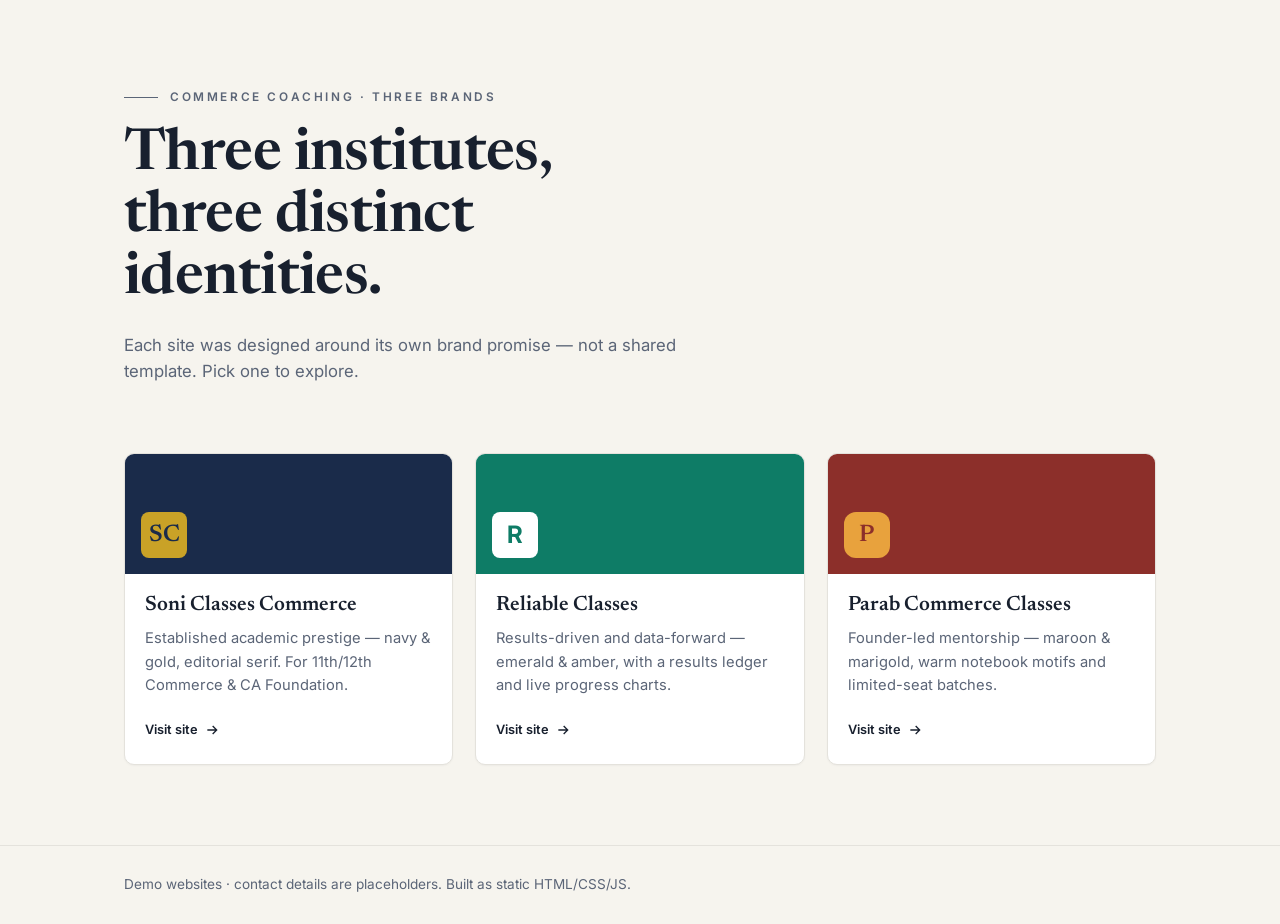
<file: index.html>
<!DOCTYPE html>
<html lang="en">
<head>
  <meta charset="UTF-8" />
  <meta name="viewport" content="width=device-width, initial-scale=1.0" />
  <title>Commerce Coaching Websites — Three Brands</title>
  <meta name="description" content="Three distinct commerce coaching institute websites: Soni Classes Commerce, Reliable Classes, and Parab Commerce Classes." />
  <link rel="icon" href="data:image/svg+xml,%3Csvg xmlns='http://www.w3.org/2000/svg' viewBox='0 0 32 32'%3E%3Crect width='32' height='32' rx='6' fill='%231A2B4A'/%3E%3Ctext x='16' y='22' font-family='Georgia,serif' font-size='16' fill='%23C9A227' text-anchor='middle'%3EC%3C/text%3E%3C/svg%3E" />
  <link rel="preconnect" href="https://fonts.googleapis.com" />
  <link rel="preconnect" href="https://fonts.gstatic.com" crossorigin />
  <link href="https://fonts.googleapis.com/css2?family=Newsreader:opsz,wght@6..72,400;6..72,600&family=Inter:wght@400;500;600&display=swap" rel="stylesheet" />
  <style>
    :root {
      --ink: #18202e;
      --muted: #5b6577;
      --line: #e4e2dc;
      --bg: #f6f4ee;
      --card: #ffffff;
    }
    * { box-sizing: border-box; margin: 0; padding: 0; }
    body {
      font-family: "Inter", system-ui, sans-serif;
      color: var(--ink);
      background: var(--bg);
      line-height: 1.6;
      -webkit-font-smoothing: antialiased;
    }
    .wrap { max-width: 1080px; margin: 0 auto; padding: 0 24px; }
    header.hero { padding: 88px 0 40px; }
    .eyebrow {
      font-size: 0.74rem; letter-spacing: 0.22em; text-transform: uppercase;
      color: var(--muted); font-weight: 600; margin-bottom: 18px;
      display: flex; align-items: center; gap: 12px;
    }
    .eyebrow::before { content: ""; width: 34px; height: 1px; background: var(--muted); }
    h1 {
      font-family: "Newsreader", Georgia, serif; font-weight: 600;
      font-size: clamp(2.2rem, 5vw, 3.6rem); line-height: 1.08;
      letter-spacing: -0.01em; max-width: 16ch;
    }
    .lede { margin-top: 20px; max-width: 56ch; color: var(--muted); font-size: 1.05rem; }
    .grid {
      display: grid; grid-template-columns: repeat(3, 1fr); gap: 22px;
      padding: 28px 0 80px;
    }
    @media (max-width: 880px) { .grid { grid-template-columns: 1fr; max-width: 460px; } }
    .card {
      background: var(--card); border: 1px solid var(--line); border-radius: 10px;
      overflow: hidden; display: flex; flex-direction: column;
      text-decoration: none; color: inherit;
      transition: transform .25s ease, box-shadow .25s ease, border-color .25s ease;
      box-shadow: 0 1px 2px rgba(20,30,50,.04);
    }
    .card:hover { transform: translateY(-5px); box-shadow: 0 18px 40px rgba(20,30,50,.13); }
    .card:focus-visible { outline: 3px solid #888; outline-offset: 3px; }
    .swatch { height: 120px; display: flex; align-items: flex-end; padding: 16px; position: relative; }
    .swatch .mark {
      font-family: "Newsreader", Georgia, serif; font-size: 1.5rem; font-weight: 600;
      width: 46px; height: 46px; border-radius: 8px; display: grid; place-items: center;
    }
    .soni  .swatch { background: #1A2B4A; }
    .soni  .mark { background: #C9A227; color: #1A2B4A; }
    .reliable .swatch { background: #0E7C66; }
    .reliable .mark { background: #ffffff; color: #0E7C66; font-family: "Inter"; font-weight: 700; }
    .parab .swatch { background: #8C2F2A; }
    .parab .mark { background: #E8A23D; color: #8C2F2A; border-radius: 12px; }
    .body { padding: 20px 20px 24px; display: flex; flex-direction: column; gap: 8px; flex: 1; }
    .body h2 { font-family: "Newsreader", Georgia, serif; font-weight: 600; font-size: 1.3rem; line-height: 1.2; }
    .body p { color: var(--muted); font-size: 0.92rem; }
    .tag { margin-top: auto; padding-top: 14px; font-size: 0.8rem; font-weight: 600; color: var(--ink); display: inline-flex; align-items: center; gap: 6px; }
    .tag svg { transition: transform .25s ease; }
    .card:hover .tag svg { transform: translateX(4px); }
    footer { border-top: 1px solid var(--line); padding: 28px 0; color: var(--muted); font-size: 0.85rem; }
  </style>
</head>
<body>
  <header class="hero">
    <div class="wrap">
      <p class="eyebrow">Commerce Coaching · Three Brands</p>
      <h1>Three institutes, three distinct identities.</h1>
      <p class="lede">Each site was designed around its own brand promise — not a shared template. Pick one to explore.</p>
    </div>
  </header>

  <main class="wrap">
    <div class="grid">
      <a class="card soni" href="soni-classes/index.html">
        <div class="swatch"><span class="mark">SC</span></div>
        <div class="body">
          <h2>Soni Classes Commerce</h2>
          <p>Established academic prestige — navy &amp; gold, editorial serif. For 11th/12th Commerce &amp; CA Foundation.</p>
          <span class="tag">Visit site
            <svg width="16" height="16" viewBox="0 0 24 24" fill="none" stroke="currentColor" stroke-width="2" aria-hidden="true"><path d="M5 12h14M13 6l6 6-6 6"/></svg>
          </span>
        </div>
      </a>

      <a class="card reliable" href="reliable-classes/index.html">
        <div class="swatch"><span class="mark">R</span></div>
        <div class="body">
          <h2>Reliable Classes</h2>
          <p>Results-driven and data-forward — emerald &amp; amber, with a results ledger and live progress charts.</p>
          <span class="tag">Visit site
            <svg width="16" height="16" viewBox="0 0 24 24" fill="none" stroke="currentColor" stroke-width="2" aria-hidden="true"><path d="M5 12h14M13 6l6 6-6 6"/></svg>
          </span>
        </div>
      </a>

      <a class="card parab" href="parab-classes/index.html">
        <div class="swatch"><span class="mark">P</span></div>
        <div class="body">
          <h2>Parab Commerce Classes</h2>
          <p>Founder-led mentorship — maroon &amp; marigold, warm notebook motifs and limited-seat batches.</p>
          <span class="tag">Visit site
            <svg width="16" height="16" viewBox="0 0 24 24" fill="none" stroke="currentColor" stroke-width="2" aria-hidden="true"><path d="M5 12h14M13 6l6 6-6 6"/></svg>
          </span>
        </div>
      </a>
    </div>
  </main>

  <footer>
    <div class="wrap">Demo websites · contact details are placeholders. Built as static HTML/CSS/JS.</div>
  </footer>
</body>
</html>
</file>
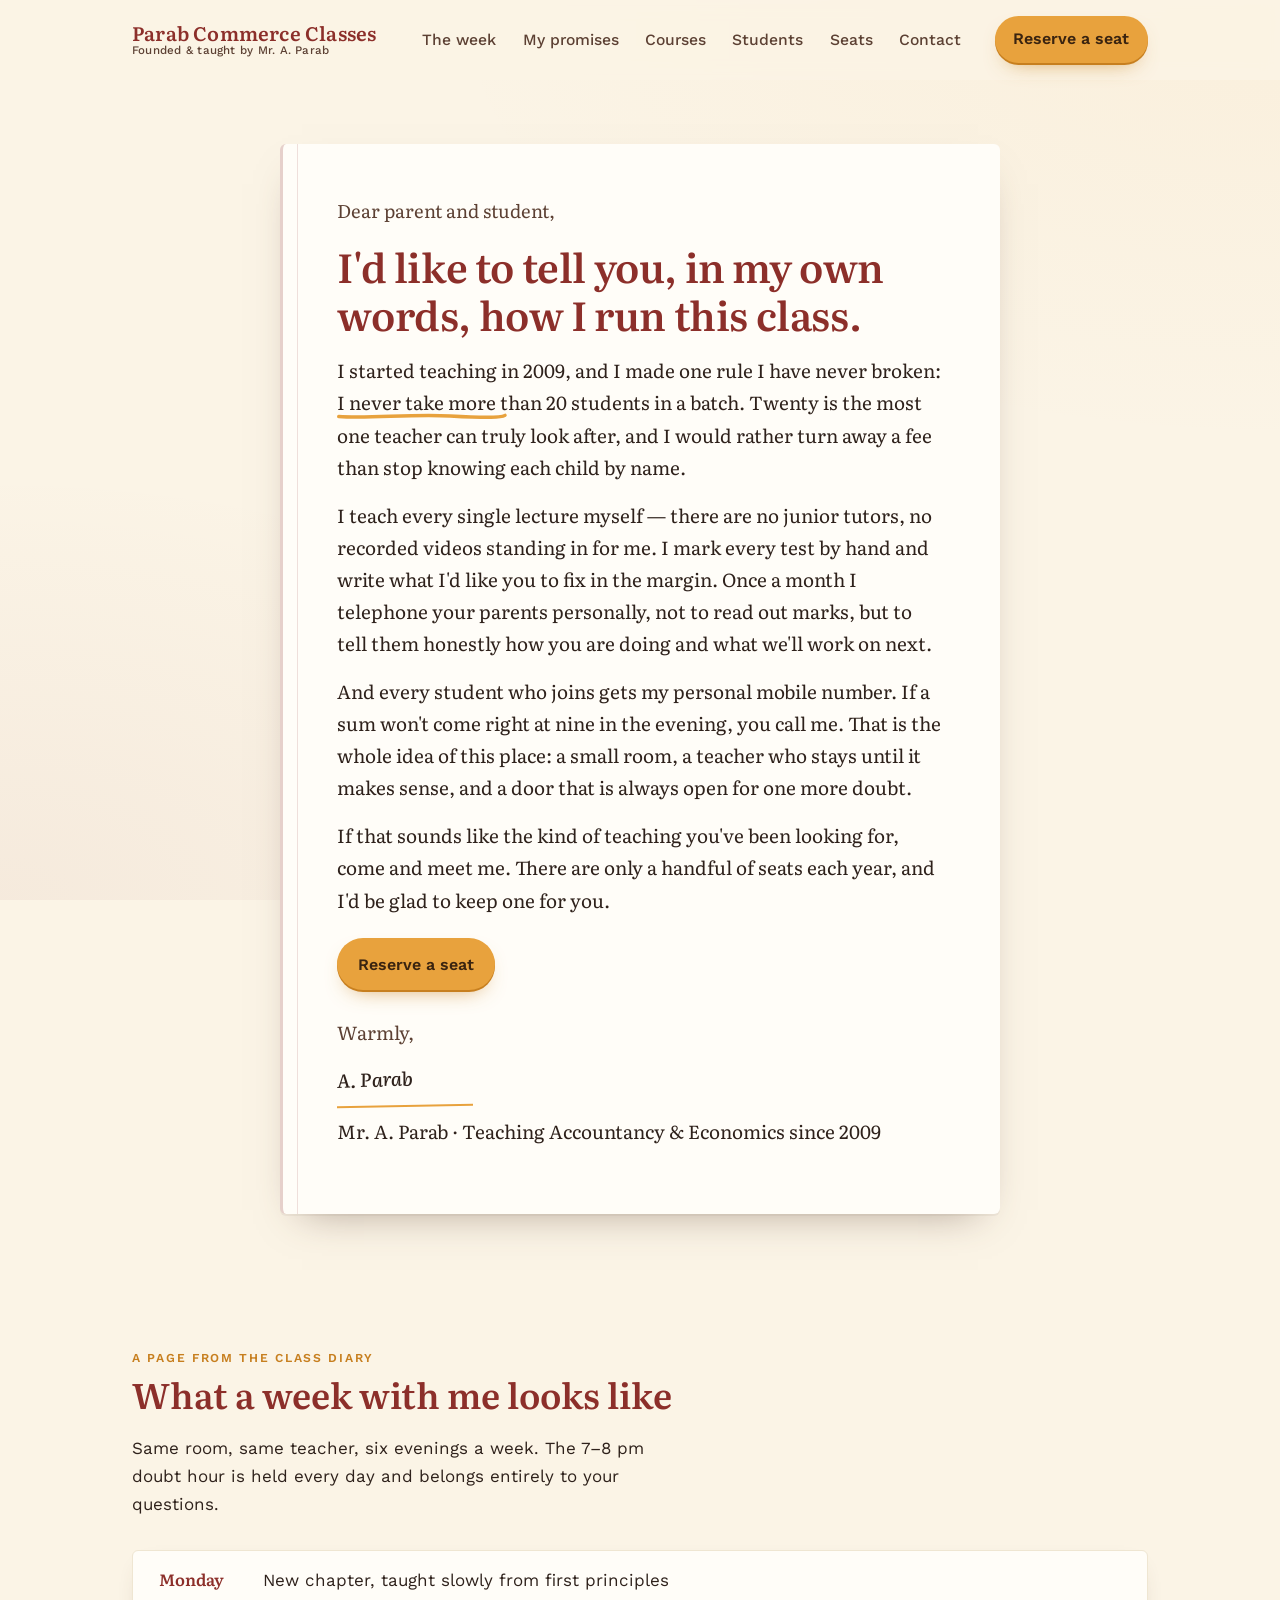
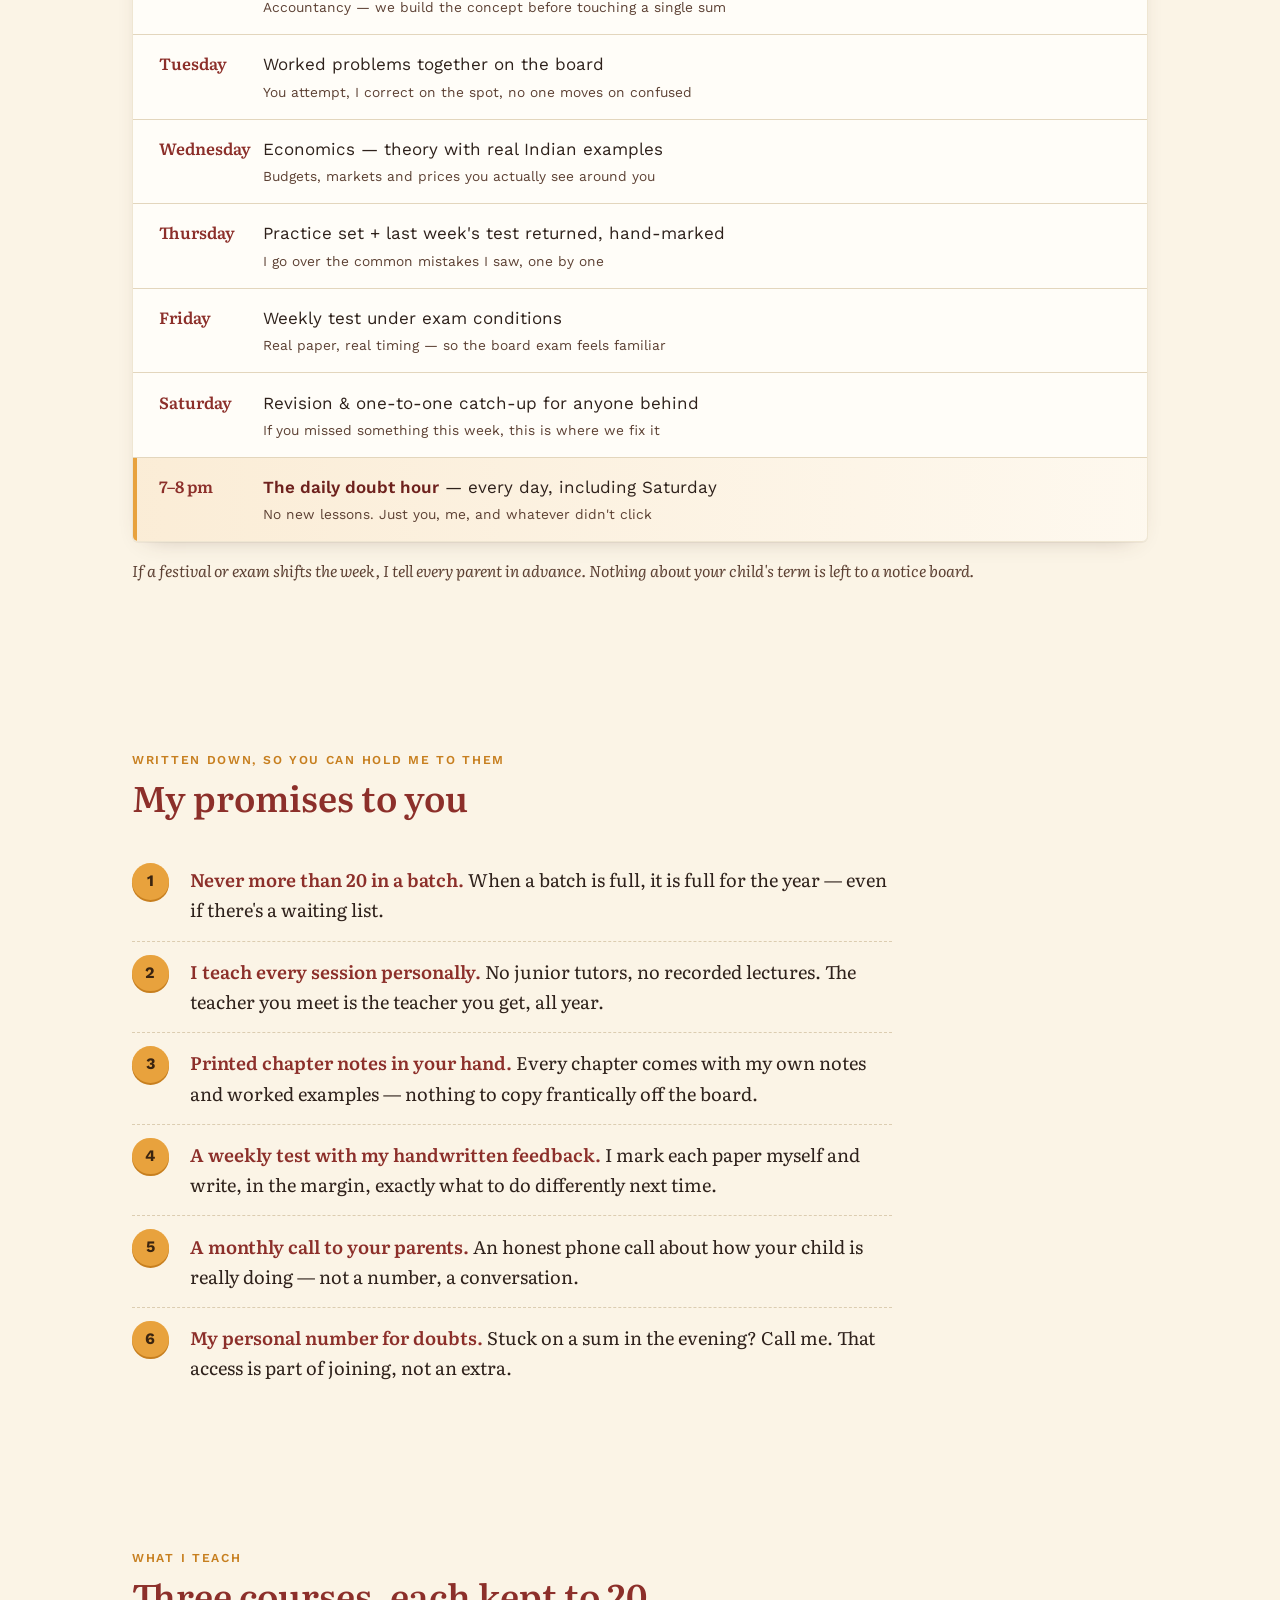
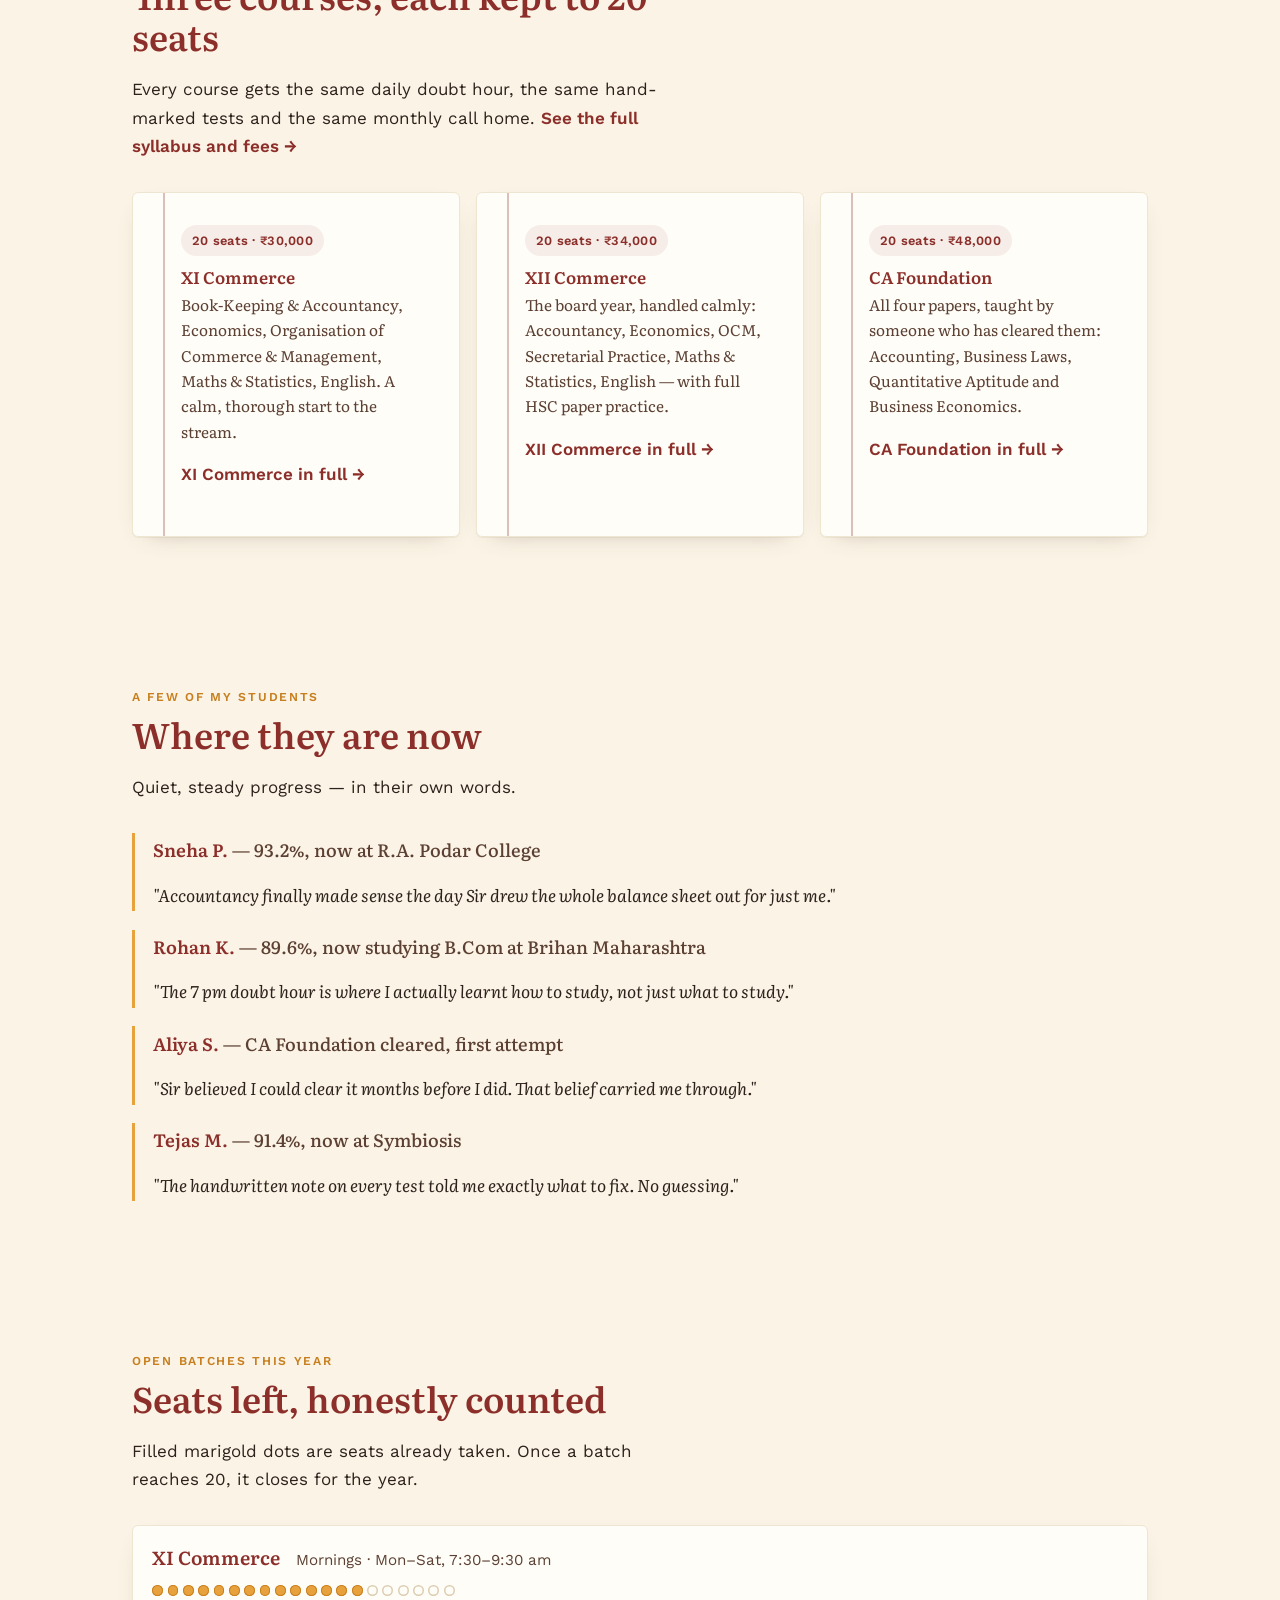
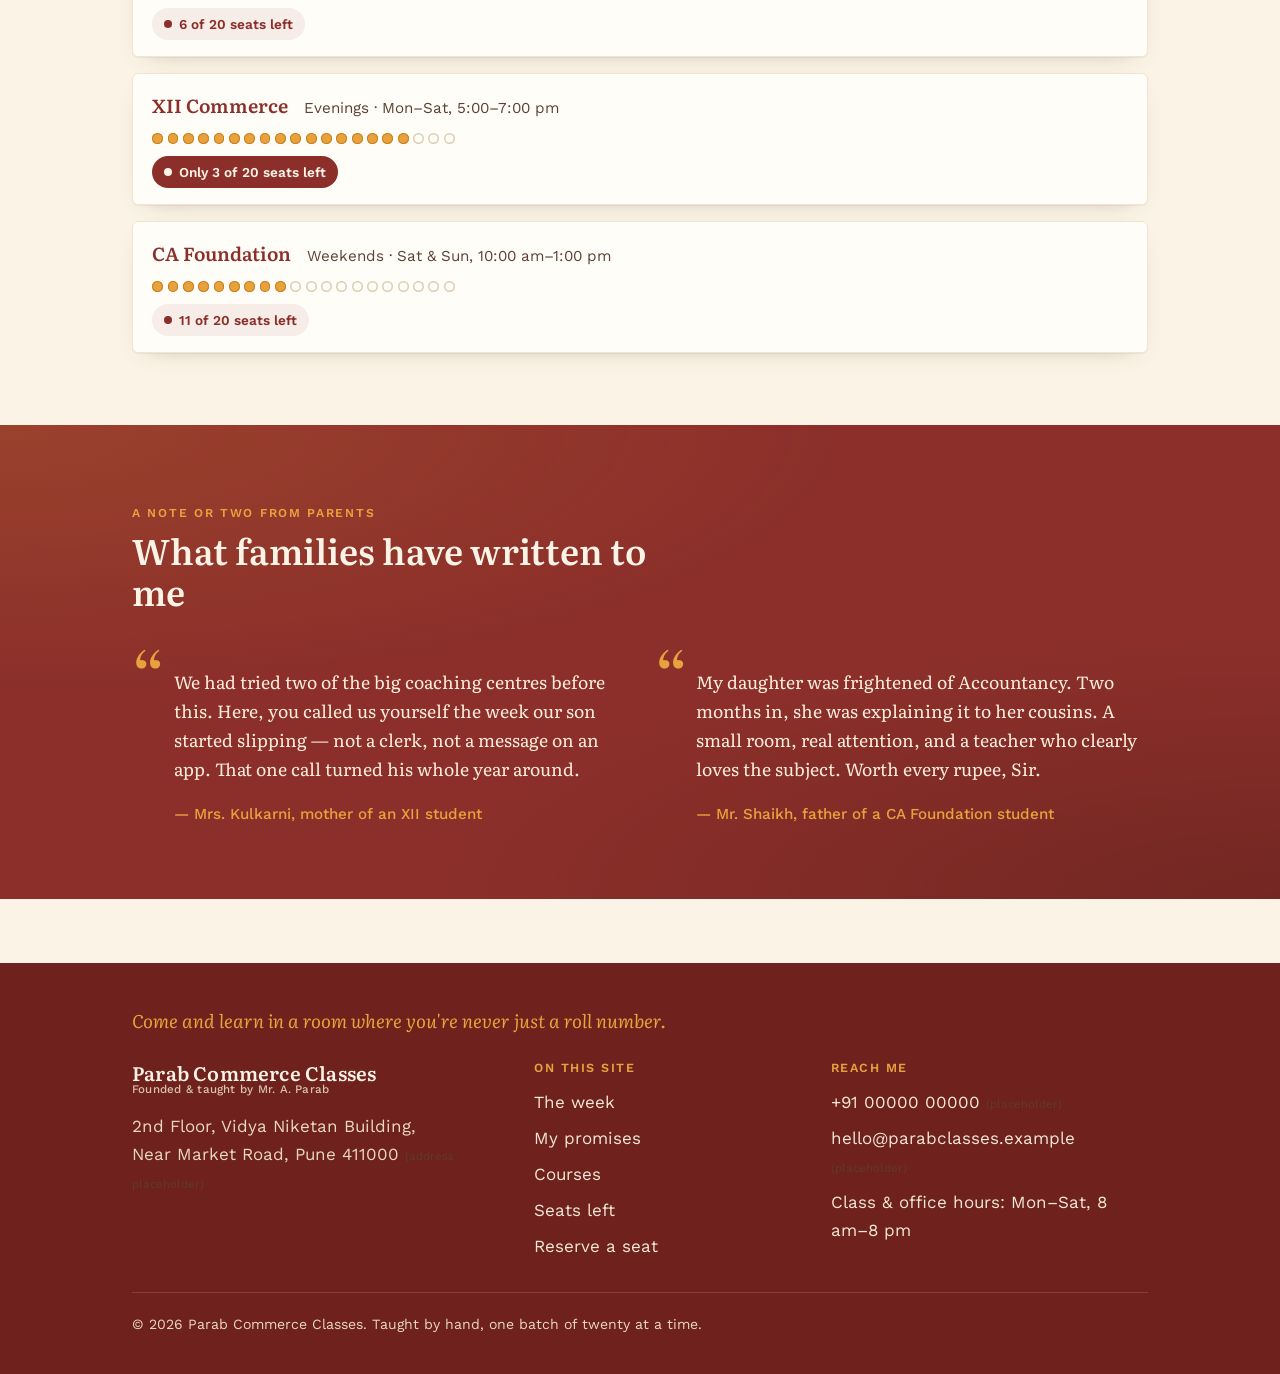
<file: parab-classes/index.html>
<!DOCTYPE html>
<html lang="en">
<head>
  <meta charset="UTF-8" />
  <meta name="viewport" content="width=device-width, initial-scale=1.0" />
  <title>Parab Commerce Classes — a small, personally taught commerce class</title>
  <meta name="description" content="A letter from Parab Sir: never more than 20 students a batch, every lecture taught by me, a monthly call to your parents, and my personal number for doubts. XI &amp; XII Commerce and CA Foundation since 2009." />
  <link rel="icon" href="data:image/svg+xml,%3Csvg xmlns='http://www.w3.org/2000/svg' viewBox='0 0 32 32'%3E%3Crect width='32' height='32' rx='8' fill='%238C2F2A'/%3E%3Ctext x='16' y='23' font-family='Georgia, serif' font-size='20' font-weight='700' fill='%23FBF4E6' text-anchor='middle'%3EP%3C/text%3E%3C/svg%3E" />
  <link rel="preconnect" href="https://fonts.googleapis.com" />
  <link rel="preconnect" href="https://fonts.gstatic.com" crossorigin />
  <link href="https://fonts.googleapis.com/css2?family=Literata:ital,wght@0,400;0,500;0,600;1,400;1,500&amp;family=Work+Sans:ital,wght@0,400;0,500;0,600;1,400&amp;display=swap" rel="stylesheet" />
  <link rel="stylesheet" href="css/styles.css" />
  <script src="js/main.js" defer></script>
</head>
<body>
  <a class="skip-link" href="#main">Skip to content</a>

  <!-- ===================== Header ===================== -->
  <header class="site-header">
    <div class="container">
      <nav class="nav" id="nav" aria-label="Primary">
        <a class="brand" href="index.html">
          <span class="brand-name">Parab Commerce Classes</span>
          <span class="brand-sub">Founded &amp; taught by Mr. A. Parab</span>
        </a>
        <button class="nav-toggle" id="navToggle" aria-expanded="false" aria-controls="navLinks" aria-label="Open menu">
          <svg width="24" height="24" viewBox="0 0 24 24" fill="none" stroke="currentColor" stroke-width="2" stroke-linecap="round" aria-hidden="true"><path d="M4 6h16M4 12h16M4 18h16"/></svg>
        </button>
        <ul class="nav-links" id="navLinks">
          <li><a href="#week">The week</a></li>
          <li><a href="#promises">My promises</a></li>
          <li><a href="courses.html">Courses</a></li>
          <li><a href="#results">Students</a></li>
          <li><a href="#seats">Seats</a></li>
          <li><a href="contact.html">Contact</a></li>
        </ul>
        <a class="btn btn-primary nav-cta" href="contact.html">Reserve a seat</a>
      </nav>
    </div>
  </header>

  <main id="main">

    <!-- ===================== HERO — the letter ===================== -->
    <section class="hero" aria-labelledby="letter-h">
      <div class="container">
        <article class="letter reveal">
          <p class="salutation">Dear parent and student,</p>
          <h1 id="letter-h">I'd like to tell you, in my own words, how I run this class.</h1>

          <p>I started teaching in 2009, and I made one rule I have never broken:
            <span class="mark">I never take more than 20 students in a batch.<svg class="mark-line" viewBox="0 0 300 14" preserveAspectRatio="none" aria-hidden="true"><path d="M3 8 C 60 12, 130 3, 200 7 S 290 10, 297 6"/></svg></span>
            Twenty is the most one teacher can truly look after, and I would rather turn away a fee than stop knowing each child by name.</p>

          <p>I teach every single lecture myself &mdash; there are no junior tutors, no recorded videos standing in for me. I mark every test by hand and write what I'd like you to fix in the margin. Once a month I telephone your parents personally, not to read out marks, but to tell them honestly how you are doing and what we'll work on next.</p>

          <p>And every student who joins gets my personal mobile number. If a sum won't come right at nine in the evening, you call me. That is the whole idea of this place: a small room, a teacher who stays until it makes sense, and a door that is always open for one more doubt.</p>

          <p>If that sounds like the kind of teaching you've been looking for, come and meet me. There are only a handful of seats each year, and I'd be glad to keep one for you.</p>

          <p class="inline-cta"><a class="btn btn-primary" href="contact.html">Reserve a seat</a></p>

          <p class="signoff">Warmly,</p>
          <p class="signature">A. Parab</p>
          <span class="signature-line" aria-hidden="true"></span>
          <p class="tenure">Mr. A. Parab &middot; Teaching Accountancy &amp; Economics since 2009</p>
        </article>
      </div>
    </section>

    <!-- ===================== WHAT A WEEK LOOKS LIKE ===================== -->
    <section class="section" id="week" aria-labelledby="week-h">
      <div class="container">
        <div class="section-head reveal">
          <p class="kicker">A page from the class diary</p>
          <h2 id="week-h">What a week with me looks like</h2>
          <p>Same room, same teacher, six evenings a week. The 7&ndash;8 pm doubt hour is held every day and belongs entirely to your questions.</p>
        </div>

        <div class="diary reveal" role="table" aria-label="Weekly class timetable">
          <div class="diary-row" role="row">
            <span class="day" role="rowheader">Monday</span>
            <span class="topic" role="cell">New chapter, taught slowly from first principles<small>Accountancy &mdash; we build the concept before touching a single sum</small></span>
          </div>
          <div class="diary-row" role="row">
            <span class="day" role="rowheader">Tuesday</span>
            <span class="topic" role="cell">Worked problems together on the board<small>You attempt, I correct on the spot, no one moves on confused</small></span>
          </div>
          <div class="diary-row" role="row">
            <span class="day" role="rowheader">Wednesday</span>
            <span class="topic" role="cell">Economics &mdash; theory with real Indian examples<small>Budgets, markets and prices you actually see around you</small></span>
          </div>
          <div class="diary-row" role="row">
            <span class="day" role="rowheader">Thursday</span>
            <span class="topic" role="cell">Practice set + last week's test returned, hand-marked<small>I go over the common mistakes I saw, one by one</small></span>
          </div>
          <div class="diary-row" role="row">
            <span class="day" role="rowheader">Friday</span>
            <span class="topic" role="cell">Weekly test under exam conditions<small>Real paper, real timing &mdash; so the board exam feels familiar</small></span>
          </div>
          <div class="diary-row" role="row">
            <span class="day" role="rowheader">Saturday</span>
            <span class="topic" role="cell">Revision &amp; one-to-one catch-up for anyone behind<small>If you missed something this week, this is where we fix it</small></span>
          </div>
          <div class="diary-row doubt" role="row">
            <span class="day" role="rowheader">7&ndash;8 pm</span>
            <span class="topic" role="cell"><strong>The daily doubt hour</strong> &mdash; every day, including Saturday<small>No new lessons. Just you, me, and whatever didn't click</small></span>
          </div>
        </div>
        <p class="diary-note">If a festival or exam shifts the week, I tell every parent in advance. Nothing about your child's term is left to a notice board.</p>
      </div>
    </section>

    <!-- ===================== MY PROMISES ===================== -->
    <section class="section" id="promises" aria-labelledby="promises-h">
      <div class="container">
        <div class="section-head reveal">
          <p class="kicker">Written down, so you can hold me to them</p>
          <h2 id="promises-h">My promises to you</h2>
        </div>
        <ol class="promises reveal">
          <li><strong>Never more than 20 in a batch.</strong> When a batch is full, it is full for the year &mdash; even if there's a waiting list.</li>
          <li><strong>I teach every session personally.</strong> No junior tutors, no recorded lectures. The teacher you meet is the teacher you get, all year.</li>
          <li><strong>Printed chapter notes in your hand.</strong> Every chapter comes with my own notes and worked examples &mdash; nothing to copy frantically off the board.</li>
          <li><strong>A weekly test with my handwritten feedback.</strong> I mark each paper myself and write, in the margin, exactly what to do differently next time.</li>
          <li><strong>A monthly call to your parents.</strong> An honest phone call about how your child is really doing &mdash; not a number, a conversation.</li>
          <li><strong>My personal number for doubts.</strong> Stuck on a sum in the evening? Call me. That access is part of joining, not an extra.</li>
        </ol>
      </div>
    </section>

    <!-- ===================== COURSES (preview) ===================== -->
    <section class="section" id="courses" aria-labelledby="courses-h">
      <div class="container">
        <div class="section-head reveal">
          <p class="kicker">What I teach</p>
          <h2 id="courses-h">Three courses, each kept to 20 seats</h2>
          <p>Every course gets the same daily doubt hour, the same hand-marked tests and the same monthly call home. <a class="ink-link" href="courses.html">See the full syllabus and fees</a></p>
        </div>
        <div class="courses-stack preview reveal">
          <article class="notebook course-mini">
            <span class="tag">20 seats &middot; &#8377;30,000</span>
            <h3>XI Commerce</h3>
            <p class="subs">Book-Keeping &amp; Accountancy, Economics, Organisation of Commerce &amp; Management, Maths &amp; Statistics, English. A calm, thorough start to the stream.</p>
            <p><a class="ink-link" href="courses.html#xi">XI Commerce in full</a></p>
          </article>
          <article class="notebook course-mini">
            <span class="tag">20 seats &middot; &#8377;34,000</span>
            <h3>XII Commerce</h3>
            <p class="subs">The board year, handled calmly: Accountancy, Economics, OCM, Secretarial Practice, Maths &amp; Statistics, English &mdash; with full HSC paper practice.</p>
            <p><a class="ink-link" href="courses.html#xii">XII Commerce in full</a></p>
          </article>
          <article class="notebook course-mini">
            <span class="tag">20 seats &middot; &#8377;48,000</span>
            <h3>CA Foundation</h3>
            <p class="subs">All four papers, taught by someone who has cleared them: Accounting, Business Laws, Quantitative Aptitude and Business Economics.</p>
            <p><a class="ink-link" href="courses.html#ca">CA Foundation in full</a></p>
          </article>
        </div>
      </div>
    </section>

    <!-- ===================== RESULTS / STUDENTS ===================== -->
    <section class="section" id="results" aria-labelledby="results-h">
      <div class="container">
        <div class="section-head reveal">
          <p class="kicker">A few of my students</p>
          <h2 id="results-h">Where they are now</h2>
          <p>Quiet, steady progress &mdash; in their own words.</p>
        </div>
        <ul class="results-list reveal">
          <li>
            <p class="who">Sneha P. <span class="score">&mdash; 93.2%, now at R.A. Podar College</span></p>
            <p class="quote">"Accountancy finally made sense the day Sir drew the whole balance sheet out for just me."</p>
          </li>
          <li>
            <p class="who">Rohan K. <span class="score">&mdash; 89.6%, now studying B.Com at Brihan Maharashtra</span></p>
            <p class="quote">"The 7 pm doubt hour is where I actually learnt how to study, not just what to study."</p>
          </li>
          <li>
            <p class="who">Aliya S. <span class="score">&mdash; CA Foundation cleared, first attempt</span></p>
            <p class="quote">"Sir believed I could clear it months before I did. That belief carried me through."</p>
          </li>
          <li>
            <p class="who">Tejas M. <span class="score">&mdash; 91.4%, now at Symbiosis</span></p>
            <p class="quote">"The handwritten note on every test told me exactly what to fix. No guessing."</p>
          </li>
        </ul>
      </div>
    </section>

    <!-- ===================== SEATS / SCARCITY ===================== -->
    <section class="section" id="seats" aria-labelledby="seats-h">
      <div class="container">
        <div class="section-head reveal">
          <p class="kicker">Open batches this year</p>
          <h2 id="seats-h">Seats left, honestly counted</h2>
          <p>Filled marigold dots are seats already taken. Once a batch reaches 20, it closes for the year.</p>
        </div>
        <ul class="batch-list reveal">
          <li class="batch-row">
            <div class="b-head">
              <span class="b-name">XI Commerce</span>
              <span class="b-time">Mornings &middot; Mon&ndash;Sat, 7:30&ndash;9:30 am</span>
            </div>
            <span class="seat-dots" role="img" aria-label="14 of 20 seats taken, 6 seats left">
              <span class="dot"></span><span class="dot"></span><span class="dot"></span><span class="dot"></span><span class="dot"></span><span class="dot"></span><span class="dot"></span><span class="dot"></span><span class="dot"></span><span class="dot"></span><span class="dot"></span><span class="dot"></span><span class="dot"></span><span class="dot"></span><span class="dot empty"></span><span class="dot empty"></span><span class="dot empty"></span><span class="dot empty"></span><span class="dot empty"></span><span class="dot empty"></span>
            </span>
            <span class="seats-pill"><span class="seat-dot" aria-hidden="true"></span>6 of 20 seats left</span>
          </li>
          <li class="batch-row">
            <div class="b-head">
              <span class="b-name">XII Commerce</span>
              <span class="b-time">Evenings &middot; Mon&ndash;Sat, 5:00&ndash;7:00 pm</span>
            </div>
            <span class="seat-dots" role="img" aria-label="17 of 20 seats taken, 3 seats left">
              <span class="dot"></span><span class="dot"></span><span class="dot"></span><span class="dot"></span><span class="dot"></span><span class="dot"></span><span class="dot"></span><span class="dot"></span><span class="dot"></span><span class="dot"></span><span class="dot"></span><span class="dot"></span><span class="dot"></span><span class="dot"></span><span class="dot"></span><span class="dot"></span><span class="dot"></span><span class="dot empty"></span><span class="dot empty"></span><span class="dot empty"></span>
            </span>
            <span class="seats-pill is-low"><span class="seat-dot" aria-hidden="true"></span>Only 3 of 20 seats left</span>
          </li>
          <li class="batch-row">
            <div class="b-head">
              <span class="b-name">CA Foundation</span>
              <span class="b-time">Weekends &middot; Sat &amp; Sun, 10:00 am&ndash;1:00 pm</span>
            </div>
            <span class="seat-dots" role="img" aria-label="9 of 20 seats taken, 11 seats left">
              <span class="dot"></span><span class="dot"></span><span class="dot"></span><span class="dot"></span><span class="dot"></span><span class="dot"></span><span class="dot"></span><span class="dot"></span><span class="dot"></span><span class="dot empty"></span><span class="dot empty"></span><span class="dot empty"></span><span class="dot empty"></span><span class="dot empty"></span><span class="dot empty"></span><span class="dot empty"></span><span class="dot empty"></span><span class="dot empty"></span><span class="dot empty"></span><span class="dot empty"></span>
            </span>
            <span class="seats-pill"><span class="seat-dot" aria-hidden="true"></span>11 of 20 seats left</span>
          </li>
        </ul>
      </div>
    </section>

    <!-- ===================== PARENT LETTERS (band) ===================== -->
    <section class="section band" aria-labelledby="parents-h">
      <div class="container">
        <div class="section-head reveal">
          <p class="kicker">A note or two from parents</p>
          <h2 id="parents-h">What families have written to me</h2>
        </div>
        <div class="letters-grid reveal">
          <blockquote class="parent-letter">
            <p>We had tried two of the big coaching centres before this. Here, you called us yourself the week our son started slipping &mdash; not a clerk, not a message on an app. That one call turned his whole year around.</p>
            <cite>&mdash; Mrs. Kulkarni, mother of an XII student</cite>
          </blockquote>
          <blockquote class="parent-letter">
            <p>My daughter was frightened of Accountancy. Two months in, she was explaining it to her cousins. A small room, real attention, and a teacher who clearly loves the subject. Worth every rupee, Sir.</p>
            <cite>&mdash; Mr. Shaikh, father of a CA Foundation student</cite>
          </blockquote>
        </div>
      </div>
    </section>

  </main>

  <!-- ===================== Footer ===================== -->
  <footer class="site-footer">
    <div class="container">
      <p class="signoff-line">Come and learn in a room where you're never just a roll number.</p>
      <div class="footer-grid">
        <div>
          <a class="brand" href="index.html">
            <span class="brand-name">Parab Commerce Classes</span>
            <span class="brand-sub">Founded &amp; taught by Mr. A. Parab</span>
          </a>
          <p style="margin-top:1rem;">
            2nd Floor, Vidya Niketan Building,<br />
            Near Market Road, Pune 411000
            <span class="placeholder-tag">(address placeholder)</span>
          </p>
        </div>
        <nav aria-label="Footer">
          <h4>On this site</h4>
          <ul class="footer-links">
            <li><a href="#week">The week</a></li>
            <li><a href="#promises">My promises</a></li>
            <li><a href="courses.html">Courses</a></li>
            <li><a href="#seats">Seats left</a></li>
            <li><a href="contact.html">Reserve a seat</a></li>
          </ul>
        </nav>
        <div>
          <h4>Reach me</h4>
          <ul class="footer-links">
            <li><a href="tel:+910000000000">+91 00000 00000 <span class="placeholder-tag">(placeholder)</span></a></li>
            <li><a href="mailto:hello@parabclasses.example">hello@parabclasses.example <span class="placeholder-tag">(placeholder)</span></a></li>
            <li>Class &amp; office hours: Mon&ndash;Sat, 8 am&ndash;8 pm</li>
          </ul>
        </div>
      </div>
      <p class="footer-bottom">&copy; 2026 Parab Commerce Classes. Taught by hand, one batch of twenty at a time.</p>
    </div>
  </footer>

</body>
</html>
</file>
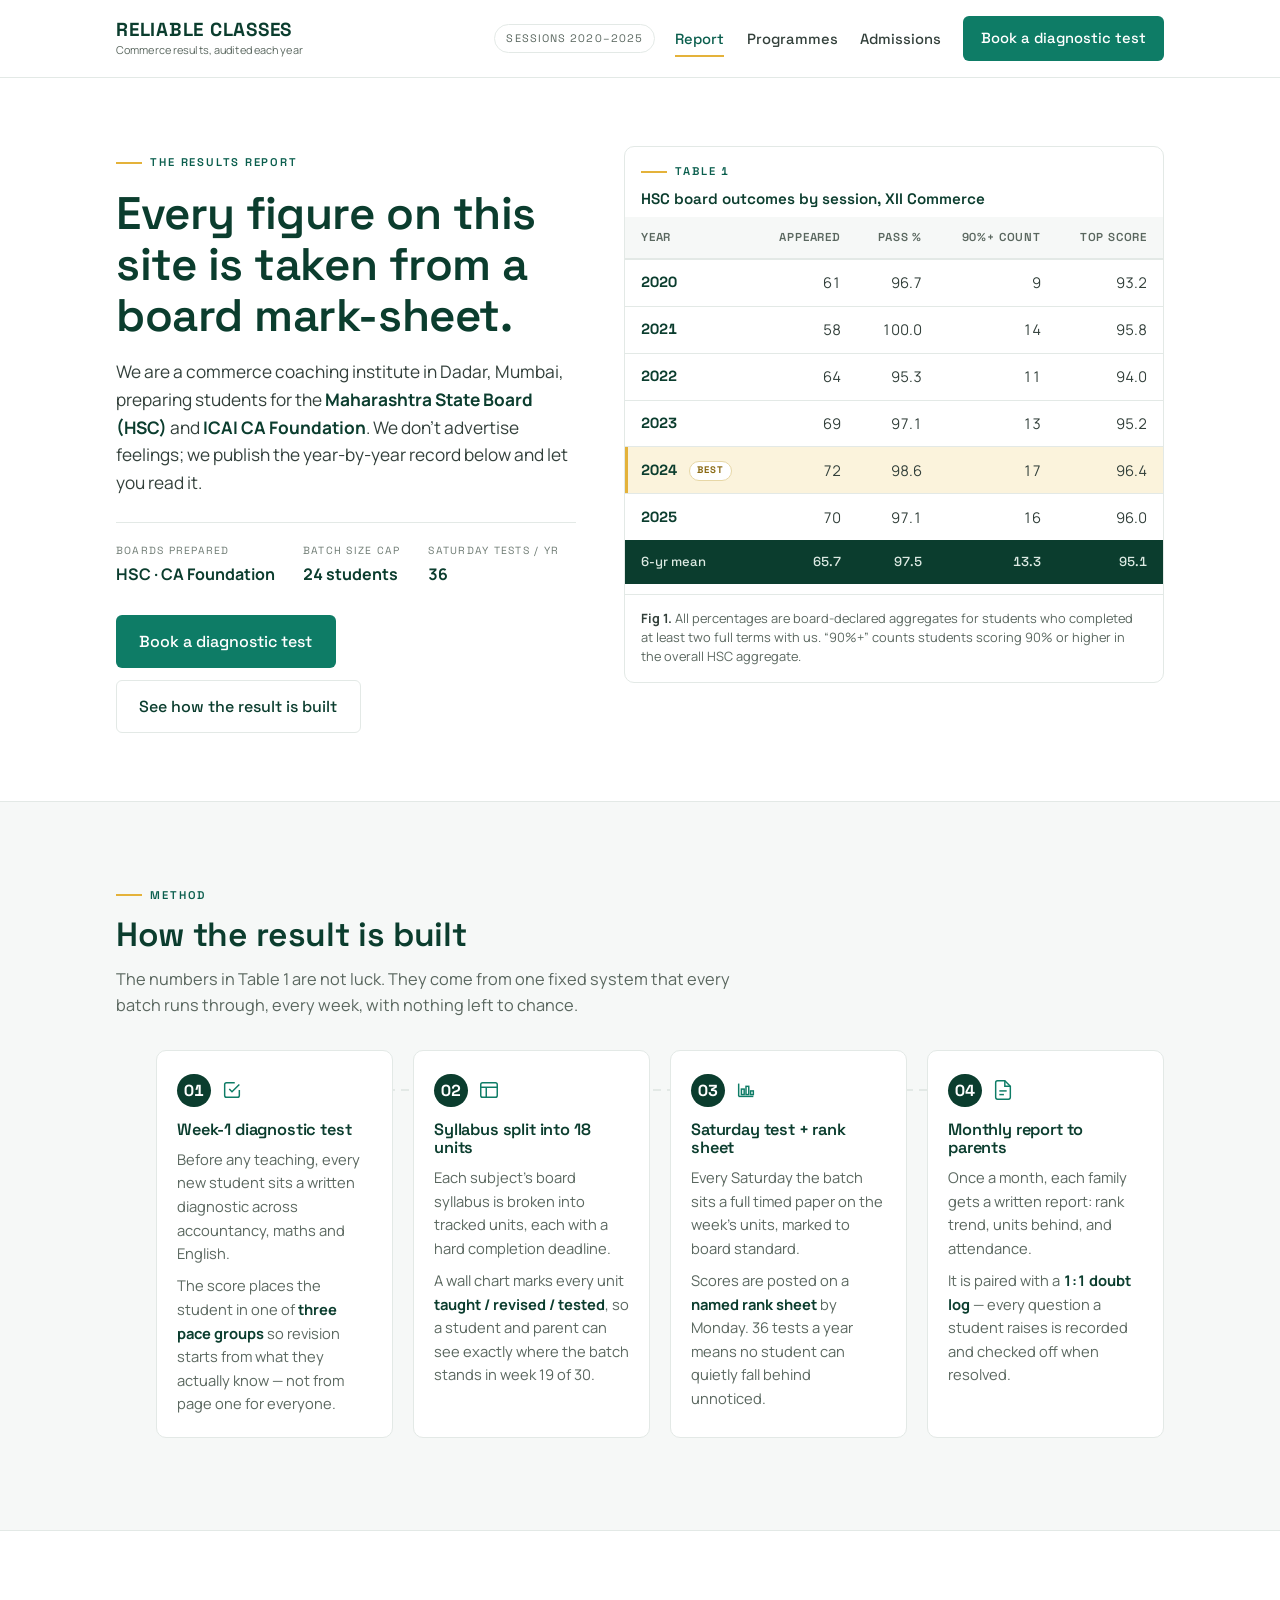
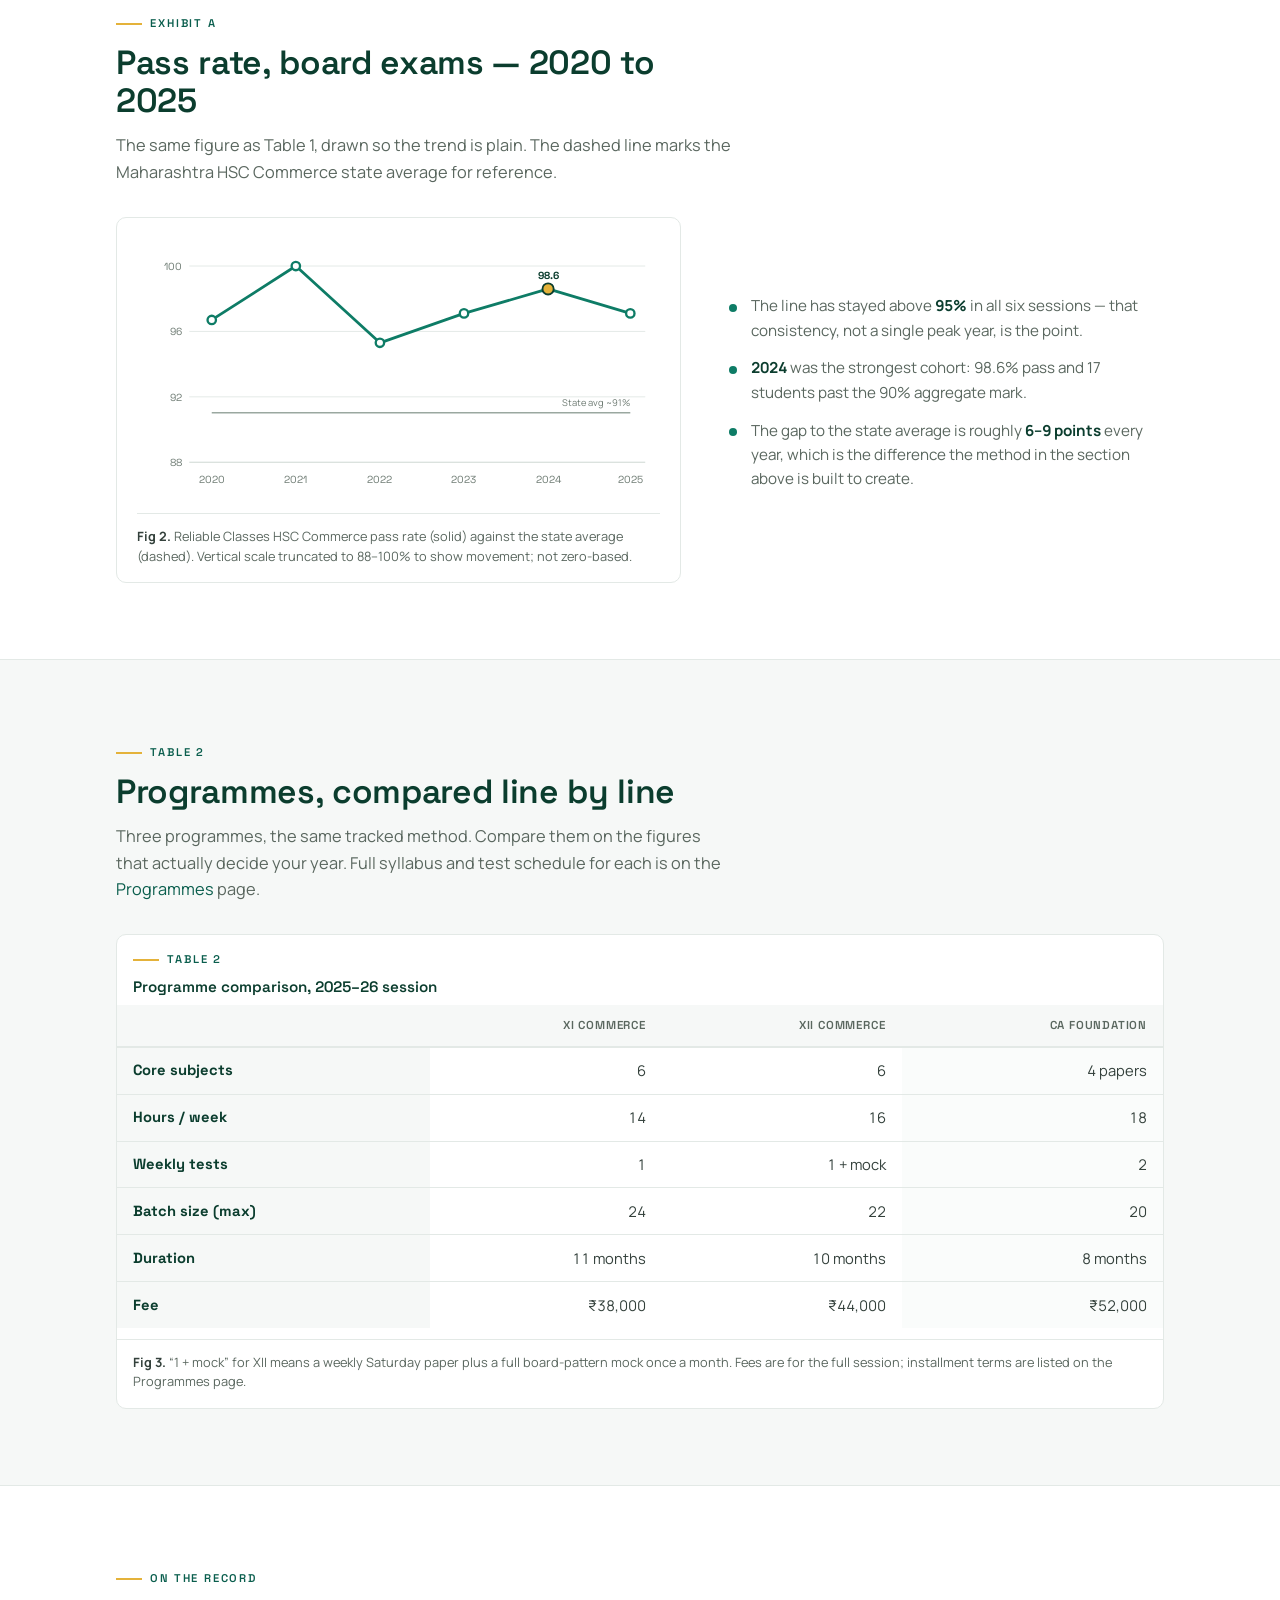
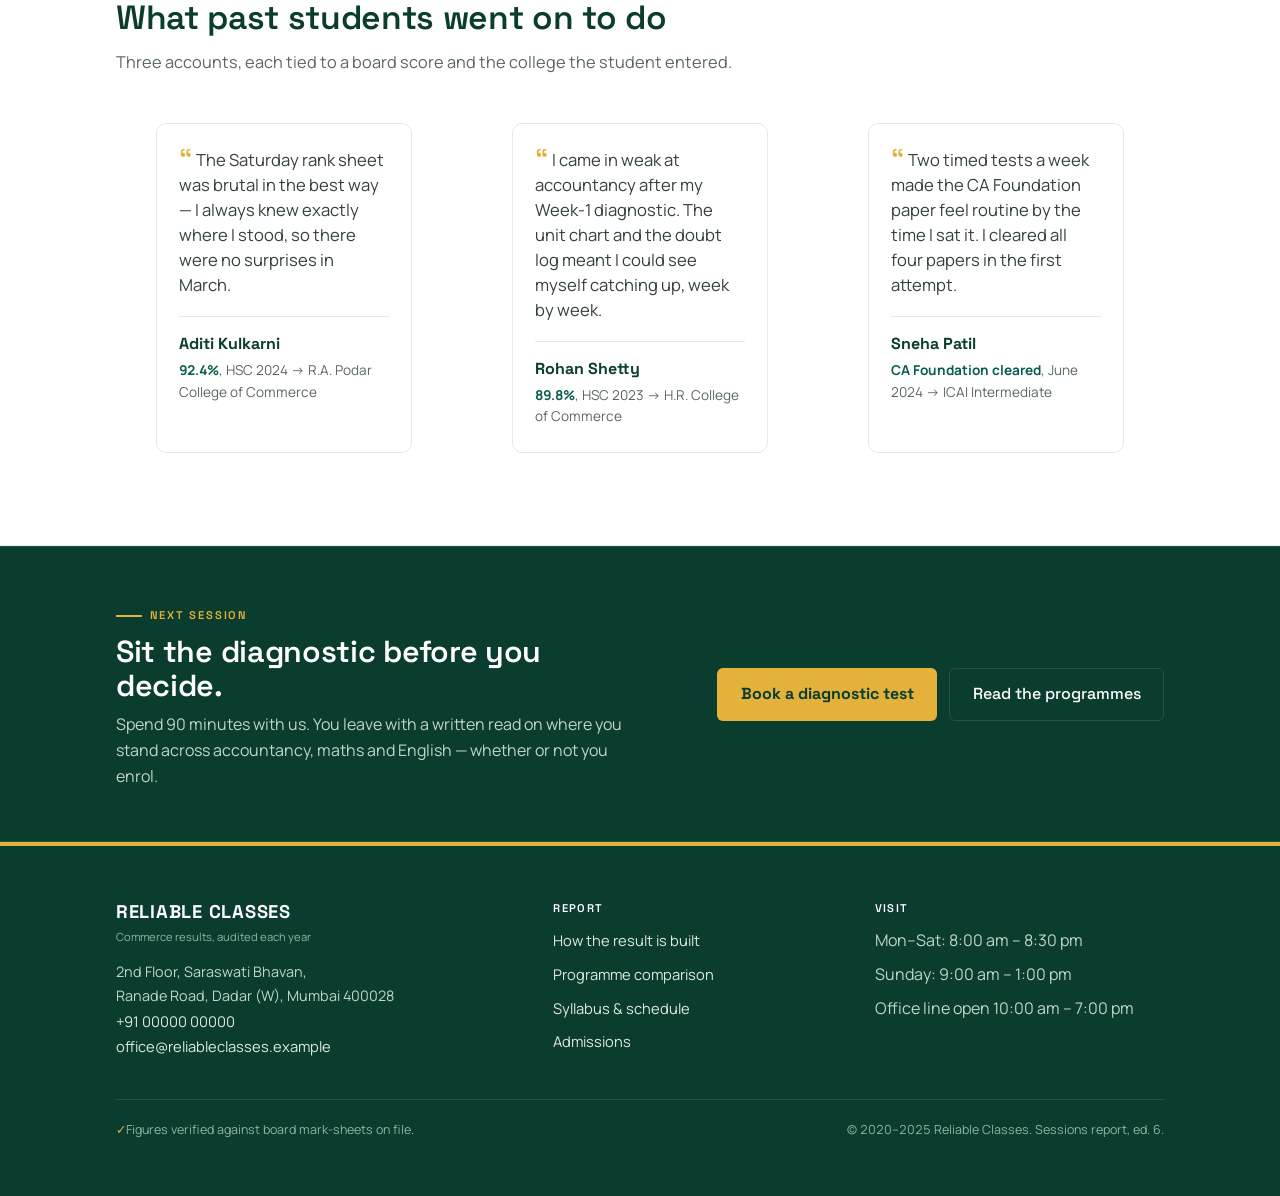
<file: reliable-classes/index.html>
<!DOCTYPE html>
<html lang="en">
<head>
  <meta charset="UTF-8">
  <meta name="viewport" content="width=device-width, initial-scale=1.0">
  <title>Reliable Classes — The Results Report, Sessions 2020–2025</title>
  <meta name="description" content="Reliable Classes is a commerce coaching institute that publishes a year-by-year record of its board results. XI Commerce, XII Commerce and CA Foundation, with every claim backed by a verified figure.">
  <meta name="theme-color" content="#0B3D2E">
  <link rel="icon" href="data:image/svg+xml,%3Csvg xmlns='http://www.w3.org/2000/svg' viewBox='0 0 32 32'%3E%3Crect width='32' height='32' rx='7' fill='%230B3D2E'/%3E%3Crect x='6' y='6' width='20' height='20' rx='2' fill='none' stroke='%23E4B23A' stroke-width='2'/%3E%3Cpath d='M9 20 L14 14 L18 17 L23 11' fill='none' stroke='%23fff' stroke-width='2' stroke-linecap='round' stroke-linejoin='round'/%3E%3C/svg%3E">
  <link rel="preconnect" href="https://fonts.googleapis.com">
  <link rel="preconnect" href="https://fonts.gstatic.com" crossorigin>
  <link href="https://fonts.googleapis.com/css2?family=Manrope:wght@400;500;600;700&family=Space+Grotesk:wght@500;600;700&display=swap" rel="stylesheet">
  <link rel="stylesheet" href="css/styles.css">
  <script src="js/main.js" defer></script>
</head>
<body>
  <a class="skip-link" href="#main">Skip to the report</a>
  <div class="nav-scrim" hidden aria-hidden="true"></div>

  <!-- ============================ HEADER ============================ -->
  <header class="site-header">
    <div class="container header__inner">
      <a class="brand" href="index.html">
        <span class="brand__name">Reliable Classes</span>
        <span class="brand__sub">Commerce results, audited each year</span>
      </a>
      <span class="header__period tnum">Sessions 2020–2025</span>
      <button class="nav-toggle" aria-expanded="false" aria-controls="primary-nav" aria-label="Open menu">
        <svg width="22" height="22" viewBox="0 0 24 24" fill="none" stroke="currentColor" stroke-width="2" aria-hidden="true"><line x1="3" y1="6" x2="21" y2="6"/><line x1="3" y1="12" x2="21" y2="12"/><line x1="3" y1="18" x2="21" y2="18"/></svg>
      </button>
      <nav class="primary" id="primary-nav" aria-label="Primary">
        <ul class="nav-links">
          <li><a href="index.html" aria-current="page">Report</a></li>
          <li><a href="courses.html">Programmes</a></li>
          <li><a href="contact.html">Admissions</a></li>
        </ul>
        <a class="btn btn--primary" href="contact.html">Book a diagnostic test</a>
      </nav>
    </div>
  </header>

  <main id="main">

    <!-- ============================ HERO / REPORT OPENER ============================ -->
    <section class="report-hero">
      <div class="container report-hero__inner">
        <div class="hero-grid">
          <div class="hero-statement">
            <span class="label">The Results Report</span>
            <h1>Every figure on this site is taken from a board mark-sheet.</h1>
            <p class="lede">We are a commerce coaching institute in Dadar, Mumbai, preparing students for the <b>Maharashtra State Board (HSC)</b> and <b>ICAI CA Foundation</b>. We don&rsquo;t advertise feelings; we publish the year-by-year record below and let you read it.</p>
            <dl class="hero-meta tnum">
              <div><dt>Boards prepared</dt><dd>HSC &middot; CA Foundation</dd></div>
              <div><dt>Batch size cap</dt><dd>24 students</dd></div>
              <div><dt>Saturday tests / yr</dt><dd>36</dd></div>
            </dl>
            <div class="hero-actions">
              <a class="btn btn--primary btn--lg" href="contact.html">Book a diagnostic test</a>
              <a class="btn btn--ghost btn--lg" href="#process">See how the result is built</a>
            </div>
          </div>

          <!-- THE DENSE DATA TABLE — this is the hero -->
          <figure class="table-wrap reveal" style="margin:0">
            <div class="table-scroll">
              <table class="report">
                <caption>
                  <span class="label">Table 1</span>
                  HSC board outcomes by session, XII Commerce
                </caption>
                <thead>
                  <tr>
                    <th scope="col">Year</th>
                    <th scope="col">Appeared</th>
                    <th scope="col">Pass %</th>
                    <th scope="col">90%+ count</th>
                    <th scope="col">Top score</th>
                  </tr>
                </thead>
                <tbody>
                  <tr><th scope="row">2020</th><td>61</td><td>96.7</td><td>9</td><td>93.2</td></tr>
                  <tr><th scope="row">2021</th><td>58</td><td>100.0</td><td>14</td><td>95.8</td></tr>
                  <tr><th scope="row">2022</th><td>64</td><td>95.3</td><td>11</td><td>94.0</td></tr>
                  <tr><th scope="row">2023</th><td>69</td><td>97.1</td><td>13</td><td>95.2</td></tr>
                  <tr class="is-best">
                    <th scope="row">2024 <span class="best-tag">Best</span></th>
                    <td>72</td><td>98.6</td><td>17</td><td>96.4</td>
                  </tr>
                  <tr><th scope="row">2025</th><td>70</td><td>97.1</td><td>16</td><td>96.0</td></tr>
                </tbody>
                <tfoot>
                  <tr><th scope="row">6-yr mean</th><td>65.7</td><td>97.5</td><td>13.3</td><td>95.1</td></tr>
                </tfoot>
              </table>
            </div>
            <figcaption class="fig-cap">
              <b>Fig 1.</b> All percentages are board-declared aggregates for students who completed at least two full terms with us. &ldquo;90%+&rdquo; counts students scoring 90% or higher in the overall HSC aggregate.
            </figcaption>
          </figure>
        </div>
      </div>
    </section>

    <!-- ============================ HOW THE RESULT IS BUILT ============================ -->
    <section class="section section--paper" id="process">
      <div class="container">
        <div class="section__head">
          <span class="label">Method</span>
          <h2>How the result is built</h2>
          <p>The numbers in Table 1 are not luck. They come from one fixed system that every batch runs through, every week, with nothing left to chance.</p>
        </div>

        <ol class="process">
          <li class="step reveal">
            <div class="step__node">
              <span class="step__num" aria-hidden="true"></span>
              <svg class="step__icon" width="22" height="22" viewBox="0 0 24 24" fill="none" stroke="currentColor" stroke-width="1.6" aria-hidden="true"><path d="M9 11l3 3 8-8"/><path d="M20 12v6a2 2 0 0 1-2 2H6a2 2 0 0 1-2-2V6a2 2 0 0 1 2-2h9"/></svg>
            </div>
            <h3>Week-1 diagnostic test</h3>
            <p>Before any teaching, every new student sits a written diagnostic across accountancy, maths and English.</p>
            <p class="step__detail">The score places the student in one of <b>three pace groups</b> so revision starts from what they actually know &mdash; not from page one for everyone.</p>
          </li>

          <li class="step reveal">
            <div class="step__node">
              <span class="step__num" aria-hidden="true"></span>
              <svg class="step__icon" width="22" height="22" viewBox="0 0 24 24" fill="none" stroke="currentColor" stroke-width="1.6" aria-hidden="true"><rect x="3" y="4" width="18" height="16" rx="2"/><line x1="3" y1="9" x2="21" y2="9"/><line x1="9" y1="9" x2="9" y2="20"/></svg>
            </div>
            <h3>Syllabus split into 18 units</h3>
            <p>Each subject&rsquo;s board syllabus is broken into tracked units, each with a hard completion deadline.</p>
            <p class="step__detail">A wall chart marks every unit <b>taught / revised / tested</b>, so a student and parent can see exactly where the batch stands in week 19 of 30.</p>
          </li>

          <li class="step reveal">
            <div class="step__node">
              <span class="step__num" aria-hidden="true"></span>
              <svg class="step__icon" width="22" height="22" viewBox="0 0 24 24" fill="none" stroke="currentColor" stroke-width="1.6" aria-hidden="true"><path d="M4 19V5"/><path d="M4 19h16"/><rect x="7" y="11" width="3" height="6"/><rect x="12" y="8" width="3" height="9"/><rect x="17" y="13" width="3" height="4"/></svg>
            </div>
            <h3>Saturday test + rank sheet</h3>
            <p>Every Saturday the batch sits a full timed paper on the week&rsquo;s units, marked to board standard.</p>
            <p class="step__detail">Scores are posted on a <b>named rank sheet</b> by Monday. 36 tests a year means no student can quietly fall behind unnoticed.</p>
          </li>

          <li class="step reveal">
            <div class="step__node">
              <span class="step__num" aria-hidden="true"></span>
              <svg class="step__icon" width="22" height="22" viewBox="0 0 24 24" fill="none" stroke="currentColor" stroke-width="1.6" aria-hidden="true"><path d="M14 2H6a2 2 0 0 0-2 2v16a2 2 0 0 0 2 2h12a2 2 0 0 0 2-2V8z"/><path d="M14 2v6h6"/><line x1="8" y1="13" x2="16" y2="13"/><line x1="8" y1="17" x2="13" y2="17"/></svg>
            </div>
            <h3>Monthly report to parents</h3>
            <p>Once a month, each family gets a written report: rank trend, units behind, and attendance.</p>
            <p class="step__detail">It is paired with a <b>1:1 doubt log</b> &mdash; every question a student raises is recorded and checked off when resolved.</p>
          </li>
        </ol>
      </div>
    </section>

    <!-- ============================ EXHIBIT A — TREND CHART ============================ -->
    <section class="section section--white">
      <div class="container">
        <div class="section__head">
          <span class="label">Exhibit A</span>
          <h2>Pass rate, board exams &mdash; 2020 to 2025</h2>
          <p>The same figure as Table 1, drawn so the trend is plain. The dashed line marks the Maharashtra HSC Commerce state average for reference.</p>
        </div>

        <div class="exhibit">
          <figure class="chart-frame reveal" style="margin:0">
            <svg viewBox="0 0 560 280" role="img" aria-label="Line chart of Reliable Classes HSC pass rate from 2020 to 2025: 96.7, 100.0, 95.3, 97.1, 98.6 and 97.1 percent. Plotted on a scale from 88 to 100 percent. A dashed reference line shows the Maharashtra HSC Commerce state average, near 91 percent, sitting well below the Reliable Classes line in every year.">
              <!-- grid + y axis labels (88..100) -->
              <g font-family="Space Grotesk, sans-serif" font-size="11" fill="#6E7B73" font-variant-numeric="tabular-nums">
                <!-- y gridlines: map pass% 88..100 to y 240..30 -->
                <line x1="56" y1="30"  x2="544" y2="30"  stroke="#E3E9E6"/>
                <line x1="56" y1="100" x2="544" y2="100" stroke="#E3E9E6"/>
                <line x1="56" y1="170" x2="544" y2="170" stroke="#E3E9E6"/>
                <line x1="56" y1="240" x2="544" y2="240" stroke="#C9D4CE"/>
                <text x="48" y="34"  text-anchor="end">100</text>
                <text x="48" y="104" text-anchor="end">96</text>
                <text x="48" y="174" text-anchor="end">92</text>
                <text x="48" y="244" text-anchor="end">88</text>
                <!-- x labels -->
                <text x="80"  y="262" text-anchor="middle">2020</text>
                <text x="170" y="262" text-anchor="middle">2021</text>
                <text x="260" y="262" text-anchor="middle">2022</text>
                <text x="350" y="262" text-anchor="middle">2023</text>
                <text x="440" y="262" text-anchor="middle">2024</text>
                <text x="528" y="262" text-anchor="middle">2025</text>
              </g>

              <!-- state average reference line (~91%) -> y = 240 - (91-88)/12*210 = 187.5 -->
              <line class="chart-line" x1="80" y1="187" x2="528" y2="187" stroke="#9AA8A0" stroke-width="1.5" stroke-dasharray="5 5"/>
              <text x="528" y="180" text-anchor="end" font-family="Manrope, sans-serif" font-size="10" fill="#6E7B73">State avg ~91%</text>

              <!-- Reliable line. y = 240 - (val-88)/12*210
                   2020 96.7 -> 87.7 ; 2021 100 -> 30 ; 2022 95.3 -> 112.2 ;
                   2023 97.1 -> 80.7 ; 2024 98.6 -> 54.5 ; 2025 97.1 -> 80.7 -->
              <polyline class="chart-line"
                points="80,87.7 170,30 260,112.2 350,80.7 440,54.5 528,80.7"
                fill="none" stroke="#0E7C66" stroke-width="3" stroke-linejoin="round" stroke-linecap="round"/>

              <!-- data points; 2024 highlighted amber -->
              <g>
                <circle cx="80"  cy="87.7"  r="4.5" fill="#fff" stroke="#0E7C66" stroke-width="2.5"/>
                <circle cx="170" cy="30"    r="4.5" fill="#fff" stroke="#0E7C66" stroke-width="2.5"/>
                <circle cx="260" cy="112.2" r="4.5" fill="#fff" stroke="#0E7C66" stroke-width="2.5"/>
                <circle cx="350" cy="80.7"  r="4.5" fill="#fff" stroke="#0E7C66" stroke-width="2.5"/>
                <circle cx="440" cy="54.5"  r="6"   fill="#E4B23A" stroke="#0B3D2E" stroke-width="2"/>
                <circle cx="528" cy="80.7"  r="4.5" fill="#fff" stroke="#0E7C66" stroke-width="2.5"/>
                <text x="440" y="44" text-anchor="middle" font-family="Space Grotesk, sans-serif" font-size="11" font-weight="700" fill="#0B3D2E" font-variant-numeric="tabular-nums">98.6</text>
              </g>
            </svg>
            <figcaption class="fig-cap"><b>Fig 2.</b> Reliable Classes HSC Commerce pass rate (solid) against the state average (dashed). Vertical scale truncated to 88&ndash;100% to show movement; not zero-based.</figcaption>
          </figure>

          <ul class="exhibit__notes reveal">
            <li>The line has stayed above <b>95%</b> in all six sessions &mdash; that consistency, not a single peak year, is the point.</li>
            <li><b>2024</b> was the strongest cohort: 98.6% pass and 17 students past the 90% aggregate mark.</li>
            <li>The gap to the state average is roughly <b>6&ndash;9 points</b> every year, which is the difference the method in the section above is built to create.</li>
          </ul>
        </div>
      </div>
    </section>

    <!-- ============================ COURSES COMPARISON ============================ -->
    <section class="section section--paper" id="programmes">
      <div class="container">
        <div class="section__head">
          <span class="label">Table 2</span>
          <h2>Programmes, compared line by line</h2>
          <p>Three programmes, the same tracked method. Compare them on the figures that actually decide your year. Full syllabus and test schedule for each is on the <a href="courses.html">Programmes</a> page.</p>
        </div>

        <figure class="table-wrap reveal" style="margin:0">
          <div class="table-scroll">
            <table class="report compare">
              <caption><span class="label">Table 2</span> Programme comparison, 2025&ndash;26 session</caption>
              <thead>
                <tr>
                  <th scope="col">&nbsp;</th>
                  <th scope="col">XI Commerce</th>
                  <th scope="col">XII Commerce</th>
                  <th scope="col" class="col-foundation">CA Foundation</th>
                </tr>
              </thead>
              <tbody>
                <tr>
                  <th scope="row" class="row-head">Core subjects</th>
                  <td>6</td><td>6</td><td class="col-foundation">4 papers</td>
                </tr>
                <tr>
                  <th scope="row" class="row-head">Hours / week</th>
                  <td>14</td><td>16</td><td class="col-foundation">18</td>
                </tr>
                <tr>
                  <th scope="row" class="row-head">Weekly tests</th>
                  <td>1</td><td>1 + mock</td><td class="col-foundation">2</td>
                </tr>
                <tr>
                  <th scope="row" class="row-head">Batch size (max)</th>
                  <td>24</td><td>22</td><td class="col-foundation">20</td>
                </tr>
                <tr>
                  <th scope="row" class="row-head">Duration</th>
                  <td>11 months</td><td>10 months</td><td class="col-foundation">8 months</td>
                </tr>
                <tr>
                  <th scope="row" class="row-head">Fee</th>
                  <td>₹38,000</td><td>₹44,000</td><td class="col-foundation">₹52,000</td>
                </tr>
              </tbody>
            </table>
          </div>
          <figcaption class="fig-cap"><b>Fig 3.</b> &ldquo;1 + mock&rdquo; for XII means a weekly Saturday paper plus a full board-pattern mock once a month. Fees are for the full session; installment terms are listed on the Programmes page.</figcaption>
        </figure>
      </div>
    </section>

    <!-- ============================ TESTIMONIALS ============================ -->
    <section class="section section--white">
      <div class="container">
        <div class="section__head">
          <span class="label">On the record</span>
          <h2>What past students went on to do</h2>
          <p>Three accounts, each tied to a board score and the college the student entered.</p>
        </div>

        <div class="quotes">
          <figure class="quote reveal">
            <blockquote>The Saturday rank sheet was brutal in the best way &mdash; I always knew exactly where I stood, so there were no surprises in March.</blockquote>
            <figcaption>
              <span class="who">Aditi Kulkarni</span>
              <span class="what"><b>92.4%</b>, HSC 2024 &rarr; R.A. Podar College of Commerce</span>
            </figcaption>
          </figure>

          <figure class="quote reveal">
            <blockquote>I came in weak at accountancy after my Week-1 diagnostic. The unit chart and the doubt log meant I could see myself catching up, week by week.</blockquote>
            <figcaption>
              <span class="who">Rohan Shetty</span>
              <span class="what"><b>89.8%</b>, HSC 2023 &rarr; H.R. College of Commerce</span>
            </figcaption>
          </figure>

          <figure class="quote reveal">
            <blockquote>Two timed tests a week made the CA Foundation paper feel routine by the time I sat it. I cleared all four papers in the first attempt.</blockquote>
            <figcaption>
              <span class="who">Sneha Patil</span>
              <span class="what"><b>CA Foundation cleared</b>, June 2024 &rarr; ICAI Intermediate</span>
            </figcaption>
          </figure>
        </div>
      </div>
    </section>

    <!-- ============================ CTA BAND ============================ -->
    <section class="band">
      <div class="container section band__inner" style="padding-block:clamp(2.25rem,5vw,3.25rem)">
        <div class="copy">
          <span class="label">Next session</span>
          <h2>Sit the diagnostic before you decide.</h2>
          <p>Spend 90 minutes with us. You leave with a written read on where you stand across accountancy, maths and English &mdash; whether or not you enrol.</p>
        </div>
        <div class="actions">
          <a class="btn btn--primary btn--lg" href="contact.html">Book a diagnostic test</a>
          <a class="btn btn--ghost btn--lg" href="courses.html">Read the programmes</a>
        </div>
      </div>
    </section>

  </main>

  <!-- ============================ FOOTER / COLOPHON ============================ -->
  <footer class="colophon">
    <div class="container colophon__inner">
      <div class="colophon__top">
        <div>
          <h2>Reliable Classes</h2>
          <p class="sub">Commerce results, audited each year</p>
          <address>
            2nd Floor, Saraswati Bhavan,<br>
            Ranade Road, Dadar (W), Mumbai 400028<br>
            <a href="tel:+910000000000">+91 00000 00000</a><br>
            <a href="mailto:office@reliableclasses.example">office@reliableclasses.example</a>
          </address>
        </div>
        <div>
          <h3>Report</h3>
          <ul>
            <li><a href="index.html#process">How the result is built</a></li>
            <li><a href="index.html#programmes">Programme comparison</a></li>
            <li><a href="courses.html">Syllabus &amp; schedule</a></li>
            <li><a href="contact.html">Admissions</a></li>
          </ul>
        </div>
        <div>
          <h3>Visit</h3>
          <ul>
            <li>Mon&ndash;Sat: 8:00 am &ndash; 8:30 pm</li>
            <li>Sunday: 9:00 am &ndash; 1:00 pm</li>
            <li>Office line open 10:00 am &ndash; 7:00 pm</li>
          </ul>
        </div>
      </div>
      <div class="colophon__bottom">
        <span class="verified">Figures verified against board mark-sheets on file.</span>
        <span class="tnum">&copy; 2020&ndash;2025 Reliable Classes. Sessions report, ed. 6.</span>
      </div>
    </div>
  </footer>
</body>
</html>
</file>
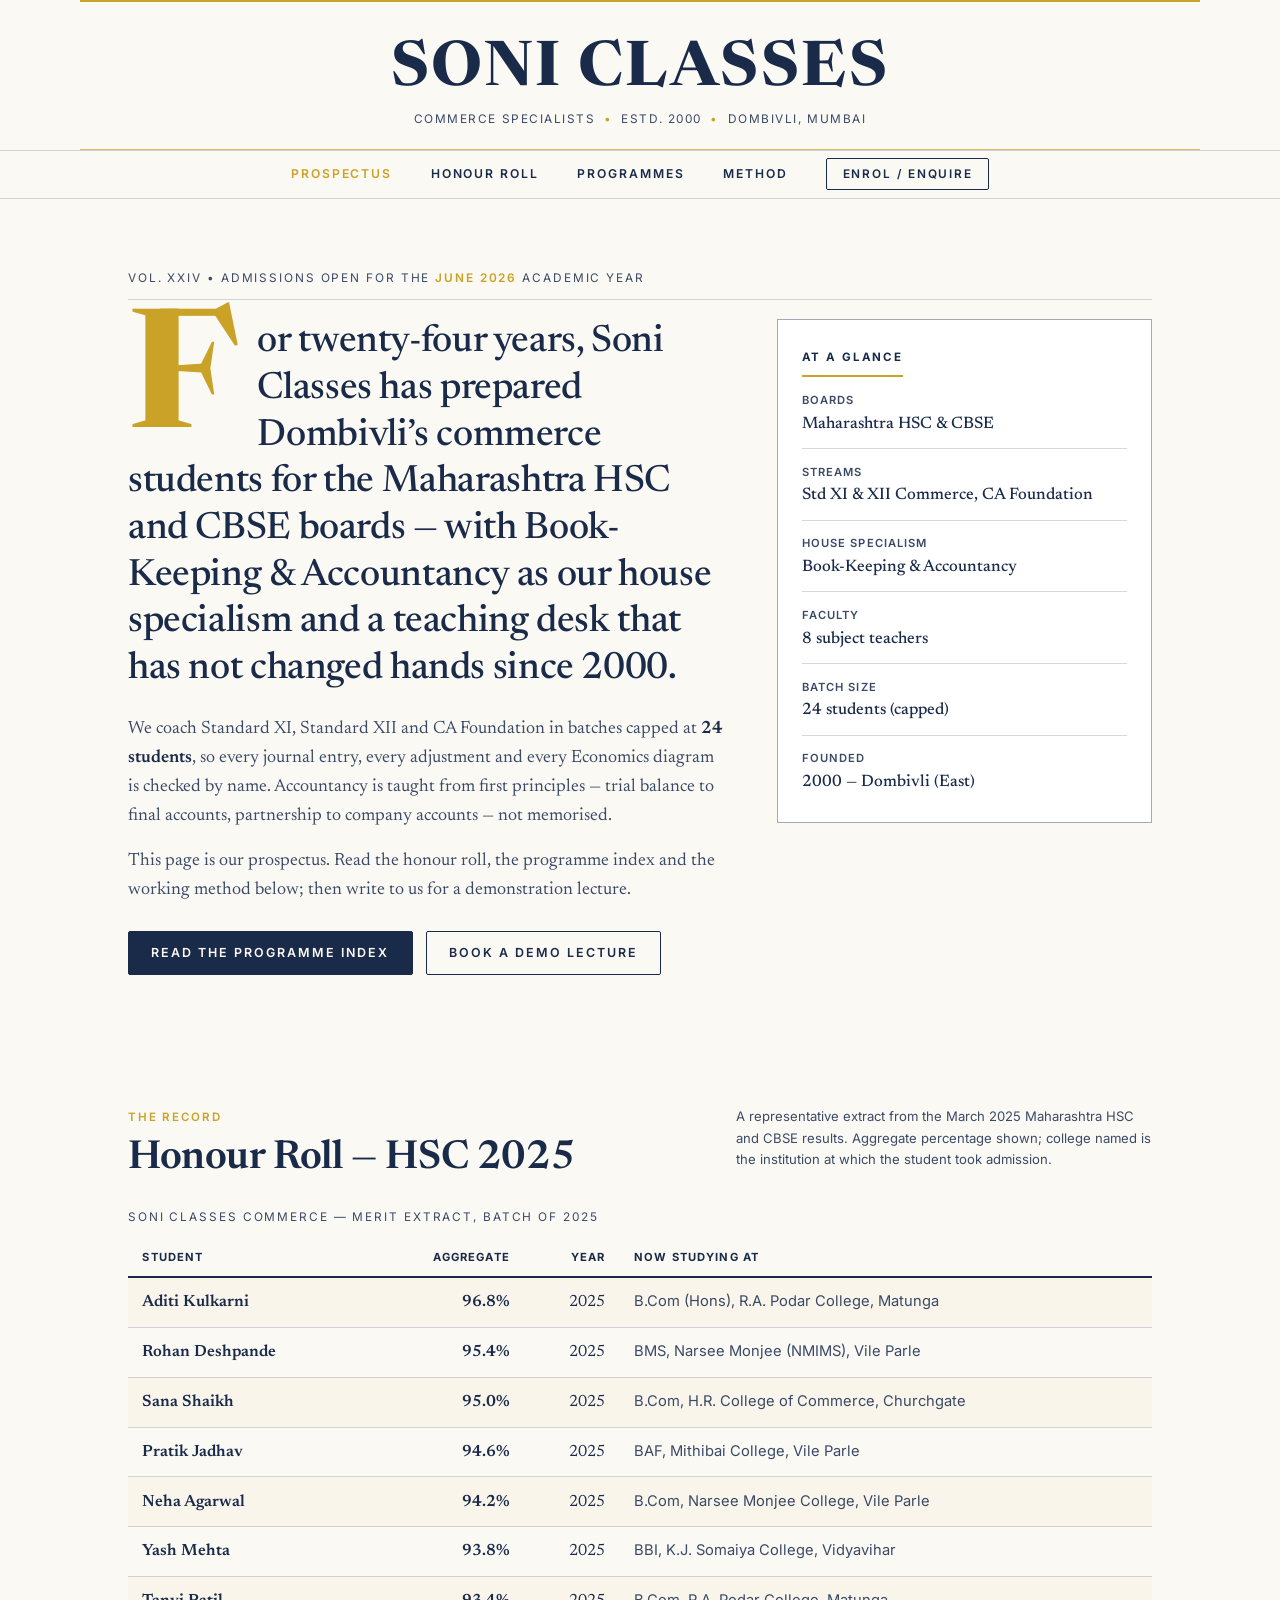
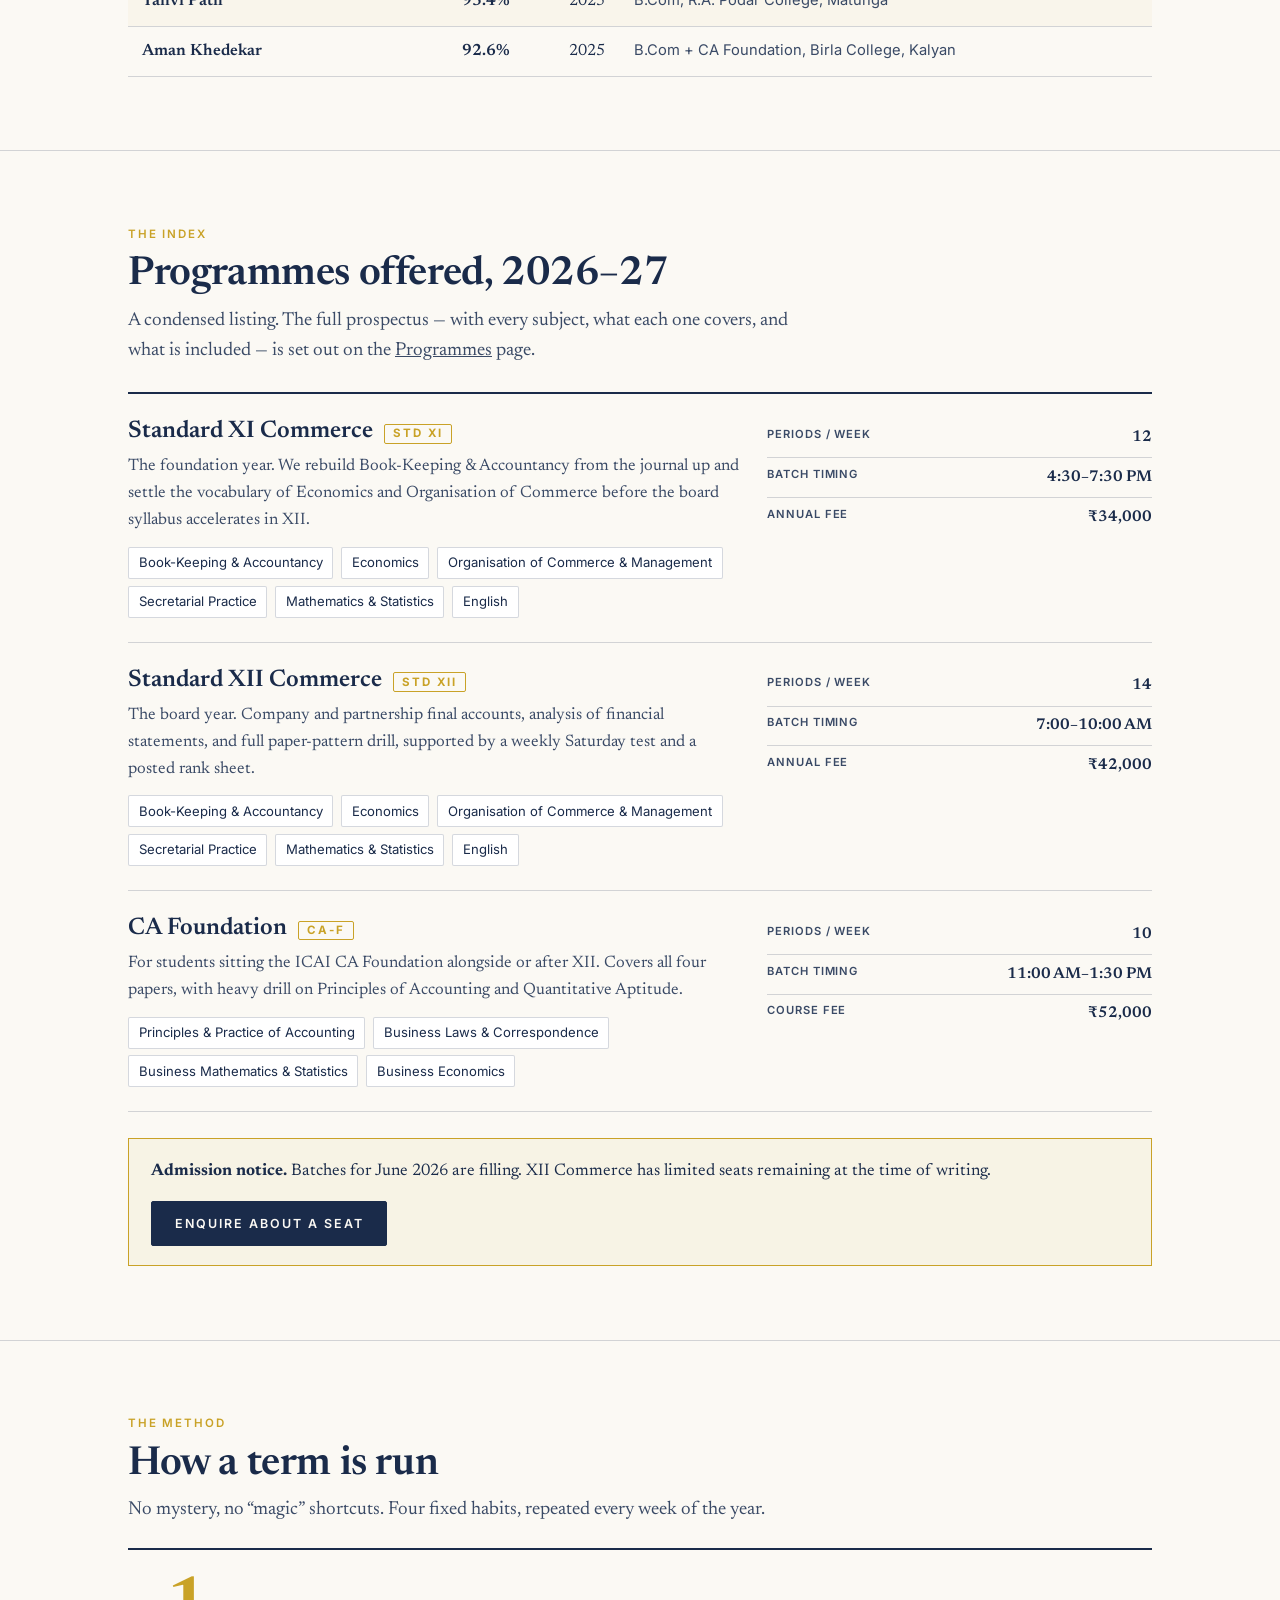
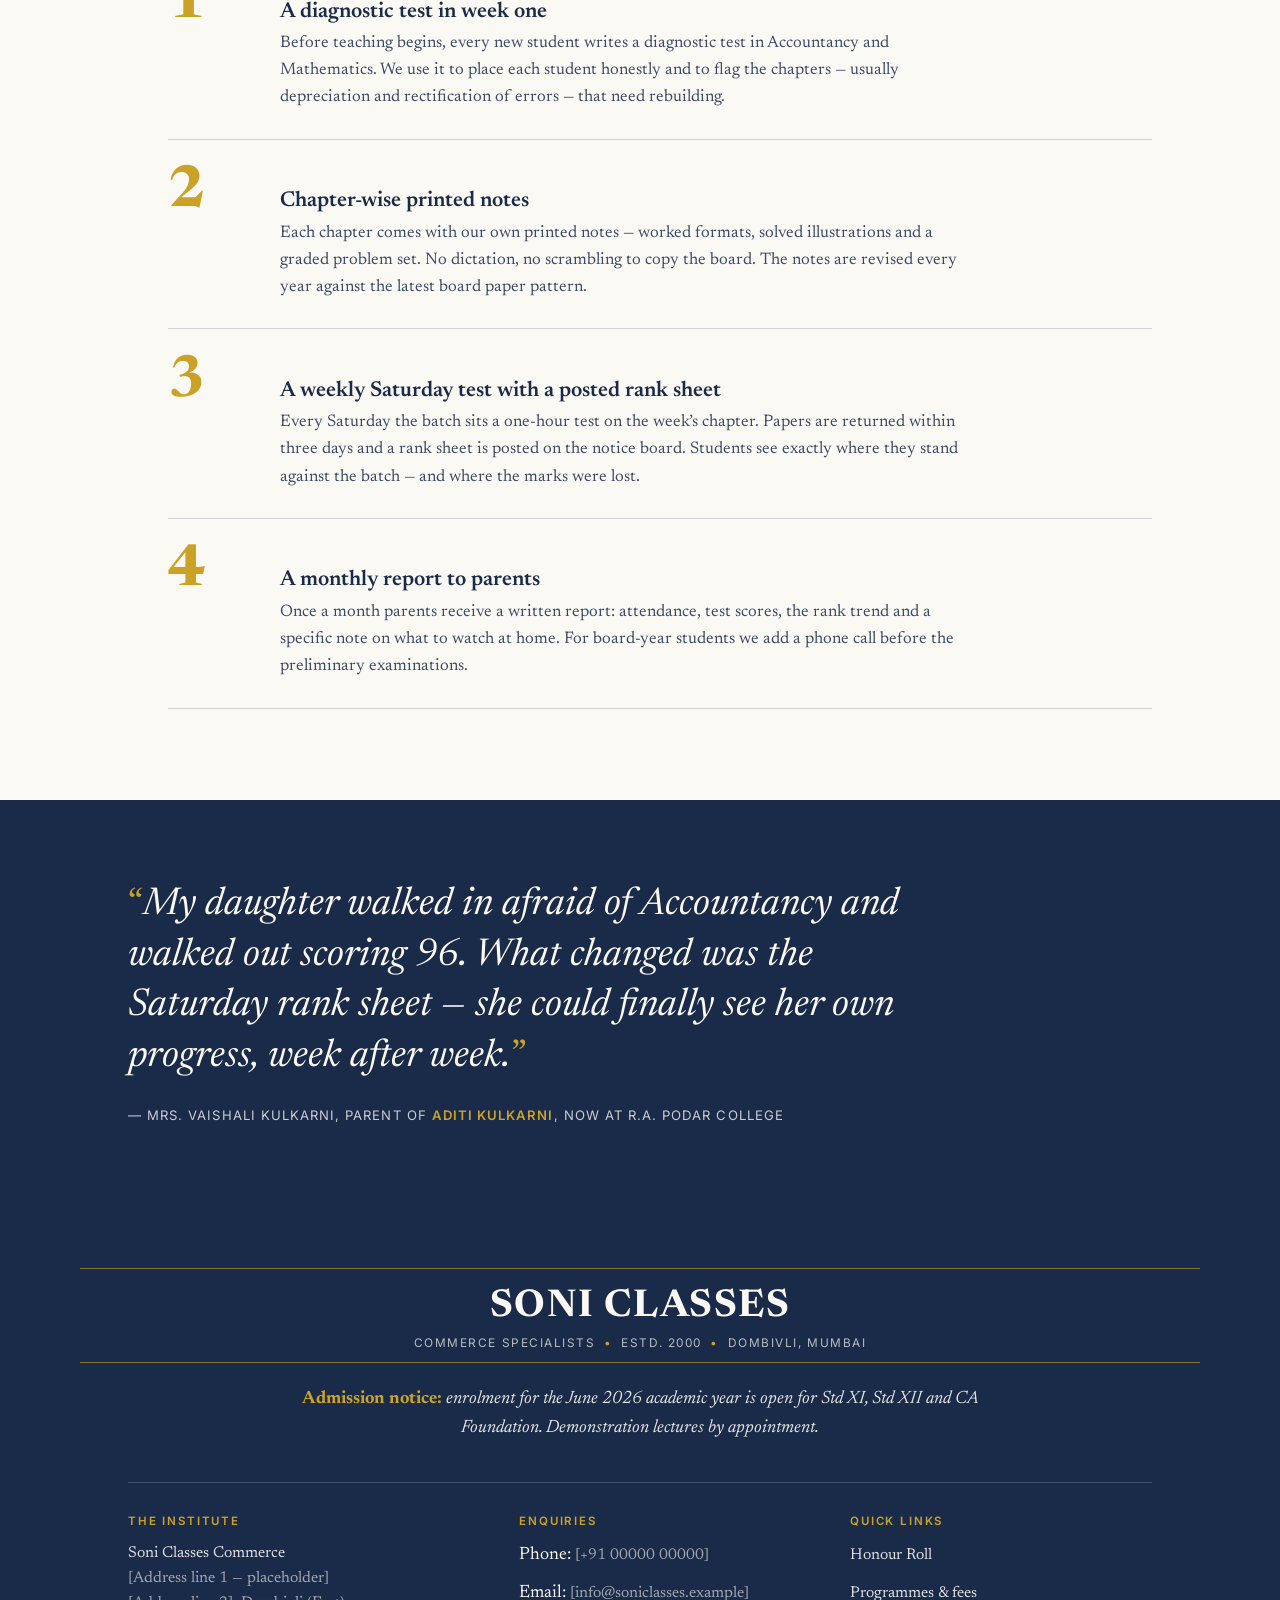
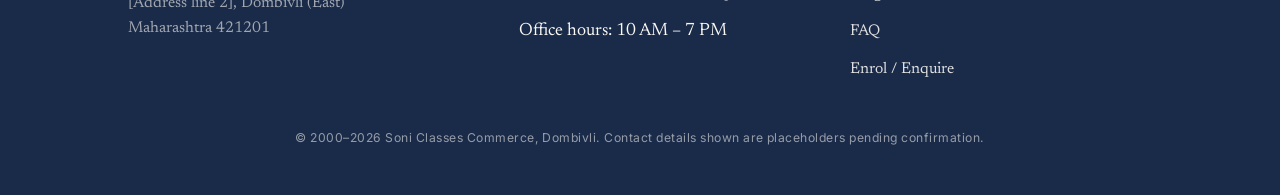
<file: soni-classes/index.html>
<!DOCTYPE html>
<html lang="en" class="no-js">
<head>
  <meta charset="UTF-8">
  <meta name="viewport" content="width=device-width, initial-scale=1">
  <title>Soni Classes Commerce — XI–XII Commerce &amp; CA Foundation coaching, Dombivli</title>
  <meta name="description" content="Soni Classes Commerce, Dombivli — 24 years of Maharashtra HSC and CBSE commerce results. Specialists in Book-Keeping &amp; Accountancy for XI, XII and CA Foundation. Small batches, printed notes, weekly tests.">
  <link rel="preconnect" href="https://fonts.googleapis.com">
  <link rel="preconnect" href="https://fonts.gstatic.com" crossorigin>
  <link href="https://fonts.googleapis.com/css2?family=Inter:wght@400;500;600;700&family=Newsreader:ital,opsz,wght@0,18..72,400..700;1,18..72,400..600&display=swap" rel="stylesheet">
  <link rel="stylesheet" href="css/styles.css">
  <script src="js/main.js" defer></script>
</head>
<body>
  <a class="skip-link" href="#main">Skip to main content</a>

  <!-- ============ MASTHEAD ============ -->
  <header class="masthead">
    <div class="masthead__rule" aria-hidden="true"></div>
    <div class="masthead__plate">
      <h1 class="nameplate"><a href="index.html">Soni Classes</a></h1>
      <p class="dateline">Commerce Specialists <span class="dot" aria-hidden="true">&bull;</span> Estd. 2000 <span class="dot" aria-hidden="true">&bull;</span> Dombivli, Mumbai</p>
    </div>
    <div class="masthead__rule masthead__rule--thin" aria-hidden="true"></div>
    <nav class="nav" aria-label="Primary">
      <div class="nav__inner">
        <button class="nav__toggle" aria-expanded="false" aria-controls="primary-nav">Menu</button>
        <ul class="nav__list" id="primary-nav">
          <li><a class="nav__link" href="index.html" aria-current="page">Prospectus</a></li>
          <li><a class="nav__link" href="index.html#honour">Honour Roll</a></li>
          <li><a class="nav__link" href="courses.html">Programmes</a></li>
          <li><a class="nav__link" href="index.html#method">Method</a></li>
          <li><a class="nav__cta" href="contact.html">Enrol / Enquire</a></li>
        </ul>
      </div>
    </nav>
  </header>

  <main id="main">

    <!-- ============ HERO — lead article ============ -->
    <section class="lead" aria-labelledby="lead-heading">
      <div class="wrap">
        <p class="lead__kicker">Vol. XXIV &bull; Admissions open for the <b>June&nbsp;2026</b> academic year</p>
        <div class="lead__grid">
          <div>
            <h2 class="standfirst" id="lead-heading">
              <span class="dropcap" aria-hidden="true">F</span>or twenty-four years, Soni Classes has prepared Dombivli&rsquo;s commerce students for the Maharashtra HSC and CBSE boards &mdash; with Book-Keeping &amp; Accountancy as our house specialism and a teaching desk that has not changed hands since 2000.
            </h2>
            <div class="lead__body">
              <p>We coach Standard XI, Standard XII and CA&nbsp;Foundation in batches capped at <strong>24 students</strong>, so every journal entry, every adjustment and every Economics diagram is checked by name. Accountancy is taught from first principles &mdash; trial balance to final accounts, partnership to company accounts &mdash; not memorised.</p>
              <p>This page is our prospectus. Read the honour roll, the programme index and the working method below; then write to us for a demonstration lecture.</p>
            </div>
            <div class="lead__actions">
              <a class="btn btn--solid" href="courses.html">Read the programme index</a>
              <a class="btn btn--ghost" href="contact.html">Book a demo lecture</a>
            </div>
          </div>

          <aside class="factbox reveal" aria-labelledby="glance-label">
            <span class="factbox__label" id="glance-label">At a glance</span>
            <dl>
              <dt>Boards</dt>
              <dd>Maharashtra HSC &amp; CBSE</dd>
              <dt>Streams</dt>
              <dd>Std XI &amp; XII Commerce, CA&nbsp;Foundation</dd>
              <dt>House specialism</dt>
              <dd>Book-Keeping &amp; Accountancy</dd>
              <dt>Faculty</dt>
              <dd>8 subject teachers</dd>
              <dt>Batch size</dt>
              <dd>24 students (capped)</dd>
              <dt>Founded</dt>
              <dd>2000 &mdash; Dombivli (East)</dd>
            </dl>
          </aside>
        </div>
      </div>
    </section>

    <!-- ============ HONOUR ROLL ============ -->
    <section class="section" id="honour" aria-labelledby="honour-heading">
      <div class="wrap">
        <div class="honour__head">
          <div>
            <p class="eyebrow">The Record</p>
            <h2 class="section-title" id="honour-heading">Honour Roll &mdash; HSC 2025</h2>
          </div>
          <p class="honour__note">A representative extract from the March 2025 Maharashtra HSC and CBSE results. Aggregate percentage shown; college named is the institution at which the student took admission.</p>
        </div>

        <div class="table-scroll reveal">
          <table class="merit">
            <caption>Soni Classes Commerce &mdash; merit extract, batch of 2025</caption>
            <thead>
              <tr>
                <th scope="col">Student</th>
                <th scope="col" class="num">Aggregate</th>
                <th scope="col" class="num">Year</th>
                <th scope="col">Now studying at</th>
              </tr>
            </thead>
            <tbody>
              <tr><td class="student">Aditi Kulkarni</td><td class="num marks">96.8%</td><td class="num">2025</td><td class="college">B.Com (Hons), R.A. Podar College, Matunga</td></tr>
              <tr><td class="student">Rohan Deshpande</td><td class="num marks">95.4%</td><td class="num">2025</td><td class="college">BMS, Narsee Monjee (NMIMS), Vile Parle</td></tr>
              <tr><td class="student">Sana Shaikh</td><td class="num marks">95.0%</td><td class="num">2025</td><td class="college">B.Com, H.R. College of Commerce, Churchgate</td></tr>
              <tr><td class="student">Pratik Jadhav</td><td class="num marks">94.6%</td><td class="num">2025</td><td class="college">BAF, Mithibai College, Vile Parle</td></tr>
              <tr><td class="student">Neha Agarwal</td><td class="num marks">94.2%</td><td class="num">2025</td><td class="college">B.Com, Narsee Monjee College, Vile Parle</td></tr>
              <tr><td class="student">Yash Mehta</td><td class="num marks">93.8%</td><td class="num">2025</td><td class="college">BBI, K.J. Somaiya College, Vidyavihar</td></tr>
              <tr><td class="student">Tanvi Patil</td><td class="num marks">93.4%</td><td class="num">2025</td><td class="college">B.Com, R.A. Podar College, Matunga</td></tr>
              <tr><td class="student">Aman Khedekar</td><td class="num marks">92.6%</td><td class="num">2025</td><td class="college">B.Com + CA Foundation, Birla College, Kalyan</td></tr>
            </tbody>
          </table>
        </div>
      </div>
    </section>

    <!-- ============ PROSPECTUS INDEX (condensed) ============ -->
    <section class="section" id="programmes" aria-labelledby="prog-heading">
      <div class="wrap">
        <p class="eyebrow">The Index</p>
        <h2 class="section-title" id="prog-heading">Programmes offered, 2026&ndash;27</h2>
        <p class="section-lead">A condensed listing. The full prospectus &mdash; with every subject, what each one covers, and what is included &mdash; is set out on the <a href="courses.html">Programmes</a> page.</p>

        <div class="prospectus">

          <article class="programme reveal">
            <div>
              <h3 class="programme__title">Standard XI Commerce <span class="std">Std XI</span></h3>
              <p class="programme__overview">The foundation year. We rebuild Book-Keeping &amp; Accountancy from the journal up and settle the vocabulary of Economics and Organisation of Commerce before the board syllabus accelerates in XII.</p>
              <ul class="programme__subjects">
                <li>Book-Keeping &amp; Accountancy</li>
                <li>Economics</li>
                <li>Organisation of Commerce &amp; Management</li>
                <li>Secretarial Practice</li>
                <li>Mathematics &amp; Statistics</li>
                <li>English</li>
              </ul>
            </div>
            <dl class="programme__meta">
              <div class="row"><dt>Periods / week</dt><dd>12</dd></div>
              <div class="row"><dt>Batch timing</dt><dd>4:30&ndash;7:30 PM</dd></div>
              <div class="row"><dt>Annual fee</dt><dd class="fee">&#8377;34,000</dd></div>
            </dl>
          </article>

          <article class="programme reveal">
            <div>
              <h3 class="programme__title">Standard XII Commerce <span class="std">Std XII</span></h3>
              <p class="programme__overview">The board year. Company and partnership final accounts, analysis of financial statements, and full paper-pattern drill, supported by a weekly Saturday test and a posted rank sheet.</p>
              <ul class="programme__subjects">
                <li>Book-Keeping &amp; Accountancy</li>
                <li>Economics</li>
                <li>Organisation of Commerce &amp; Management</li>
                <li>Secretarial Practice</li>
                <li>Mathematics &amp; Statistics</li>
                <li>English</li>
              </ul>
            </div>
            <dl class="programme__meta">
              <div class="row"><dt>Periods / week</dt><dd>14</dd></div>
              <div class="row"><dt>Batch timing</dt><dd>7:00&ndash;10:00 AM</dd></div>
              <div class="row"><dt>Annual fee</dt><dd class="fee">&#8377;42,000</dd></div>
            </dl>
          </article>

          <article class="programme reveal">
            <div>
              <h3 class="programme__title">CA Foundation <span class="std">CA-F</span></h3>
              <p class="programme__overview">For students sitting the ICAI CA Foundation alongside or after XII. Covers all four papers, with heavy drill on Principles of Accounting and Quantitative Aptitude.</p>
              <ul class="programme__subjects">
                <li>Principles &amp; Practice of Accounting</li>
                <li>Business Laws &amp; Correspondence</li>
                <li>Business Mathematics &amp; Statistics</li>
                <li>Business Economics</li>
              </ul>
            </div>
            <dl class="programme__meta">
              <div class="row"><dt>Periods / week</dt><dd>10</dd></div>
              <div class="row"><dt>Batch timing</dt><dd>11:00 AM&ndash;1:30 PM</dd></div>
              <div class="row"><dt>Course fee</dt><dd class="fee">&#8377;52,000</dd></div>
            </dl>
          </article>

        </div>

        <div class="notice reveal" role="note">
          <p class="notice__text"><b>Admission notice.</b> Batches for June 2026 are filling. XII Commerce has limited seats remaining at the time of writing.</p>
          <a class="btn btn--solid" href="contact.html">Enquire about a seat</a>
        </div>
      </div>
    </section>

    <!-- ============ METHOD ============ -->
    <section class="section" id="method" aria-labelledby="method-heading">
      <div class="wrap">
        <p class="eyebrow">The Method</p>
        <h2 class="section-title" id="method-heading">How a term is run</h2>
        <p class="section-lead">No mystery, no &ldquo;magic&rdquo; shortcuts. Four fixed habits, repeated every week of the year.</p>

        <ol class="method">
          <li class="method__item reveal">
            <span class="method__num" aria-hidden="true">1</span>
            <div>
              <h3 class="method__title">A diagnostic test in week one</h3>
              <p class="method__body">Before teaching begins, every new student writes a diagnostic test in Accountancy and Mathematics. We use it to place each student honestly and to flag the chapters &mdash; usually depreciation and rectification of errors &mdash; that need rebuilding.</p>
            </div>
          </li>
          <li class="method__item reveal">
            <span class="method__num" aria-hidden="true">2</span>
            <div>
              <h3 class="method__title">Chapter-wise printed notes</h3>
              <p class="method__body">Each chapter comes with our own printed notes &mdash; worked formats, solved illustrations and a graded problem set. No dictation, no scrambling to copy the board. The notes are revised every year against the latest board paper pattern.</p>
            </div>
          </li>
          <li class="method__item reveal">
            <span class="method__num" aria-hidden="true">3</span>
            <div>
              <h3 class="method__title">A weekly Saturday test with a posted rank sheet</h3>
              <p class="method__body">Every Saturday the batch sits a one-hour test on the week&rsquo;s chapter. Papers are returned within three days and a rank sheet is posted on the notice board. Students see exactly where they stand against the batch &mdash; and where the marks were lost.</p>
            </div>
          </li>
          <li class="method__item reveal">
            <span class="method__num" aria-hidden="true">4</span>
            <div>
              <h3 class="method__title">A monthly report to parents</h3>
              <p class="method__body">Once a month parents receive a written report: attendance, test scores, the rank trend and a specific note on what to watch at home. For board-year students we add a phone call before the preliminary examinations.</p>
            </div>
          </li>
        </ol>
      </div>
    </section>

    <!-- ============ PULL-QUOTE ============ -->
    <section class="pullquote" aria-label="What a parent says">
      <div class="wrap">
        <blockquote>
          <span class="mark" aria-hidden="true">&ldquo;</span>My daughter walked in afraid of Accountancy and walked out scoring 96. What changed was the Saturday rank sheet &mdash; she could finally see her own progress, week after week.<span class="mark" aria-hidden="true">&rdquo;</span>
          <cite>&mdash; Mrs. Vaishali Kulkarni, parent of <b>Aditi Kulkarni</b>, now at R.A. Podar College</cite>
        </blockquote>
      </div>
    </section>

  </main>

  <!-- ============ FOOTER ============ -->
  <footer class="foot">
    <div class="foot__rule" aria-hidden="true"></div>
    <div class="foot__plate">
      <p class="nameplate" style="margin-top:1.2rem">Soni Classes</p>
      <p class="dateline">Commerce Specialists <span class="dot" aria-hidden="true">&bull;</span> Estd. 2000 <span class="dot" aria-hidden="true">&bull;</span> Dombivli, Mumbai</p>
    </div>
    <div class="foot__rule" aria-hidden="true"></div>

    <p class="foot__notice"><b>Admission notice:</b> enrolment for the June 2026 academic year is open for Std XI, Std XII and CA Foundation. Demonstration lectures by appointment.</p>

    <div class="wrap">
      <div class="foot__cols">
        <div class="foot__col">
          <h4>The institute</h4>
          <address>
            Soni Classes Commerce<br>
            <span class="placeholder">[Address line 1 &mdash; placeholder]</span><br>
            <span class="placeholder">[Address line 2], Dombivli (East)</span><br>
            <span class="placeholder">Maharashtra 421201</span>
          </address>
        </div>
        <div class="foot__col">
          <h4>Enquiries</h4>
          <ul>
            <li>Phone: <a href="tel:+910000000000" class="placeholder">[+91 00000 00000]</a></li>
            <li>Email: <a href="mailto:info@example.com" class="placeholder">[info@soniclasses.example]</a></li>
            <li>Office hours: 10 AM &ndash; 7 PM</li>
          </ul>
        </div>
        <div class="foot__col">
          <h4>Quick links</h4>
          <ul>
            <li><a href="index.html#honour">Honour Roll</a></li>
            <li><a href="courses.html">Programmes &amp; fees</a></li>
            <li><a href="courses.html#faq">FAQ</a></li>
            <li><a href="contact.html">Enrol / Enquire</a></li>
          </ul>
        </div>
      </div>
      <p class="foot__legal">&copy; 2000&ndash;2026 Soni Classes Commerce, Dombivli. Contact details shown are placeholders pending confirmation.</p>
    </div>
  </footer>

</body>
</html>
</file>
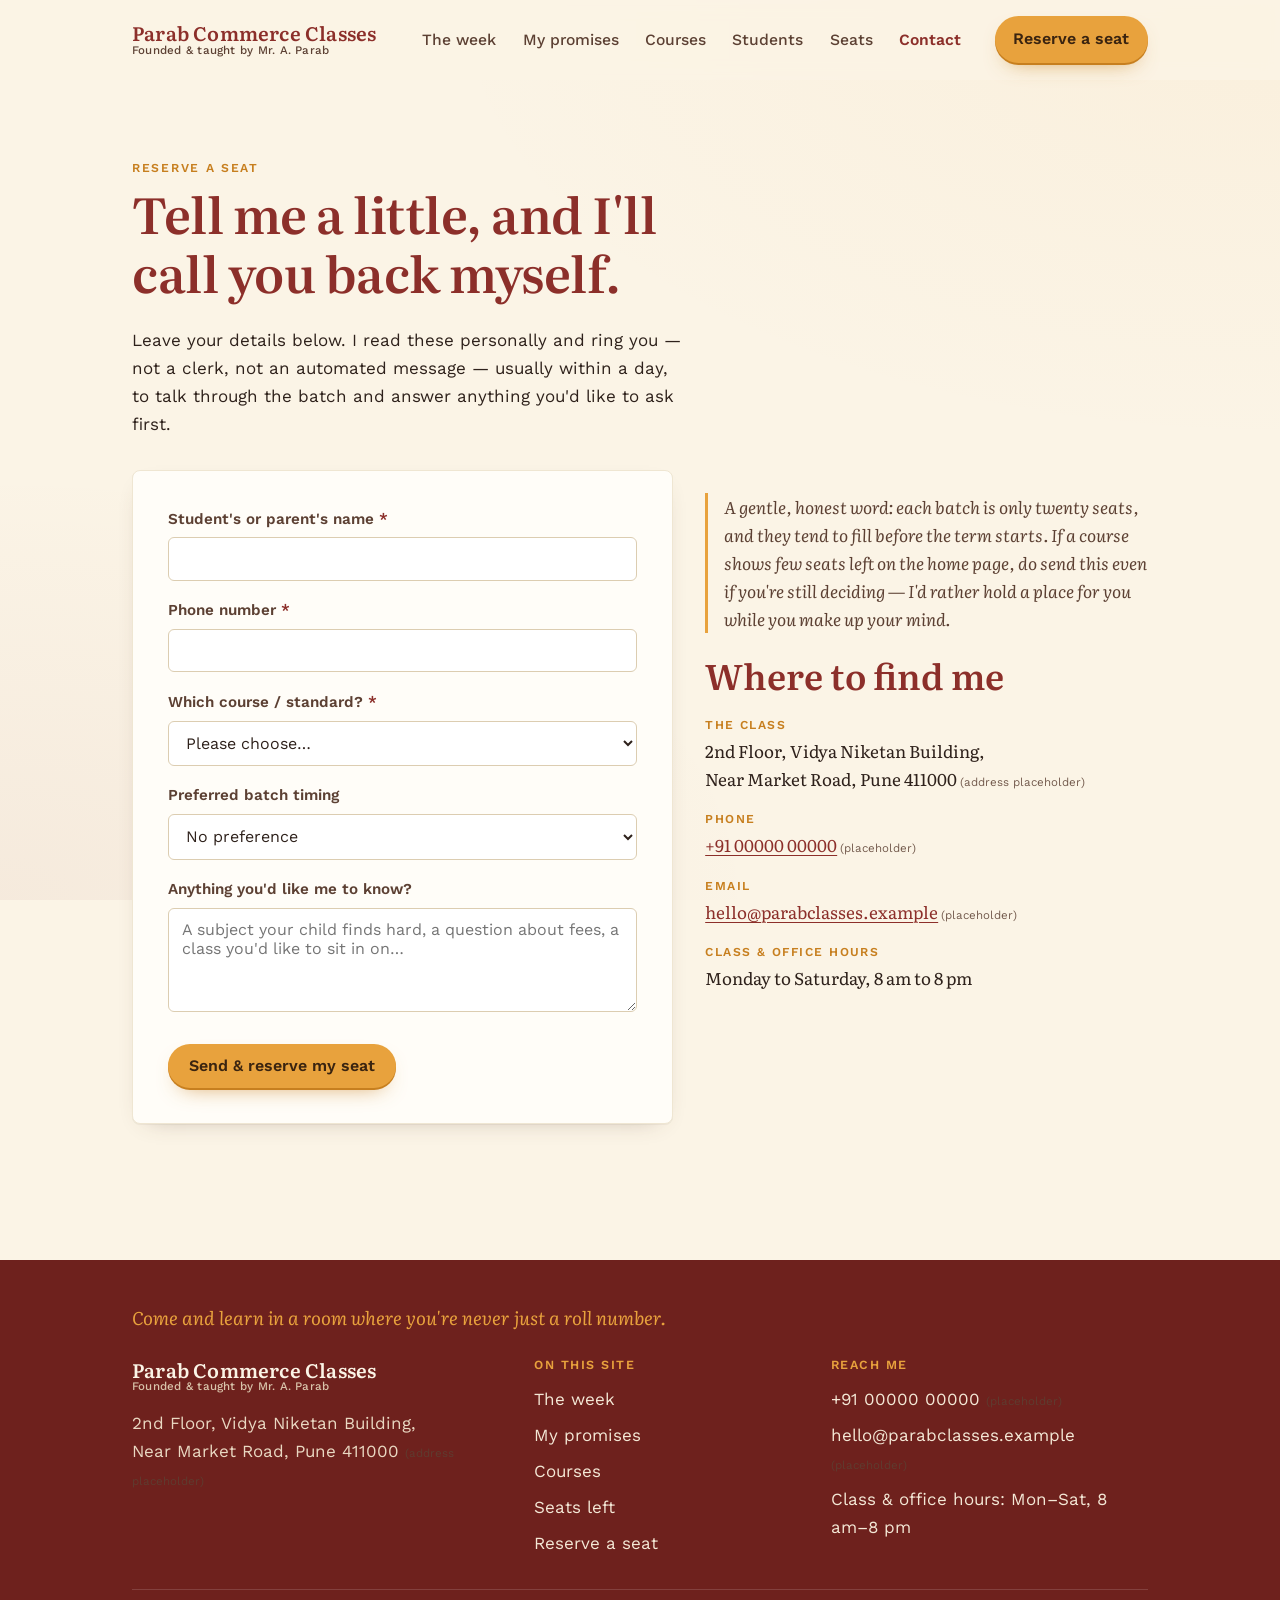
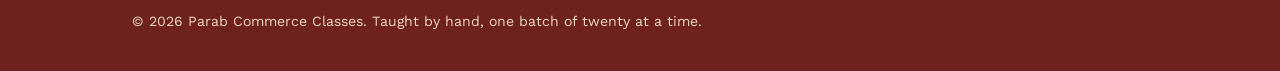
<file: parab-classes/contact.html>
<!DOCTYPE html>
<html lang="en">
<head>
  <meta charset="UTF-8" />
  <meta name="viewport" content="width=device-width, initial-scale=1.0" />
  <title>Reserve a seat — Parab Commerce Classes</title>
  <meta name="description" content="Leave your details and Mr. A. Parab will call you back personally to confirm your seat. XI &amp; XII Commerce and CA Foundation — only 20 seats a batch, and they fill quickly." />
  <link rel="icon" href="data:image/svg+xml,%3Csvg xmlns='http://www.w3.org/2000/svg' viewBox='0 0 32 32'%3E%3Crect width='32' height='32' rx='8' fill='%238C2F2A'/%3E%3Ctext x='16' y='23' font-family='Georgia, serif' font-size='20' font-weight='700' fill='%23FBF4E6' text-anchor='middle'%3EP%3C/text%3E%3C/svg%3E" />
  <link rel="preconnect" href="https://fonts.googleapis.com" />
  <link rel="preconnect" href="https://fonts.gstatic.com" crossorigin />
  <link href="https://fonts.googleapis.com/css2?family=Literata:ital,wght@0,400;0,500;0,600;1,400;1,500&amp;family=Work+Sans:ital,wght@0,400;0,500;0,600;1,400&amp;display=swap" rel="stylesheet" />
  <link rel="stylesheet" href="css/styles.css" />
  <script src="js/main.js" defer></script>
</head>
<body>
  <a class="skip-link" href="#main">Skip to content</a>

  <!-- ===================== Header ===================== -->
  <header class="site-header">
    <div class="container">
      <nav class="nav" id="nav" aria-label="Primary">
        <a class="brand" href="index.html">
          <span class="brand-name">Parab Commerce Classes</span>
          <span class="brand-sub">Founded &amp; taught by Mr. A. Parab</span>
        </a>
        <button class="nav-toggle" id="navToggle" aria-expanded="false" aria-controls="navLinks" aria-label="Open menu">
          <svg width="24" height="24" viewBox="0 0 24 24" fill="none" stroke="currentColor" stroke-width="2" stroke-linecap="round" aria-hidden="true"><path d="M4 6h16M4 12h16M4 18h16"/></svg>
        </button>
        <ul class="nav-links" id="navLinks">
          <li><a href="index.html#week">The week</a></li>
          <li><a href="index.html#promises">My promises</a></li>
          <li><a href="courses.html">Courses</a></li>
          <li><a href="index.html#results">Students</a></li>
          <li><a href="index.html#seats">Seats</a></li>
          <li><a href="contact.html" aria-current="page">Contact</a></li>
        </ul>
        <a class="btn btn-primary nav-cta" href="#reserve">Reserve a seat</a>
      </nav>
    </div>
  </header>

  <main id="main">

    <section class="section" id="reserve" aria-labelledby="reserve-h">
      <div class="container">
        <div class="section-head reveal">
          <p class="kicker">Reserve a seat</p>
          <h1 id="reserve-h">Tell me a little, and I'll call you back myself.</h1>
          <p>Leave your details below. I read these personally and ring you &mdash; not a clerk, not an automated message &mdash; usually within a day, to talk through the batch and answer anything you'd like to ask first.</p>
        </div>

        <div class="contact-grid">
          <div class="reveal">
            <form class="form-card" action="#" method="post" novalidate aria-labelledby="reserve-h">
              <div class="field">
                <label for="name">Student's or parent's name <span class="req" aria-hidden="true">*</span></label>
                <input type="text" id="name" name="name" autocomplete="name" required aria-required="true" />
              </div>
              <div class="field">
                <label for="phone">Phone number <span class="req" aria-hidden="true">*</span></label>
                <input type="tel" id="phone" name="phone" autocomplete="tel" inputmode="tel" required aria-required="true" />
              </div>
              <div class="field">
                <label for="course">Which course / standard? <span class="req" aria-hidden="true">*</span></label>
                <select id="course" name="course" required aria-required="true">
                  <option value="" selected>Please choose&hellip;</option>
                  <option value="xi">XI Commerce</option>
                  <option value="xii">XII Commerce</option>
                  <option value="ca">CA Foundation</option>
                  <option value="unsure">Not sure yet &mdash; please advise</option>
                </select>
              </div>
              <div class="field">
                <label for="batch">Preferred batch timing</label>
                <select id="batch" name="batch">
                  <option value="" selected>No preference</option>
                  <option value="morning">Mornings (7:30&ndash;9:30 am)</option>
                  <option value="evening">Evenings (5:00&ndash;7:00 pm)</option>
                  <option value="weekend">Weekends (10:00 am&ndash;1:00 pm)</option>
                </select>
              </div>
              <div class="field">
                <label for="message">Anything you'd like me to know?</label>
                <textarea id="message" name="message" placeholder="A subject your child finds hard, a question about fees, a class you'd like to sit in on&hellip;"></textarea>
              </div>
              <button class="btn btn-primary" type="submit">Send &amp; reserve my seat</button>
            </form>
          </div>

          <div class="reveal">
            <p class="note-aside">A gentle, honest word: each batch is only twenty seats, and they tend to fill before the term starts. If a course shows few seats left on the home page, do send this even if you're still deciding &mdash; I'd rather hold a place for you while you make up your mind.</p>

            <h2>Where to find me</h2>
            <ul class="info-list">
              <li>
                <span class="label">The class</span>
                2nd Floor, Vidya Niketan Building,<br />
                Near Market Road, Pune 411000
                <span class="placeholder-tag">(address placeholder)</span>
              </li>
              <li>
                <span class="label">Phone</span>
                <a href="tel:+910000000000">+91 00000 00000</a>
                <span class="placeholder-tag">(placeholder)</span>
              </li>
              <li>
                <span class="label">Email</span>
                <a href="mailto:hello@parabclasses.example">hello@parabclasses.example</a>
                <span class="placeholder-tag">(placeholder)</span>
              </li>
              <li>
                <span class="label">Class &amp; office hours</span>
                Monday to Saturday, 8 am to 8 pm
              </li>
            </ul>
          </div>
        </div>
      </div>
    </section>

  </main>

  <!-- ===================== Footer ===================== -->
  <footer class="site-footer">
    <div class="container">
      <p class="signoff-line">Come and learn in a room where you're never just a roll number.</p>
      <div class="footer-grid">
        <div>
          <a class="brand" href="index.html">
            <span class="brand-name">Parab Commerce Classes</span>
            <span class="brand-sub">Founded &amp; taught by Mr. A. Parab</span>
          </a>
          <p style="margin-top:1rem;">
            2nd Floor, Vidya Niketan Building,<br />
            Near Market Road, Pune 411000
            <span class="placeholder-tag">(address placeholder)</span>
          </p>
        </div>
        <nav aria-label="Footer">
          <h4>On this site</h4>
          <ul class="footer-links">
            <li><a href="index.html#week">The week</a></li>
            <li><a href="index.html#promises">My promises</a></li>
            <li><a href="courses.html">Courses</a></li>
            <li><a href="index.html#seats">Seats left</a></li>
            <li><a href="contact.html">Reserve a seat</a></li>
          </ul>
        </nav>
        <div>
          <h4>Reach me</h4>
          <ul class="footer-links">
            <li><a href="tel:+910000000000">+91 00000 00000 <span class="placeholder-tag">(placeholder)</span></a></li>
            <li><a href="mailto:hello@parabclasses.example">hello@parabclasses.example <span class="placeholder-tag">(placeholder)</span></a></li>
            <li>Class &amp; office hours: Mon&ndash;Sat, 8 am&ndash;8 pm</li>
          </ul>
        </div>
      </div>
      <p class="footer-bottom">&copy; 2026 Parab Commerce Classes. Taught by hand, one batch of twenty at a time.</p>
    </div>
  </footer>

</body>
</html>
</file>
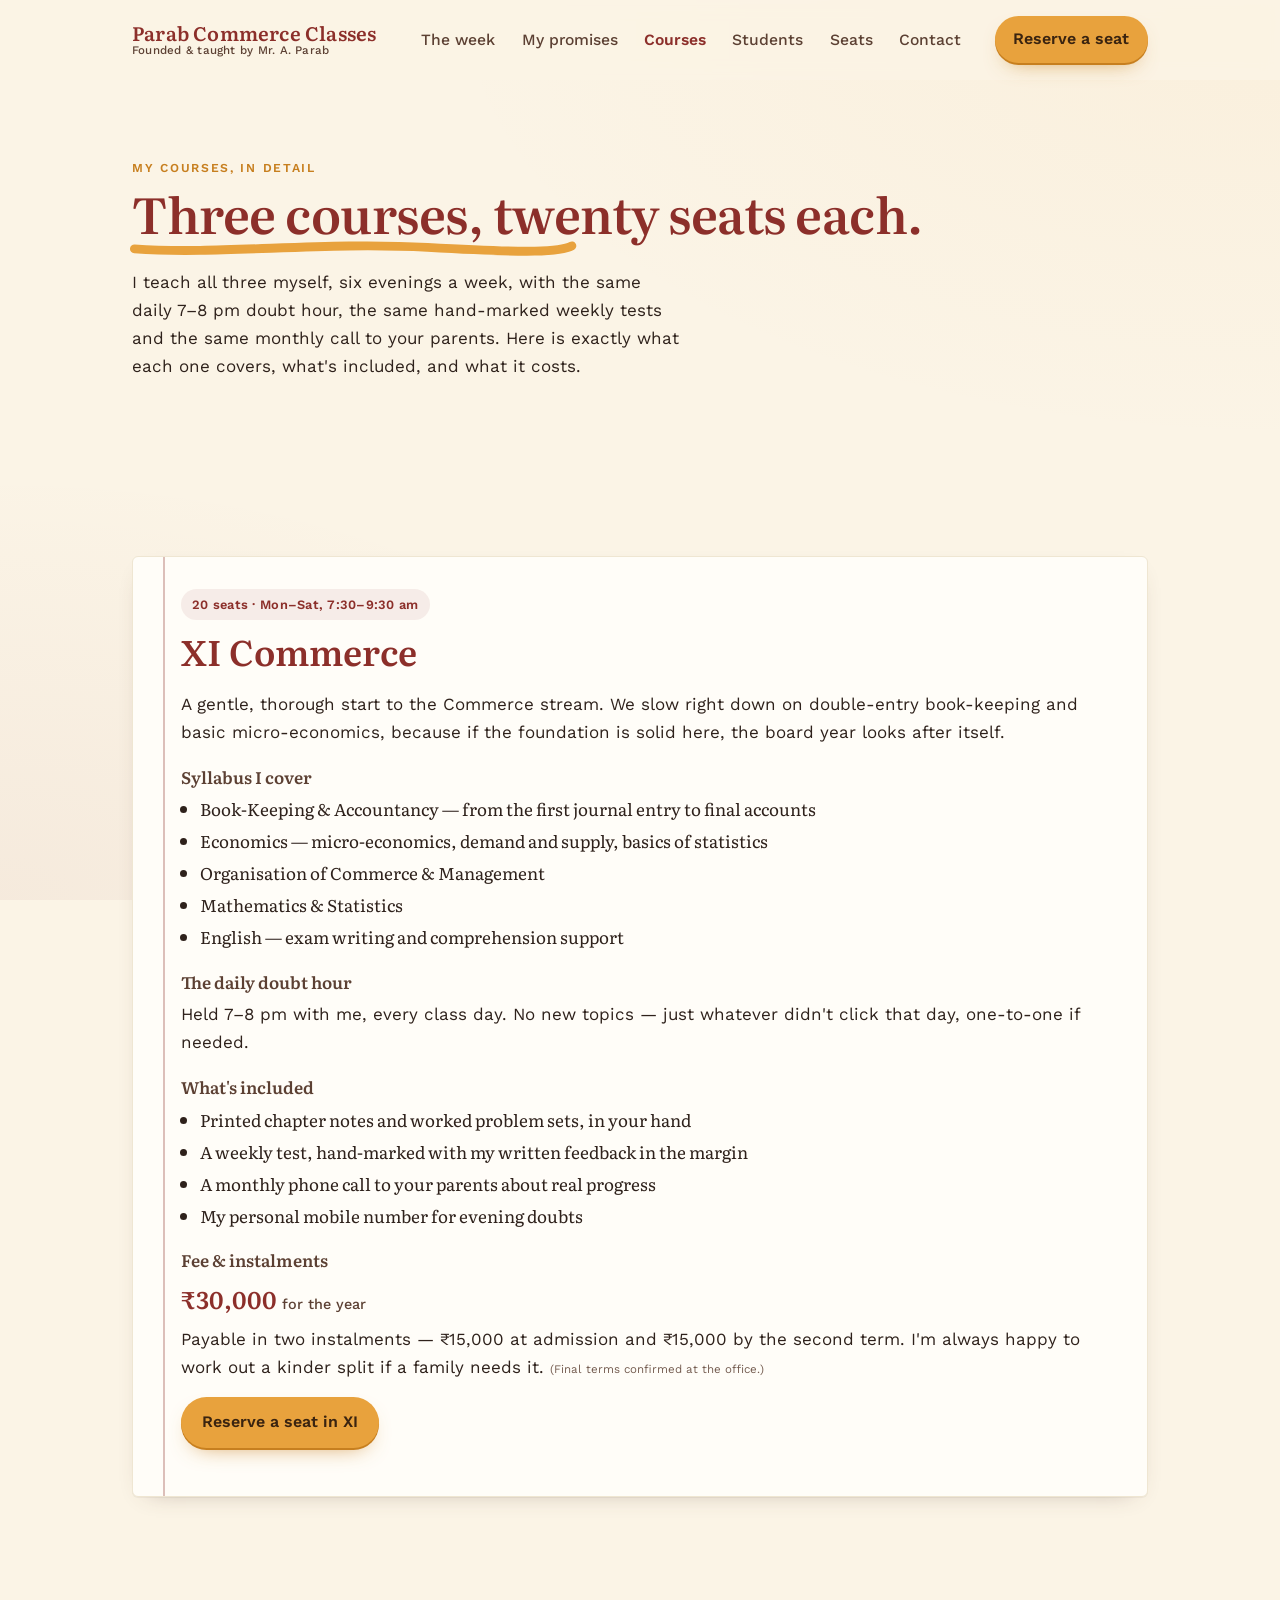
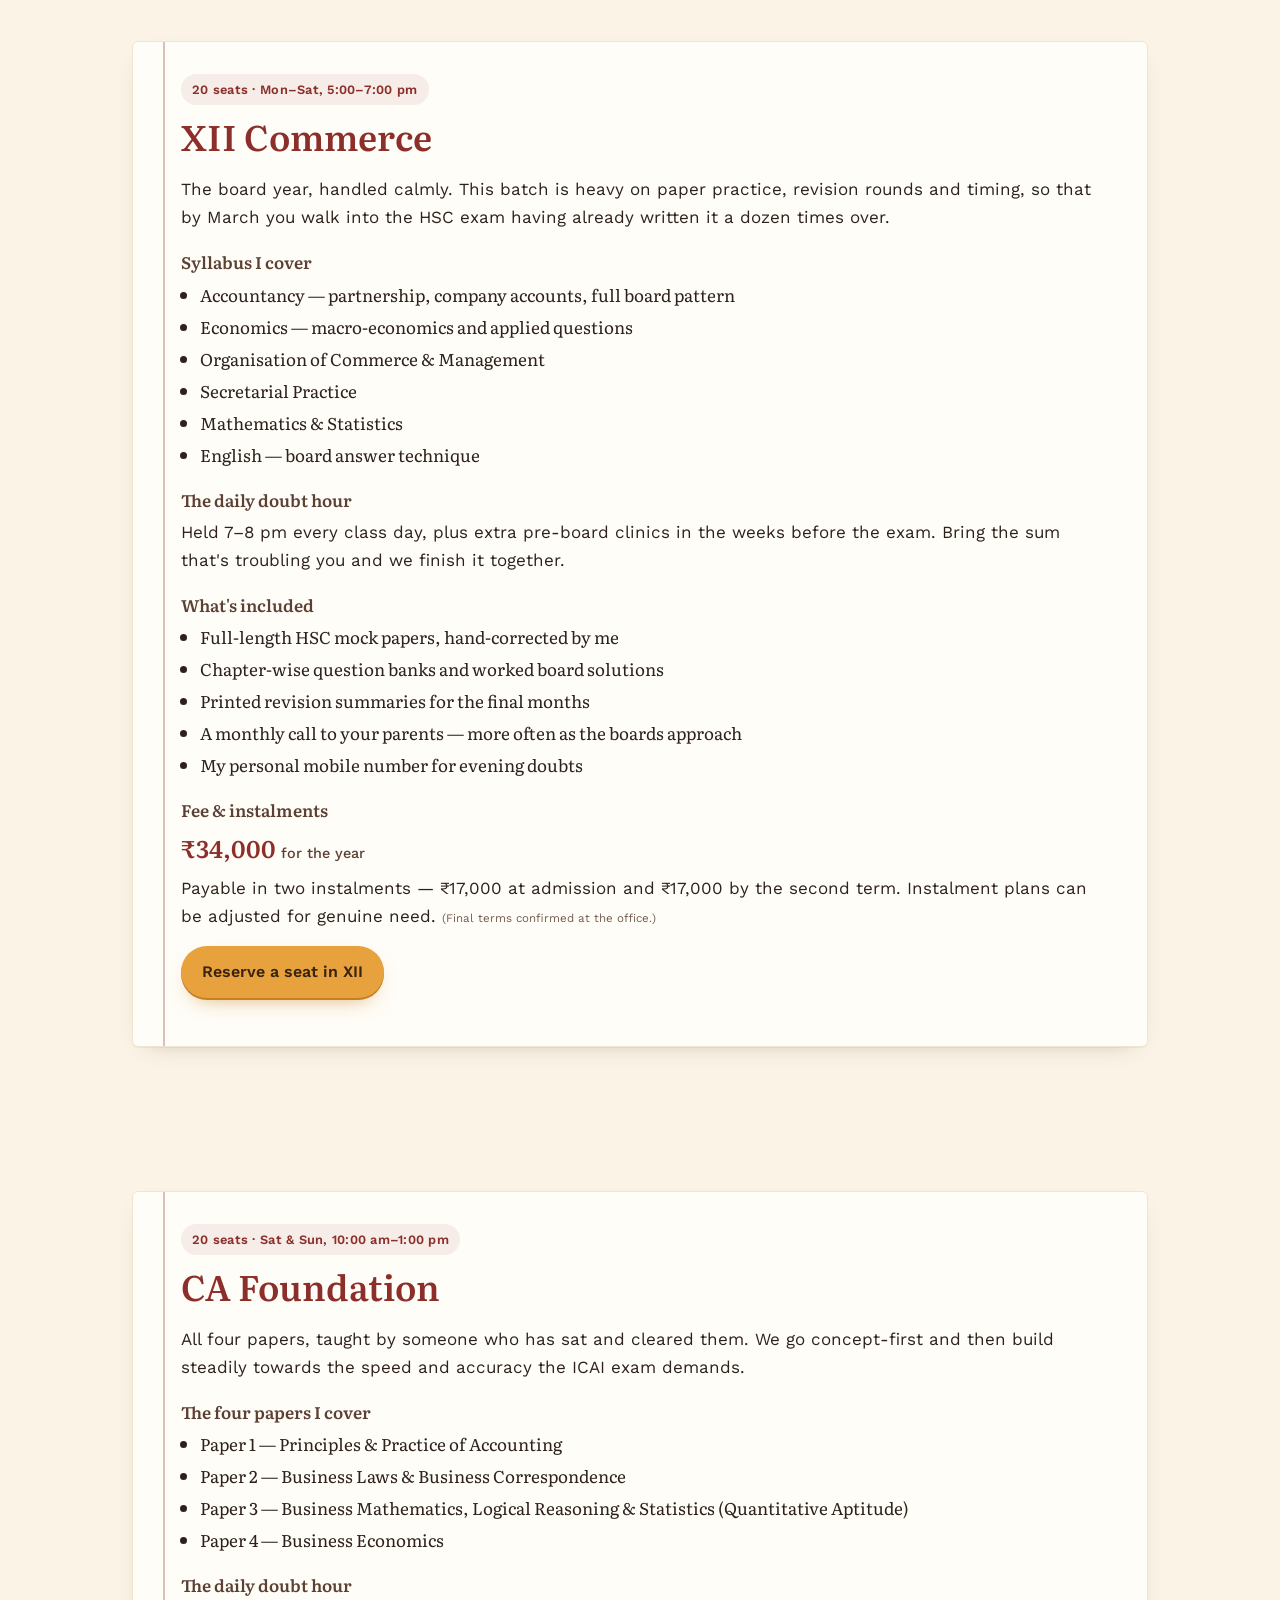
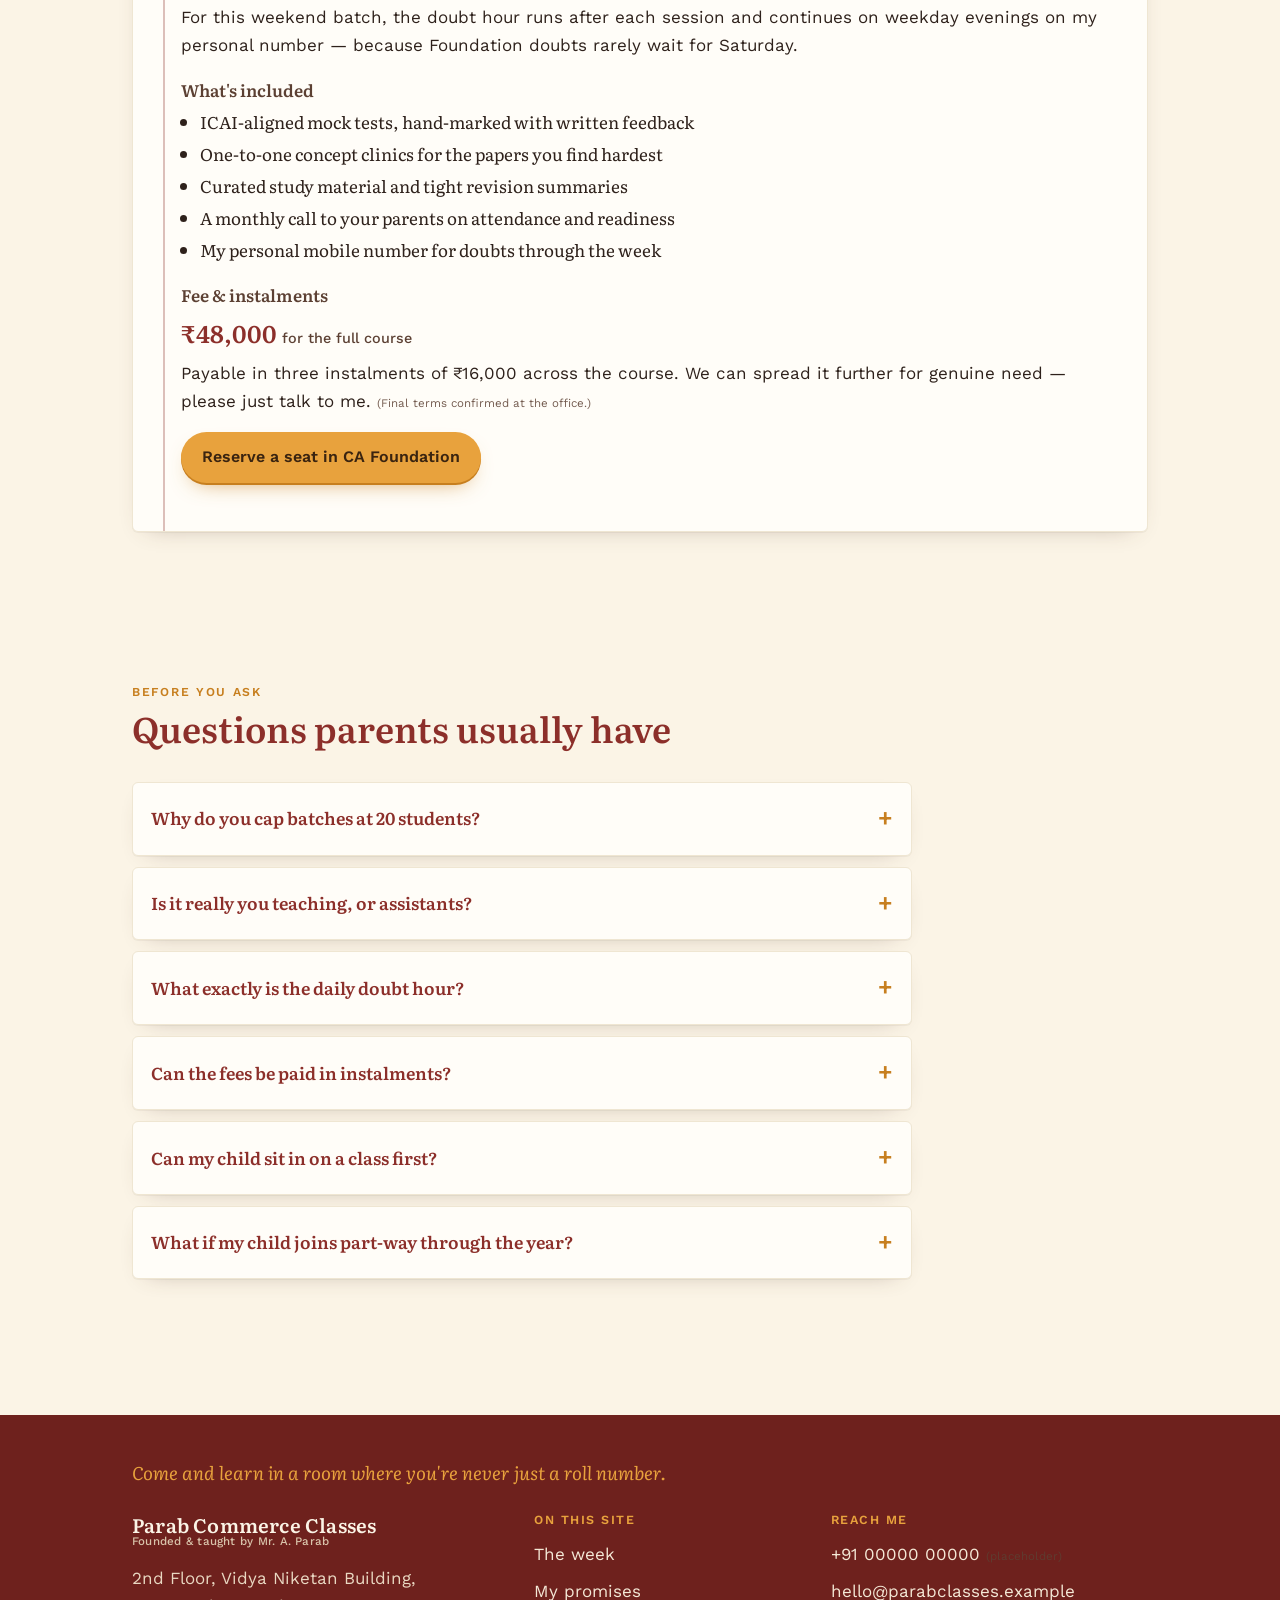
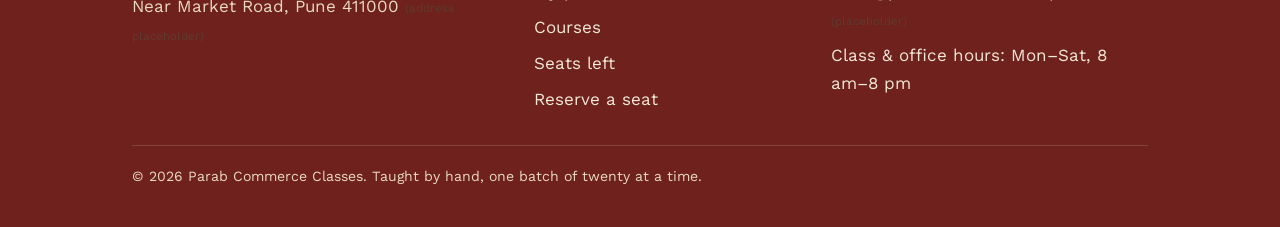
<file: parab-classes/courses.html>
<!DOCTYPE html>
<html lang="en">
<head>
  <meta charset="UTF-8" />
  <meta name="viewport" content="width=device-width, initial-scale=1.0" />
  <title>Courses — XI &amp; XII Commerce and CA Foundation | Parab Commerce Classes</title>
  <meta name="description" content="Full syllabus, batch size, daily doubt hour, what's included and fees in ₹ for XI Commerce, XII Commerce and CA Foundation — each kept to 20 seats and taught personally by Mr. A. Parab." />
  <link rel="icon" href="data:image/svg+xml,%3Csvg xmlns='http://www.w3.org/2000/svg' viewBox='0 0 32 32'%3E%3Crect width='32' height='32' rx='8' fill='%238C2F2A'/%3E%3Ctext x='16' y='23' font-family='Georgia, serif' font-size='20' font-weight='700' fill='%23FBF4E6' text-anchor='middle'%3EP%3C/text%3E%3C/svg%3E" />
  <link rel="preconnect" href="https://fonts.googleapis.com" />
  <link rel="preconnect" href="https://fonts.gstatic.com" crossorigin />
  <link href="https://fonts.googleapis.com/css2?family=Literata:ital,wght@0,400;0,500;0,600;1,400;1,500&amp;family=Work+Sans:ital,wght@0,400;0,500;0,600;1,400&amp;display=swap" rel="stylesheet" />
  <link rel="stylesheet" href="css/styles.css" />
  <script src="js/main.js" defer></script>
</head>
<body>
  <a class="skip-link" href="#main">Skip to content</a>

  <!-- ===================== Header ===================== -->
  <header class="site-header">
    <div class="container">
      <nav class="nav" id="nav" aria-label="Primary">
        <a class="brand" href="index.html">
          <span class="brand-name">Parab Commerce Classes</span>
          <span class="brand-sub">Founded &amp; taught by Mr. A. Parab</span>
        </a>
        <button class="nav-toggle" id="navToggle" aria-expanded="false" aria-controls="navLinks" aria-label="Open menu">
          <svg width="24" height="24" viewBox="0 0 24 24" fill="none" stroke="currentColor" stroke-width="2" stroke-linecap="round" aria-hidden="true"><path d="M4 6h16M4 12h16M4 18h16"/></svg>
        </button>
        <ul class="nav-links" id="navLinks">
          <li><a href="index.html#week">The week</a></li>
          <li><a href="index.html#promises">My promises</a></li>
          <li><a href="courses.html" aria-current="page">Courses</a></li>
          <li><a href="index.html#results">Students</a></li>
          <li><a href="index.html#seats">Seats</a></li>
          <li><a href="contact.html">Contact</a></li>
        </ul>
        <a class="btn btn-primary nav-cta" href="contact.html">Reserve a seat</a>
      </nav>
    </div>
  </header>

  <main id="main">

    <!-- ===================== Intro ===================== -->
    <section class="section" aria-labelledby="intro-h">
      <div class="container">
        <div class="section-head reveal">
          <p class="kicker">My courses, in detail</p>
          <h1 id="intro-h"><span class="mark">Three courses, twenty seats each.<svg class="mark-line" viewBox="0 0 300 14" preserveAspectRatio="none" aria-hidden="true"><path d="M3 8 C 60 12, 130 3, 200 7 S 290 10, 297 6"/></svg></span></h1>
          <p>I teach all three myself, six evenings a week, with the same daily 7&ndash;8 pm doubt hour, the same hand-marked weekly tests and the same monthly call to your parents. Here is exactly what each one covers, what's included, and what it costs.</p>
        </div>
      </div>
    </section>

    <!-- ===================== XI Commerce ===================== -->
    <section class="section" id="xi" aria-labelledby="xi-h">
      <div class="container">
        <article class="notebook reveal">
          <span class="tag">20 seats &middot; Mon&ndash;Sat, 7:30&ndash;9:30 am</span>
          <h2 id="xi-h">XI Commerce</h2>
          <p>A gentle, thorough start to the Commerce stream. We slow right down on double-entry book-keeping and basic micro-economics, because if the foundation is solid here, the board year looks after itself.</p>
          <h3>Syllabus I cover</h3>
          <ul>
            <li>Book-Keeping &amp; Accountancy &mdash; from the first journal entry to final accounts</li>
            <li>Economics &mdash; micro-economics, demand and supply, basics of statistics</li>
            <li>Organisation of Commerce &amp; Management</li>
            <li>Mathematics &amp; Statistics</li>
            <li>English &mdash; exam writing and comprehension support</li>
          </ul>
          <h3>The daily doubt hour</h3>
          <p>Held 7&ndash;8 pm with me, every class day. No new topics &mdash; just whatever didn't click that day, one-to-one if needed.</p>
          <h3>What's included</h3>
          <ul>
            <li>Printed chapter notes and worked problem sets, in your hand</li>
            <li>A weekly test, hand-marked with my written feedback in the margin</li>
            <li>A monthly phone call to your parents about real progress</li>
            <li>My personal mobile number for evening doubts</li>
          </ul>
          <h3>Fee &amp; instalments</h3>
          <p class="price">&#8377;30,000 <span class="per">for the year</span></p>
          <p>Payable in two instalments &mdash; &#8377;15,000 at admission and &#8377;15,000 by the second term. I'm always happy to work out a kinder split if a family needs it. <span class="placeholder-tag">(Final terms confirmed at the office.)</span></p>
          <p><a class="btn btn-primary" href="contact.html">Reserve a seat in XI</a></p>
        </article>
      </div>
    </section>

    <!-- ===================== XII Commerce ===================== -->
    <section class="section" id="xii" aria-labelledby="xii-h">
      <div class="container">
        <article class="notebook reveal">
          <span class="tag">20 seats &middot; Mon&ndash;Sat, 5:00&ndash;7:00 pm</span>
          <h2 id="xii-h">XII Commerce</h2>
          <p>The board year, handled calmly. This batch is heavy on paper practice, revision rounds and timing, so that by March you walk into the HSC exam having already written it a dozen times over.</p>
          <h3>Syllabus I cover</h3>
          <ul>
            <li>Accountancy &mdash; partnership, company accounts, full board pattern</li>
            <li>Economics &mdash; macro-economics and applied questions</li>
            <li>Organisation of Commerce &amp; Management</li>
            <li>Secretarial Practice</li>
            <li>Mathematics &amp; Statistics</li>
            <li>English &mdash; board answer technique</li>
          </ul>
          <h3>The daily doubt hour</h3>
          <p>Held 7&ndash;8 pm every class day, plus extra pre-board clinics in the weeks before the exam. Bring the sum that's troubling you and we finish it together.</p>
          <h3>What's included</h3>
          <ul>
            <li>Full-length HSC mock papers, hand-corrected by me</li>
            <li>Chapter-wise question banks and worked board solutions</li>
            <li>Printed revision summaries for the final months</li>
            <li>A monthly call to your parents &mdash; more often as the boards approach</li>
            <li>My personal mobile number for evening doubts</li>
          </ul>
          <h3>Fee &amp; instalments</h3>
          <p class="price">&#8377;34,000 <span class="per">for the year</span></p>
          <p>Payable in two instalments &mdash; &#8377;17,000 at admission and &#8377;17,000 by the second term. Instalment plans can be adjusted for genuine need. <span class="placeholder-tag">(Final terms confirmed at the office.)</span></p>
          <p><a class="btn btn-primary" href="contact.html">Reserve a seat in XII</a></p>
        </article>
      </div>
    </section>

    <!-- ===================== CA Foundation ===================== -->
    <section class="section" id="ca" aria-labelledby="ca-h">
      <div class="container">
        <article class="notebook reveal">
          <span class="tag">20 seats &middot; Sat &amp; Sun, 10:00 am&ndash;1:00 pm</span>
          <h2 id="ca-h">CA Foundation</h2>
          <p>All four papers, taught by someone who has sat and cleared them. We go concept-first and then build steadily towards the speed and accuracy the ICAI exam demands.</p>
          <h3>The four papers I cover</h3>
          <ul>
            <li>Paper 1 &mdash; Principles &amp; Practice of Accounting</li>
            <li>Paper 2 &mdash; Business Laws &amp; Business Correspondence</li>
            <li>Paper 3 &mdash; Business Mathematics, Logical Reasoning &amp; Statistics (Quantitative Aptitude)</li>
            <li>Paper 4 &mdash; Business Economics</li>
          </ul>
          <h3>The daily doubt hour</h3>
          <p>For this weekend batch, the doubt hour runs after each session and continues on weekday evenings on my personal number &mdash; because Foundation doubts rarely wait for Saturday.</p>
          <h3>What's included</h3>
          <ul>
            <li>ICAI-aligned mock tests, hand-marked with written feedback</li>
            <li>One-to-one concept clinics for the papers you find hardest</li>
            <li>Curated study material and tight revision summaries</li>
            <li>A monthly call to your parents on attendance and readiness</li>
            <li>My personal mobile number for doubts through the week</li>
          </ul>
          <h3>Fee &amp; instalments</h3>
          <p class="price">&#8377;48,000 <span class="per">for the full course</span></p>
          <p>Payable in three instalments of &#8377;16,000 across the course. We can spread it further for genuine need &mdash; please just talk to me. <span class="placeholder-tag">(Final terms confirmed at the office.)</span></p>
          <p><a class="btn btn-primary" href="contact.html">Reserve a seat in CA Foundation</a></p>
        </article>
      </div>
    </section>

    <!-- ===================== FAQ ===================== -->
    <section class="section" aria-labelledby="faq-h">
      <div class="container">
        <div class="section-head reveal">
          <p class="kicker">Before you ask</p>
          <h2 id="faq-h">Questions parents usually have</h2>
        </div>
        <div class="faq reveal">
          <details>
            <summary>Why do you cap batches at 20 students?</summary>
            <p>Because I teach every batch myself and I want to know each student by name and by weakness. Twenty is the most one teacher can truly look after &mdash; so I never cross it, even when there's a waiting list and a fee on the table.</p>
          </details>
          <details>
            <summary>Is it really you teaching, or assistants?</summary>
            <p>It is me, every single session. No junior tutors, no recorded videos. When you join, the teacher you met is the teacher you keep for the whole year.</p>
          </details>
          <details>
            <summary>What exactly is the daily doubt hour?</summary>
            <p>One hour, every class day, kept aside only for questions &mdash; usually 7&ndash;8 pm. No new lessons, no slides. Just clearing whatever didn't click, one-to-one if that's what it takes. And you have my personal number for the doubts that come up later in the evening.</p>
          </details>
          <details>
            <summary>Can the fees be paid in instalments?</summary>
            <p>Yes. Each course has a standard two- or three-part plan, and if a family needs it spread further, we work that out together &mdash; quietly and without fuss. <span class="placeholder-tag">(Final terms confirmed at the office.)</span></p>
          </details>
          <details>
            <summary>Can my child sit in on a class first?</summary>
            <p>You're welcome to attend one class before reserving a seat, subject to space in that batch. Reach out through the contact page and I'll arrange a day.</p>
          </details>
          <details>
            <summary>What if my child joins part-way through the year?</summary>
            <p>If a seat is free, I personally plan a short catch-up so your child isn't left behind, and the fee is adjusted fairly for the remaining term.</p>
          </details>
        </div>
      </div>
    </section>

  </main>

  <!-- ===================== Footer ===================== -->
  <footer class="site-footer">
    <div class="container">
      <p class="signoff-line">Come and learn in a room where you're never just a roll number.</p>
      <div class="footer-grid">
        <div>
          <a class="brand" href="index.html">
            <span class="brand-name">Parab Commerce Classes</span>
            <span class="brand-sub">Founded &amp; taught by Mr. A. Parab</span>
          </a>
          <p style="margin-top:1rem;">
            2nd Floor, Vidya Niketan Building,<br />
            Near Market Road, Pune 411000
            <span class="placeholder-tag">(address placeholder)</span>
          </p>
        </div>
        <nav aria-label="Footer">
          <h4>On this site</h4>
          <ul class="footer-links">
            <li><a href="index.html#week">The week</a></li>
            <li><a href="index.html#promises">My promises</a></li>
            <li><a href="courses.html">Courses</a></li>
            <li><a href="index.html#seats">Seats left</a></li>
            <li><a href="contact.html">Reserve a seat</a></li>
          </ul>
        </nav>
        <div>
          <h4>Reach me</h4>
          <ul class="footer-links">
            <li><a href="tel:+910000000000">+91 00000 00000 <span class="placeholder-tag">(placeholder)</span></a></li>
            <li><a href="mailto:hello@parabclasses.example">hello@parabclasses.example <span class="placeholder-tag">(placeholder)</span></a></li>
            <li>Class &amp; office hours: Mon&ndash;Sat, 8 am&ndash;8 pm</li>
          </ul>
        </div>
      </div>
      <p class="footer-bottom">&copy; 2026 Parab Commerce Classes. Taught by hand, one batch of twenty at a time.</p>
    </div>
  </footer>

</body>
</html>
</file>
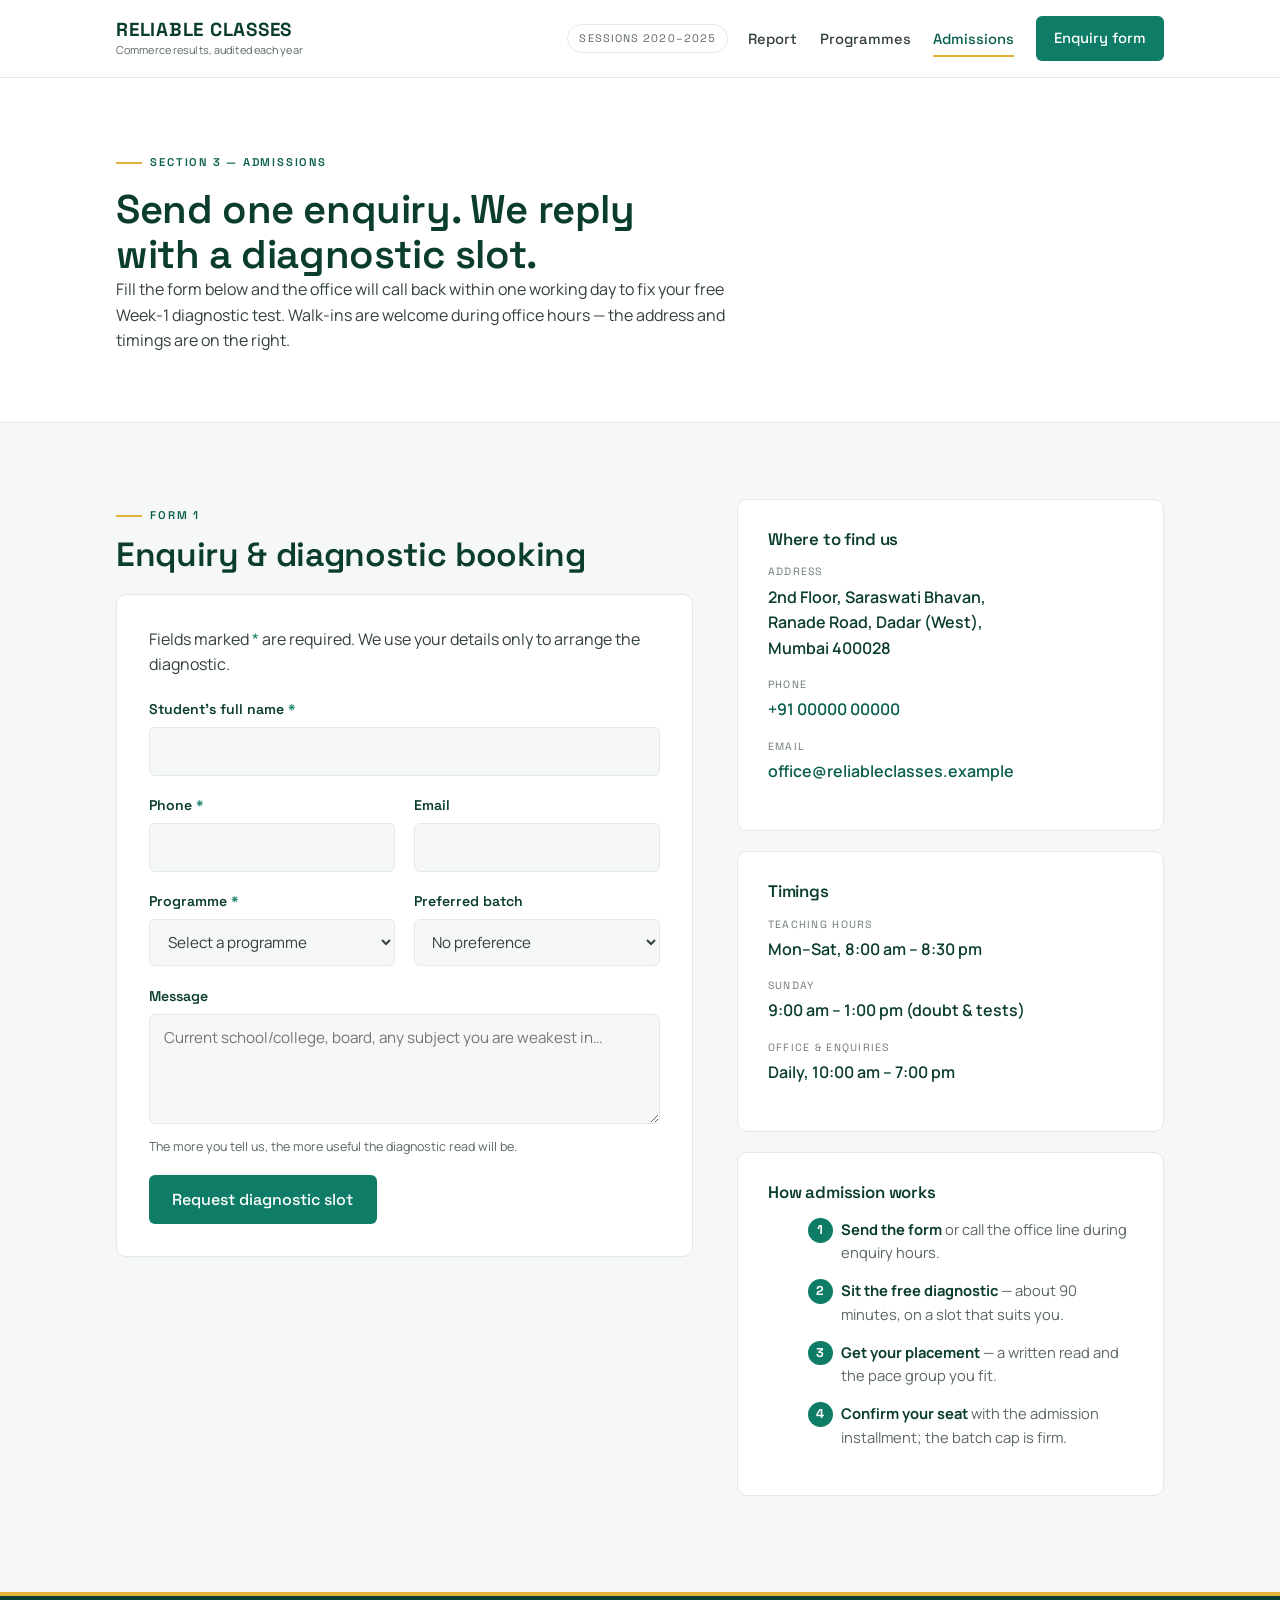
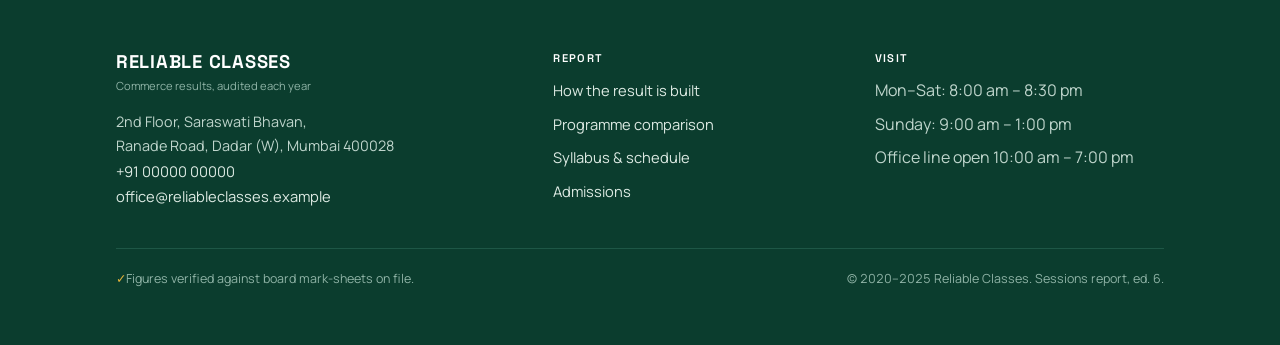
<file: reliable-classes/contact.html>
<!DOCTYPE html>
<html lang="en">
<head>
  <meta charset="UTF-8">
  <meta name="viewport" content="width=device-width, initial-scale=1.0">
  <title>Admissions &amp; Enquiry — Reliable Classes, Dadar Mumbai</title>
  <meta name="description" content="Enquire about XI Commerce, XII Commerce or CA Foundation at Reliable Classes. Address, phone, timings, how admission works, and an enquiry form to book a free diagnostic test.">
  <meta name="theme-color" content="#0B3D2E">
  <link rel="icon" href="data:image/svg+xml,%3Csvg xmlns='http://www.w3.org/2000/svg' viewBox='0 0 32 32'%3E%3Crect width='32' height='32' rx='7' fill='%230B3D2E'/%3E%3Crect x='6' y='6' width='20' height='20' rx='2' fill='none' stroke='%23E4B23A' stroke-width='2'/%3E%3Cpath d='M9 20 L14 14 L18 17 L23 11' fill='none' stroke='%23fff' stroke-width='2' stroke-linecap='round' stroke-linejoin='round'/%3E%3C/svg%3E">
  <link rel="preconnect" href="https://fonts.googleapis.com">
  <link rel="preconnect" href="https://fonts.gstatic.com" crossorigin>
  <link href="https://fonts.googleapis.com/css2?family=Manrope:wght@400;500;600;700&family=Space+Grotesk:wght@500;600;700&display=swap" rel="stylesheet">
  <link rel="stylesheet" href="css/styles.css">
  <script src="js/main.js" defer></script>
</head>
<body>
  <a class="skip-link" href="#main">Skip to the form</a>
  <div class="nav-scrim" hidden aria-hidden="true"></div>

  <!-- ============================ HEADER ============================ -->
  <header class="site-header">
    <div class="container header__inner">
      <a class="brand" href="index.html">
        <span class="brand__name">Reliable Classes</span>
        <span class="brand__sub">Commerce results, audited each year</span>
      </a>
      <span class="header__period tnum">Sessions 2020–2025</span>
      <button class="nav-toggle" aria-expanded="false" aria-controls="primary-nav" aria-label="Open menu">
        <svg width="22" height="22" viewBox="0 0 24 24" fill="none" stroke="currentColor" stroke-width="2" aria-hidden="true"><line x1="3" y1="6" x2="21" y2="6"/><line x1="3" y1="12" x2="21" y2="12"/><line x1="3" y1="18" x2="21" y2="18"/></svg>
      </button>
      <nav class="primary" id="primary-nav" aria-label="Primary">
        <ul class="nav-links">
          <li><a href="index.html">Report</a></li>
          <li><a href="courses.html">Programmes</a></li>
          <li><a href="contact.html" aria-current="page">Admissions</a></li>
        </ul>
        <a class="btn btn--primary" href="#enquiry">Enquiry form</a>
      </nav>
    </div>
  </header>

  <main id="main">

    <!-- ============================ PAGE OPENER ============================ -->
    <section class="report-hero">
      <div class="container report-hero__inner">
        <span class="label">Section 3 &mdash; Admissions</span>
        <h1 style="font-size:clamp(1.7rem,4vw,2.5rem);margin-top:1rem;max-width:22ch">Send one enquiry. We reply with a diagnostic slot.</h1>
        <p class="lede" style="max-width:62ch">Fill the form below and the office will call back within one working day to fix your free Week-1 diagnostic test. Walk-ins are welcome during office hours &mdash; the address and timings are on the right.</p>
      </div>
    </section>

    <!-- ============================ FORM + INFO ============================ -->
    <section class="section section--paper" id="enquiry">
      <div class="container">
        <div class="contact-grid">

          <!-- ENQUIRY FORM -->
          <div>
            <div class="section__head" style="margin-bottom:1.25rem">
              <span class="label">Form 1</span>
              <h2>Enquiry &amp; diagnostic booking</h2>
            </div>
            <form class="form-card" action="#" method="post" novalidate aria-describedby="form-note">
              <p id="form-note" class="hint" style="margin-bottom:1.25rem">Fields marked <span style="color:var(--emerald)">*</span> are required. We use your details only to arrange the diagnostic.</p>

              <div class="field">
                <label for="name">Student&rsquo;s full name <span class="req" aria-hidden="true">*</span></label>
                <input type="text" id="name" name="name" autocomplete="name" required>
              </div>

              <div class="form-row">
                <div class="field">
                  <label for="phone">Phone <span class="req" aria-hidden="true">*</span></label>
                  <input type="tel" id="phone" name="phone" autocomplete="tel" inputmode="tel" required>
                </div>
                <div class="field">
                  <label for="email">Email</label>
                  <input type="email" id="email" name="email" autocomplete="email">
                </div>
              </div>

              <div class="form-row">
                <div class="field">
                  <label for="course">Programme <span class="req" aria-hidden="true">*</span></label>
                  <select id="course" name="course" required>
                    <option value="" selected>Select a programme</option>
                    <option value="xi">XI Commerce</option>
                    <option value="xii">XII Commerce</option>
                    <option value="ca">CA Foundation</option>
                    <option value="xii-ca">XII + CA Foundation</option>
                    <option value="unsure">Not sure yet</option>
                  </select>
                </div>
                <div class="field">
                  <label for="batch">Preferred batch</label>
                  <select id="batch" name="batch">
                    <option value="" selected>No preference</option>
                    <option value="morning">Morning (8:00&ndash;11:00 am)</option>
                    <option value="afternoon">Afternoon (1:00&ndash;4:00 pm)</option>
                    <option value="evening">Evening (5:30&ndash;8:30 pm)</option>
                  </select>
                </div>
              </div>

              <div class="field">
                <label for="message">Message</label>
                <textarea id="message" name="message" placeholder="Current school/college, board, any subject you are weakest in&hellip;"></textarea>
                <p class="hint">The more you tell us, the more useful the diagnostic read will be.</p>
              </div>

              <button type="submit" class="btn btn--primary btn--lg">Request diagnostic slot</button>
            </form>
          </div>

          <!-- INFO COLUMN -->
          <aside aria-label="Visit and contact details">
            <div class="info-card reveal">
              <h3>Where to find us</h3>
              <dl class="info-list">
                <dt>Address</dt>
                <dd>
                  <address style="font-style:normal;font-weight:600;color:var(--forest);line-height:1.6">
                    2nd Floor, Saraswati Bhavan,<br>
                    Ranade Road, Dadar (West),<br>
                    Mumbai 400028
                  </address>
                </dd>
                <dt>Phone</dt>
                <dd><a href="tel:+910000000000">+91 00000 00000</a></dd>
                <dt>Email</dt>
                <dd><a href="mailto:office@reliableclasses.example">office@reliableclasses.example</a></dd>
              </dl>
            </div>

            <div class="info-card reveal">
              <h3>Timings</h3>
              <dl class="info-list">
                <dt>Teaching hours</dt>
                <dd>Mon&ndash;Sat, 8:00 am &ndash; 8:30 pm</dd>
                <dt>Sunday</dt>
                <dd>9:00 am &ndash; 1:00 pm (doubt &amp; tests)</dd>
                <dt>Office &amp; enquiries</dt>
                <dd>Daily, 10:00 am &ndash; 7:00 pm</dd>
              </dl>
            </div>

            <div class="info-card reveal">
              <h3>How admission works</h3>
              <ol class="steps-join">
                <li><b>Send the form</b> or call the office line during enquiry hours.</li>
                <li><b>Sit the free diagnostic</b> &mdash; about 90 minutes, on a slot that suits you.</li>
                <li><b>Get your placement</b> &mdash; a written read and the pace group you fit.</li>
                <li><b>Confirm your seat</b> with the admission installment; the batch cap is firm.</li>
              </ol>
            </div>
          </aside>

        </div>
      </div>
    </section>

  </main>

  <!-- ============================ FOOTER / COLOPHON ============================ -->
  <footer class="colophon">
    <div class="container colophon__inner">
      <div class="colophon__top">
        <div>
          <h2>Reliable Classes</h2>
          <p class="sub">Commerce results, audited each year</p>
          <address>
            2nd Floor, Saraswati Bhavan,<br>
            Ranade Road, Dadar (W), Mumbai 400028<br>
            <a href="tel:+910000000000">+91 00000 00000</a><br>
            <a href="mailto:office@reliableclasses.example">office@reliableclasses.example</a>
          </address>
        </div>
        <div>
          <h3>Report</h3>
          <ul>
            <li><a href="index.html#process">How the result is built</a></li>
            <li><a href="index.html#programmes">Programme comparison</a></li>
            <li><a href="courses.html">Syllabus &amp; schedule</a></li>
            <li><a href="contact.html">Admissions</a></li>
          </ul>
        </div>
        <div>
          <h3>Visit</h3>
          <ul>
            <li>Mon&ndash;Sat: 8:00 am &ndash; 8:30 pm</li>
            <li>Sunday: 9:00 am &ndash; 1:00 pm</li>
            <li>Office line open 10:00 am &ndash; 7:00 pm</li>
          </ul>
        </div>
      </div>
      <div class="colophon__bottom">
        <span class="verified">Figures verified against board mark-sheets on file.</span>
        <span class="tnum">&copy; 2020&ndash;2025 Reliable Classes. Sessions report, ed. 6.</span>
      </div>
    </div>
  </footer>
</body>
</html>
</file>
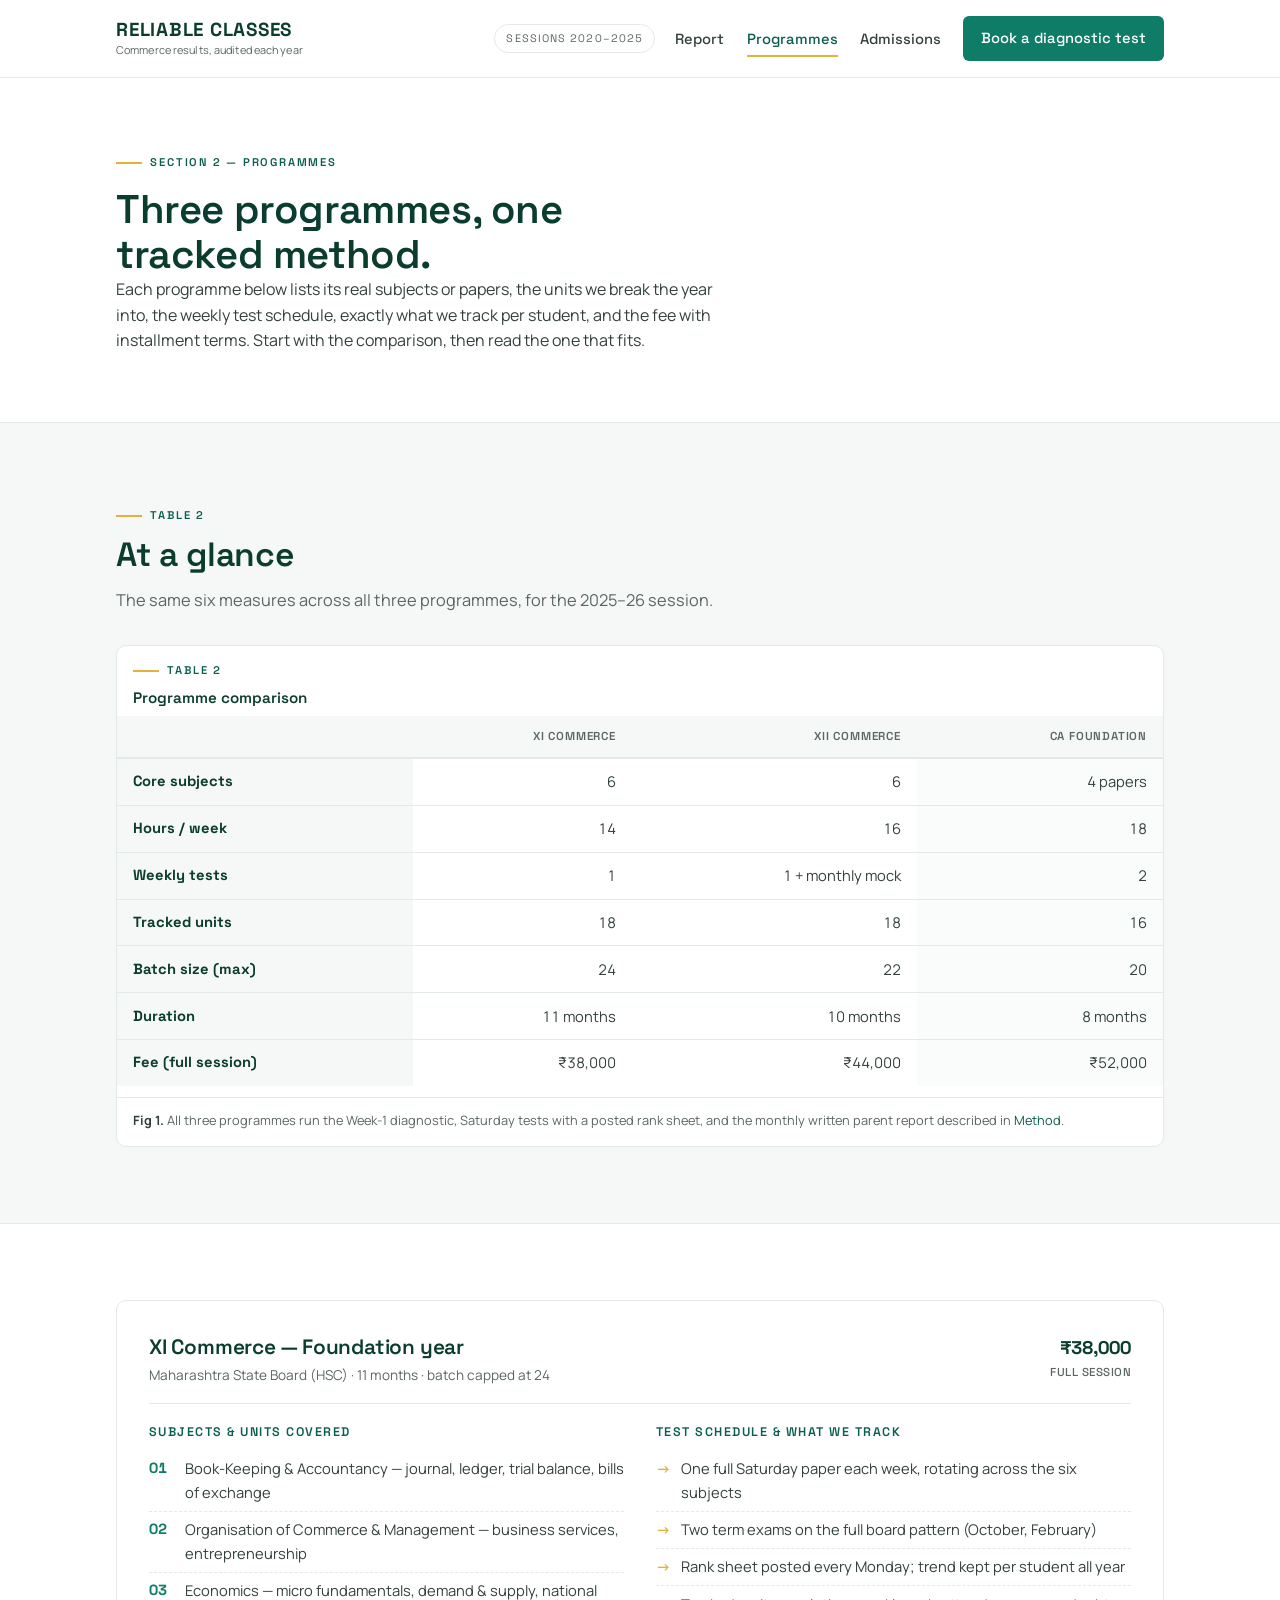
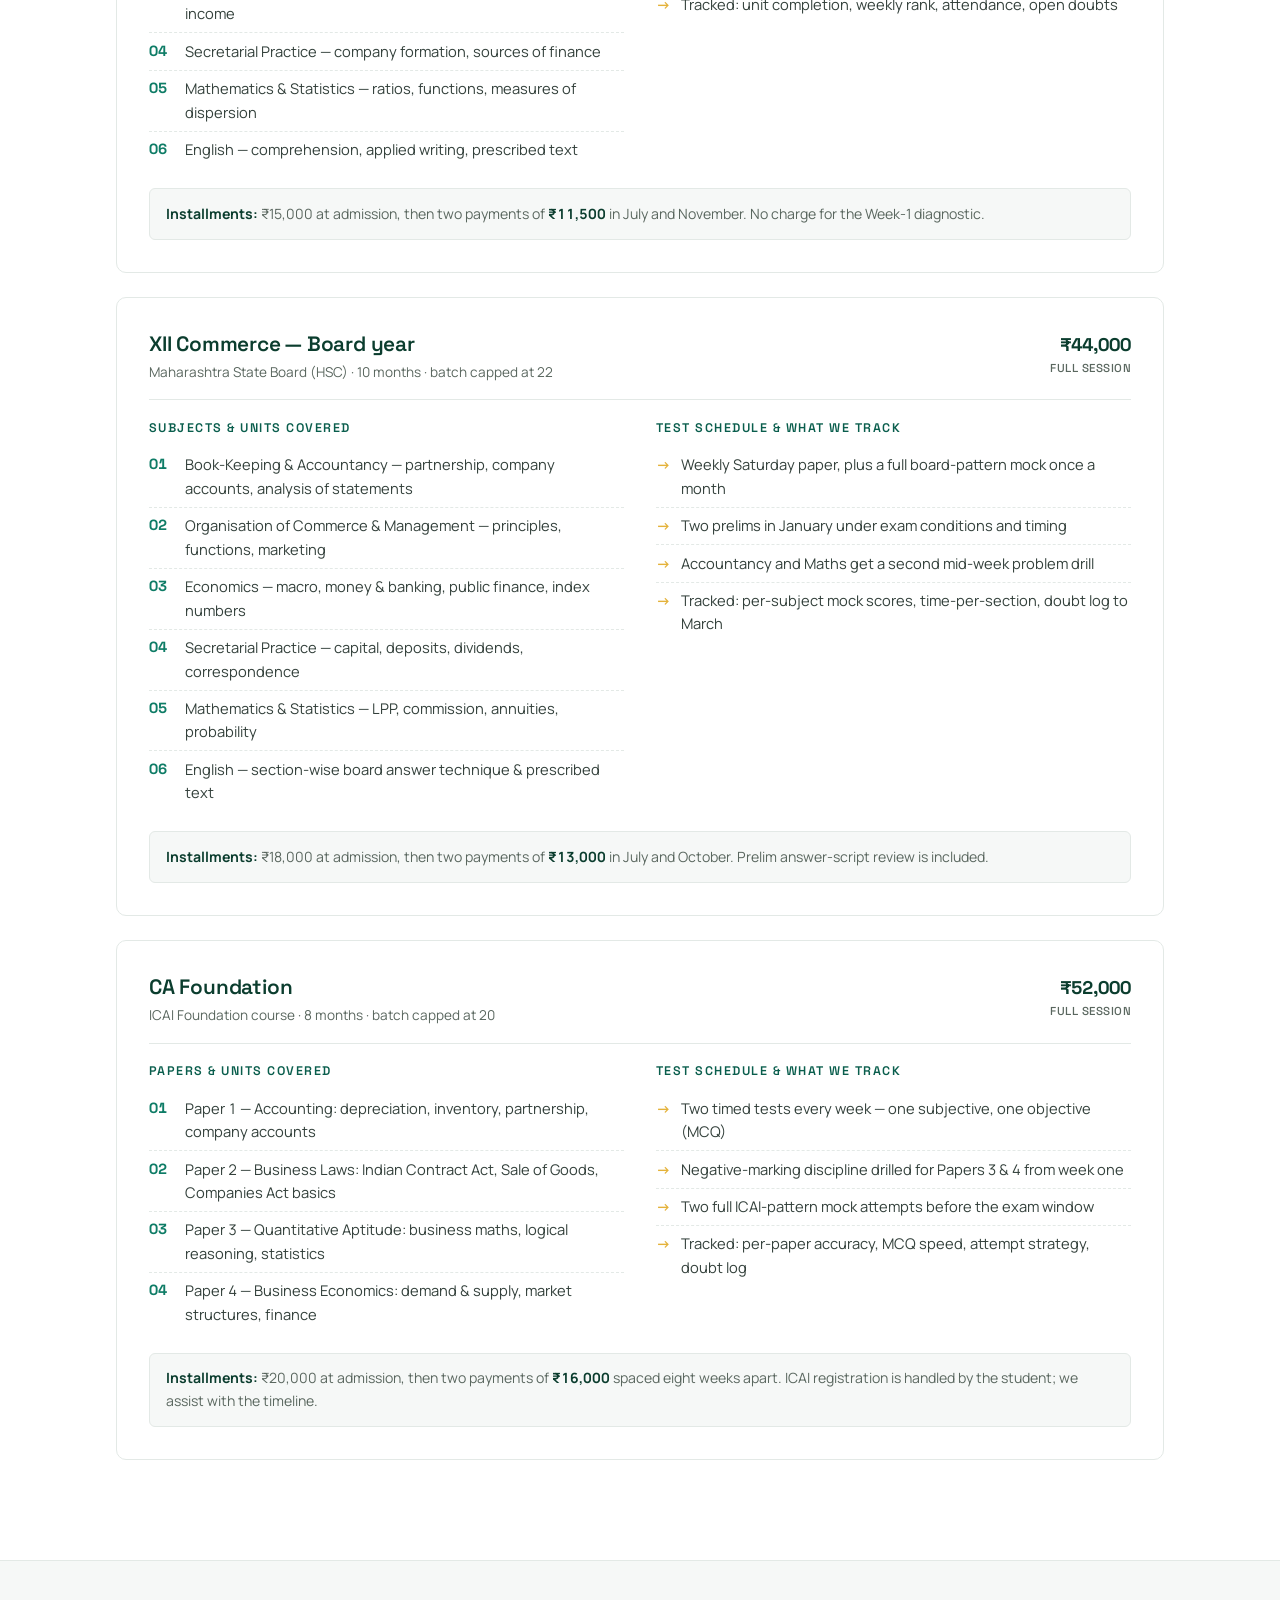
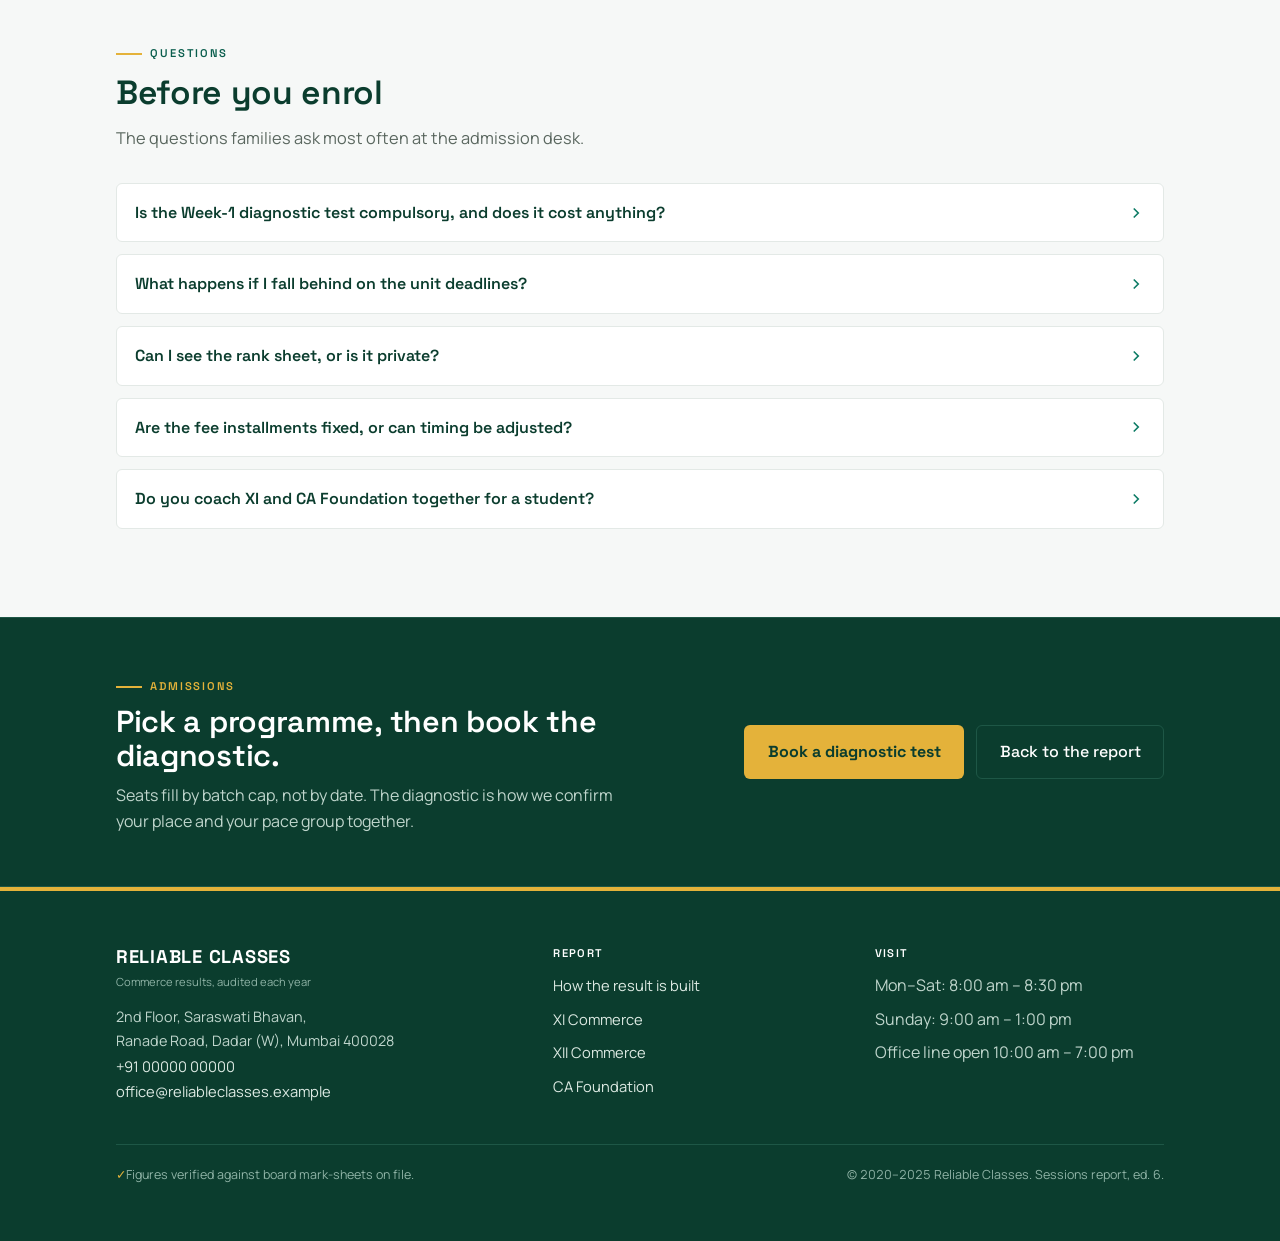
<file: reliable-classes/courses.html>
<!DOCTYPE html>
<html lang="en">
<head>
  <meta charset="UTF-8">
  <meta name="viewport" content="width=device-width, initial-scale=1.0">
  <title>Programmes — Reliable Classes | XI &amp; XII Commerce, CA Foundation</title>
  <meta name="description" content="Full syllabus, weekly test schedule, what we track, and fees for XI Commerce, XII Commerce and CA Foundation at Reliable Classes, with a programme comparison table and FAQ.">
  <meta name="theme-color" content="#0B3D2E">
  <link rel="icon" href="data:image/svg+xml,%3Csvg xmlns='http://www.w3.org/2000/svg' viewBox='0 0 32 32'%3E%3Crect width='32' height='32' rx='7' fill='%230B3D2E'/%3E%3Crect x='6' y='6' width='20' height='20' rx='2' fill='none' stroke='%23E4B23A' stroke-width='2'/%3E%3Cpath d='M9 20 L14 14 L18 17 L23 11' fill='none' stroke='%23fff' stroke-width='2' stroke-linecap='round' stroke-linejoin='round'/%3E%3C/svg%3E">
  <link rel="preconnect" href="https://fonts.googleapis.com">
  <link rel="preconnect" href="https://fonts.gstatic.com" crossorigin>
  <link href="https://fonts.googleapis.com/css2?family=Manrope:wght@400;500;600;700&family=Space+Grotesk:wght@500;600;700&display=swap" rel="stylesheet">
  <link rel="stylesheet" href="css/styles.css">
  <script src="js/main.js" defer></script>
</head>
<body>
  <a class="skip-link" href="#main">Skip to the report</a>
  <div class="nav-scrim" hidden aria-hidden="true"></div>

  <!-- ============================ HEADER ============================ -->
  <header class="site-header">
    <div class="container header__inner">
      <a class="brand" href="index.html">
        <span class="brand__name">Reliable Classes</span>
        <span class="brand__sub">Commerce results, audited each year</span>
      </a>
      <span class="header__period tnum">Sessions 2020–2025</span>
      <button class="nav-toggle" aria-expanded="false" aria-controls="primary-nav" aria-label="Open menu">
        <svg width="22" height="22" viewBox="0 0 24 24" fill="none" stroke="currentColor" stroke-width="2" aria-hidden="true"><line x1="3" y1="6" x2="21" y2="6"/><line x1="3" y1="12" x2="21" y2="12"/><line x1="3" y1="18" x2="21" y2="18"/></svg>
      </button>
      <nav class="primary" id="primary-nav" aria-label="Primary">
        <ul class="nav-links">
          <li><a href="index.html">Report</a></li>
          <li><a href="courses.html" aria-current="page">Programmes</a></li>
          <li><a href="contact.html">Admissions</a></li>
        </ul>
        <a class="btn btn--primary" href="contact.html">Book a diagnostic test</a>
      </nav>
    </div>
  </header>

  <main id="main">

    <!-- ============================ PAGE OPENER ============================ -->
    <section class="report-hero">
      <div class="container report-hero__inner">
        <span class="label">Section 2 &mdash; Programmes</span>
        <h1 style="font-size:clamp(1.7rem,4vw,2.5rem);margin-top:1rem;max-width:22ch">Three programmes, one tracked method.</h1>
        <p class="lede" style="max-width:62ch">Each programme below lists its real subjects or papers, the units we break the year into, the weekly test schedule, exactly what we track per student, and the fee with installment terms. Start with the comparison, then read the one that fits.</p>
      </div>
    </section>

    <!-- ============================ COMPARISON TABLE ============================ -->
    <section class="section section--paper">
      <div class="container">
        <div class="section__head">
          <span class="label">Table 2</span>
          <h2>At a glance</h2>
          <p>The same six measures across all three programmes, for the 2025&ndash;26 session.</p>
        </div>

        <figure class="table-wrap reveal" style="margin:0">
          <div class="table-scroll">
            <table class="report compare">
              <caption><span class="label">Table 2</span> Programme comparison</caption>
              <thead>
                <tr>
                  <th scope="col">&nbsp;</th>
                  <th scope="col">XI Commerce</th>
                  <th scope="col">XII Commerce</th>
                  <th scope="col" class="col-foundation">CA Foundation</th>
                </tr>
              </thead>
              <tbody>
                <tr><th scope="row" class="row-head">Core subjects</th><td>6</td><td>6</td><td class="col-foundation">4 papers</td></tr>
                <tr><th scope="row" class="row-head">Hours / week</th><td>14</td><td>16</td><td class="col-foundation">18</td></tr>
                <tr><th scope="row" class="row-head">Weekly tests</th><td>1</td><td>1 + monthly mock</td><td class="col-foundation">2</td></tr>
                <tr><th scope="row" class="row-head">Tracked units</th><td>18</td><td>18</td><td class="col-foundation">16</td></tr>
                <tr><th scope="row" class="row-head">Batch size (max)</th><td>24</td><td>22</td><td class="col-foundation">20</td></tr>
                <tr><th scope="row" class="row-head">Duration</th><td>11 months</td><td>10 months</td><td class="col-foundation">8 months</td></tr>
                <tr><th scope="row" class="row-head">Fee (full session)</th><td>₹38,000</td><td>₹44,000</td><td class="col-foundation">₹52,000</td></tr>
              </tbody>
            </table>
          </div>
          <figcaption class="fig-cap"><b>Fig 1.</b> All three programmes run the Week-1 diagnostic, Saturday tests with a posted rank sheet, and the monthly written parent report described in <a href="index.html#process">Method</a>.</figcaption>
        </figure>
      </div>
    </section>

    <!-- ============================ PROGRAMME DETAIL: XI ============================ -->
    <section class="section section--white" id="xi">
      <div class="container">
        <article class="prog reveal">
          <div class="prog__head">
            <div>
              <h3>XI Commerce &mdash; Foundation year</h3>
              <p class="prog__sub">Maharashtra State Board (HSC) &middot; 11 months &middot; batch capped at 24</p>
            </div>
            <div class="prog__fee tnum">₹38,000<small>Full session</small></div>
          </div>

          <div class="prog__grid">
            <div>
              <h4>Subjects &amp; units covered</h4>
              <ul class="unit-list tnum">
                <li><span class="u-no">01</span><span>Book-Keeping &amp; Accountancy &mdash; journal, ledger, trial balance, bills of exchange</span></li>
                <li><span class="u-no">02</span><span>Organisation of Commerce &amp; Management &mdash; business services, entrepreneurship</span></li>
                <li><span class="u-no">03</span><span>Economics &mdash; micro fundamentals, demand &amp; supply, national income</span></li>
                <li><span class="u-no">04</span><span>Secretarial Practice &mdash; company formation, sources of finance</span></li>
                <li><span class="u-no">05</span><span>Mathematics &amp; Statistics &mdash; ratios, functions, measures of dispersion</span></li>
                <li><span class="u-no">06</span><span>English &mdash; comprehension, applied writing, prescribed text</span></li>
              </ul>
            </div>
            <div>
              <h4>Test schedule &amp; what we track</h4>
              <ul class="track-list">
                <li>One full Saturday paper each week, rotating across the six subjects</li>
                <li>Two term exams on the full board pattern (October, February)</li>
                <li>Rank sheet posted every Monday; trend kept per student all year</li>
                <li>Tracked: unit completion, weekly rank, attendance, open doubts</li>
              </ul>
            </div>
          </div>
          <p class="install-note"><b>Installments:</b> ₹15,000 at admission, then two payments of <b>₹11,500</b> in July and November. No charge for the Week-1 diagnostic.</p>
        </article>

        <!-- ============================ PROGRAMME DETAIL: XII ============================ -->
        <article class="prog reveal" id="xii">
          <div class="prog__head">
            <div>
              <h3>XII Commerce &mdash; Board year</h3>
              <p class="prog__sub">Maharashtra State Board (HSC) &middot; 10 months &middot; batch capped at 22</p>
            </div>
            <div class="prog__fee tnum">₹44,000<small>Full session</small></div>
          </div>

          <div class="prog__grid">
            <div>
              <h4>Subjects &amp; units covered</h4>
              <ul class="unit-list tnum">
                <li><span class="u-no">01</span><span>Book-Keeping &amp; Accountancy &mdash; partnership, company accounts, analysis of statements</span></li>
                <li><span class="u-no">02</span><span>Organisation of Commerce &amp; Management &mdash; principles, functions, marketing</span></li>
                <li><span class="u-no">03</span><span>Economics &mdash; macro, money &amp; banking, public finance, index numbers</span></li>
                <li><span class="u-no">04</span><span>Secretarial Practice &mdash; capital, deposits, dividends, correspondence</span></li>
                <li><span class="u-no">05</span><span>Mathematics &amp; Statistics &mdash; LPP, commission, annuities, probability</span></li>
                <li><span class="u-no">06</span><span>English &mdash; section-wise board answer technique &amp; prescribed text</span></li>
              </ul>
            </div>
            <div>
              <h4>Test schedule &amp; what we track</h4>
              <ul class="track-list">
                <li>Weekly Saturday paper, plus a full board-pattern mock once a month</li>
                <li>Two prelims in January under exam conditions and timing</li>
                <li>Accountancy and Maths get a second mid-week problem drill</li>
                <li>Tracked: per-subject mock scores, time-per-section, doubt log to March</li>
              </ul>
            </div>
          </div>
          <p class="install-note"><b>Installments:</b> ₹18,000 at admission, then two payments of <b>₹13,000</b> in July and October. Prelim answer-script review is included.</p>
        </article>

        <!-- ============================ PROGRAMME DETAIL: CA ============================ -->
        <article class="prog reveal" id="ca">
          <div class="prog__head">
            <div>
              <h3>CA Foundation</h3>
              <p class="prog__sub">ICAI Foundation course &middot; 8 months &middot; batch capped at 20</p>
            </div>
            <div class="prog__fee tnum">₹52,000<small>Full session</small></div>
          </div>

          <div class="prog__grid">
            <div>
              <h4>Papers &amp; units covered</h4>
              <ul class="unit-list tnum">
                <li><span class="u-no">01</span><span>Paper 1 &mdash; Accounting: depreciation, inventory, partnership, company accounts</span></li>
                <li><span class="u-no">02</span><span>Paper 2 &mdash; Business Laws: Indian Contract Act, Sale of Goods, Companies Act basics</span></li>
                <li><span class="u-no">03</span><span>Paper 3 &mdash; Quantitative Aptitude: business maths, logical reasoning, statistics</span></li>
                <li><span class="u-no">04</span><span>Paper 4 &mdash; Business Economics: demand &amp; supply, market structures, finance</span></li>
              </ul>
            </div>
            <div>
              <h4>Test schedule &amp; what we track</h4>
              <ul class="track-list">
                <li>Two timed tests every week &mdash; one subjective, one objective (MCQ)</li>
                <li>Negative-marking discipline drilled for Papers 3 &amp; 4 from week one</li>
                <li>Two full ICAI-pattern mock attempts before the exam window</li>
                <li>Tracked: per-paper accuracy, MCQ speed, attempt strategy, doubt log</li>
              </ul>
            </div>
          </div>
          <p class="install-note"><b>Installments:</b> ₹20,000 at admission, then two payments of <b>₹16,000</b> spaced eight weeks apart. ICAI registration is handled by the student; we assist with the timeline.</p>
        </article>
      </div>
    </section>

    <!-- ============================ FAQ ============================ -->
    <section class="section section--paper">
      <div class="container">
        <div class="section__head">
          <span class="label">Questions</span>
          <h2>Before you enrol</h2>
          <p>The questions families ask most often at the admission desk.</p>
        </div>

        <div class="faq">
          <details>
            <summary>Is the Week-1 diagnostic test compulsory, and does it cost anything?<svg class="chev" width="18" height="18" viewBox="0 0 24 24" fill="none" stroke="currentColor" stroke-width="2.2" aria-hidden="true"><polyline points="9 6 15 12 9 18"/></svg></summary>
            <p>It is free and we ask every student to sit it before admission is confirmed. It is how we place you in the right pace group; enrolling without it would mean teaching you blind.</p>
          </details>
          <details>
            <summary>What happens if I fall behind on the unit deadlines?<svg class="chev" width="18" height="18" viewBox="0 0 24 24" fill="none" stroke="currentColor" stroke-width="2.2" aria-hidden="true"><polyline points="9 6 15 12 9 18"/></svg></summary>
            <p>The wall chart and monthly report flag it early. Students more than one unit behind are given a scheduled catch-up slot and the relevant doubts are logged until cleared &mdash; it is built into the system, not an extra charge.</p>
          </details>
          <details>
            <summary>Can I see the rank sheet, or is it private?<svg class="chev" width="18" height="18" viewBox="0 0 24 24" fill="none" stroke="currentColor" stroke-width="2.2" aria-hidden="true"><polyline points="9 6 15 12 9 18"/></svg></summary>
            <p>The weekly rank sheet is posted by name for the batch. We have found that visible, fair ranking pushes the whole group; your detailed report, however, goes only to you and your parents.</p>
          </details>
          <details>
            <summary>Are the fee installments fixed, or can timing be adjusted?<svg class="chev" width="18" height="18" viewBox="0 0 24 24" fill="none" stroke="currentColor" stroke-width="2.2" aria-hidden="true"><polyline points="9 6 15 12 9 18"/></svg></summary>
            <p>The amounts are fixed but installment dates can be shifted by a few weeks on request at the time of admission. Speak to the office; there is no interest or surcharge on the standard schedule.</p>
          </details>
          <details>
            <summary>Do you coach XI and CA Foundation together for a student?<svg class="chev" width="18" height="18" viewBox="0 0 24 24" fill="none" stroke="currentColor" stroke-width="2.2" aria-hidden="true"><polyline points="9 6 15 12 9 18"/></svg></summary>
            <p>Yes, several students run XII Commerce alongside CA Foundation. The two timetables are set so test Saturdays do not clash, and the combined load is reviewed in the monthly report.</p>
          </details>
        </div>
      </div>
    </section>

    <!-- ============================ CTA BAND ============================ -->
    <section class="band">
      <div class="container section band__inner" style="padding-block:clamp(2.25rem,5vw,3.25rem)">
        <div class="copy">
          <span class="label">Admissions</span>
          <h2>Pick a programme, then book the diagnostic.</h2>
          <p>Seats fill by batch cap, not by date. The diagnostic is how we confirm your place and your pace group together.</p>
        </div>
        <div class="actions">
          <a class="btn btn--primary btn--lg" href="contact.html">Book a diagnostic test</a>
          <a class="btn btn--ghost btn--lg" href="index.html">Back to the report</a>
        </div>
      </div>
    </section>

  </main>

  <!-- ============================ FOOTER / COLOPHON ============================ -->
  <footer class="colophon">
    <div class="container colophon__inner">
      <div class="colophon__top">
        <div>
          <h2>Reliable Classes</h2>
          <p class="sub">Commerce results, audited each year</p>
          <address>
            2nd Floor, Saraswati Bhavan,<br>
            Ranade Road, Dadar (W), Mumbai 400028<br>
            <a href="tel:+910000000000">+91 00000 00000</a><br>
            <a href="mailto:office@reliableclasses.example">office@reliableclasses.example</a>
          </address>
        </div>
        <div>
          <h3>Report</h3>
          <ul>
            <li><a href="index.html#process">How the result is built</a></li>
            <li><a href="courses.html#xi">XI Commerce</a></li>
            <li><a href="courses.html#xii">XII Commerce</a></li>
            <li><a href="courses.html#ca">CA Foundation</a></li>
          </ul>
        </div>
        <div>
          <h3>Visit</h3>
          <ul>
            <li>Mon&ndash;Sat: 8:00 am &ndash; 8:30 pm</li>
            <li>Sunday: 9:00 am &ndash; 1:00 pm</li>
            <li>Office line open 10:00 am &ndash; 7:00 pm</li>
          </ul>
        </div>
      </div>
      <div class="colophon__bottom">
        <span class="verified">Figures verified against board mark-sheets on file.</span>
        <span class="tnum">&copy; 2020&ndash;2025 Reliable Classes. Sessions report, ed. 6.</span>
      </div>
    </div>
  </footer>
</body>
</html>
</file>
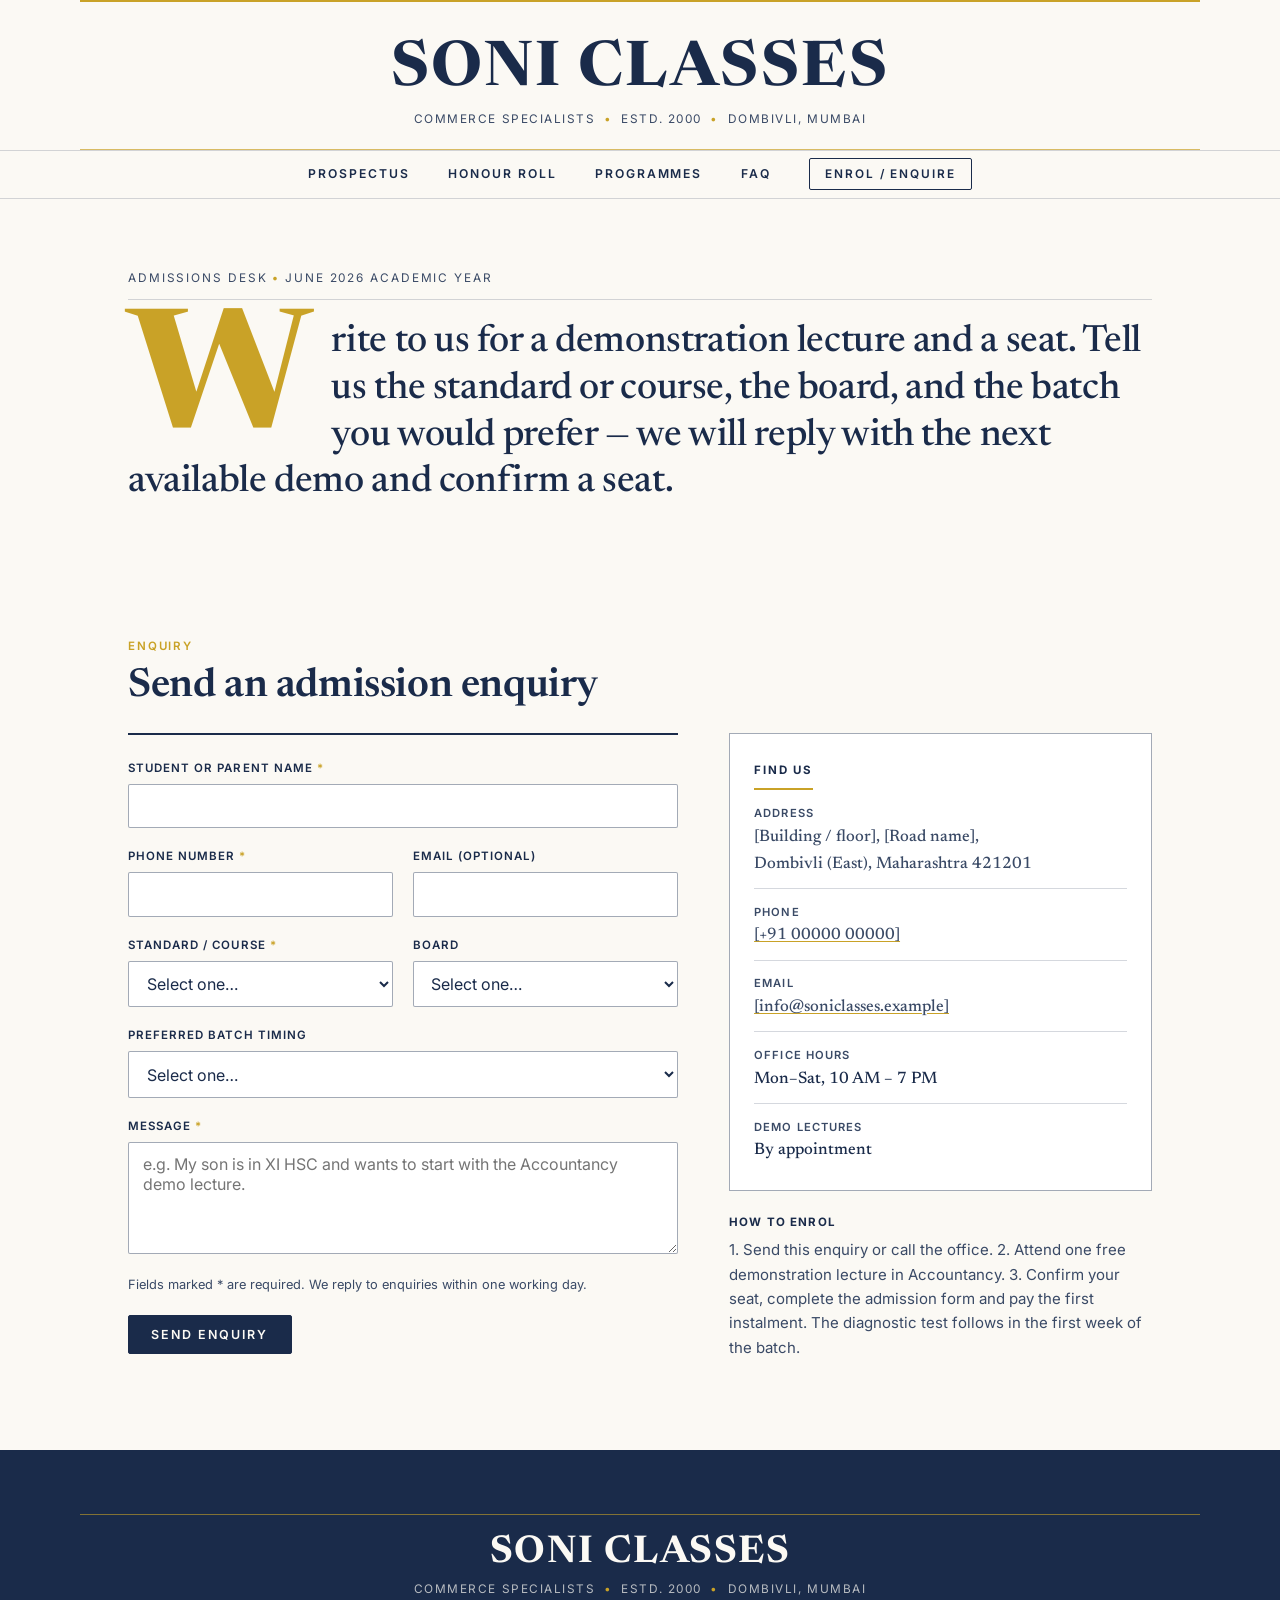
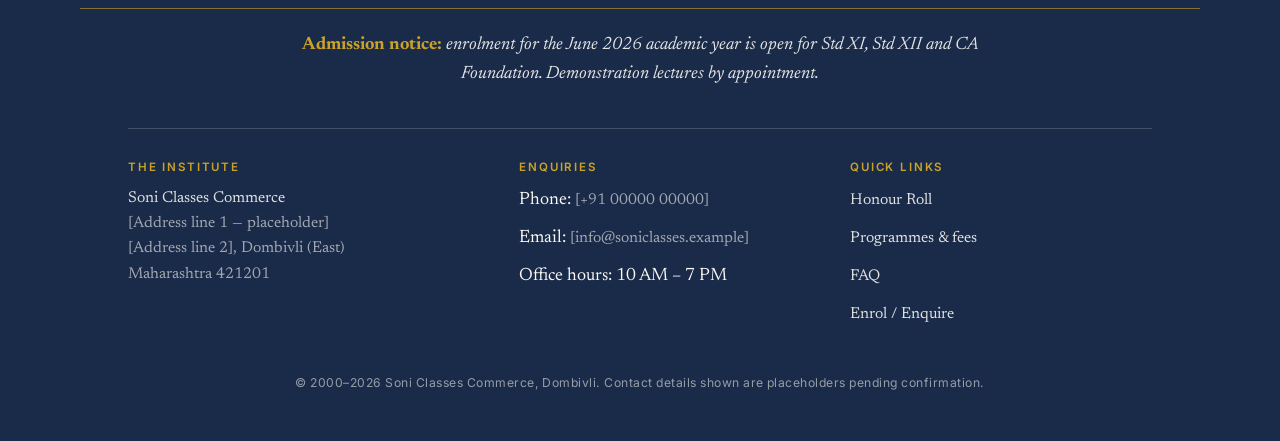
<file: soni-classes/contact.html>
<!DOCTYPE html>
<html lang="en" class="no-js">
<head>
  <meta charset="UTF-8">
  <meta name="viewport" content="width=device-width, initial-scale=1">
  <title>Enrol / Enquire — Soni Classes Commerce, Dombivli</title>
  <meta name="description" content="Enquire about admission to Soni Classes Commerce, Dombivli. Send your details for a demonstration lecture and batch enquiry, or find our address, phone, email and timings.">
  <link rel="preconnect" href="https://fonts.googleapis.com">
  <link rel="preconnect" href="https://fonts.gstatic.com" crossorigin>
  <link href="https://fonts.googleapis.com/css2?family=Inter:wght@400;500;600;700&family=Newsreader:ital,opsz,wght@0,18..72,400..700;1,18..72,400..600&display=swap" rel="stylesheet">
  <link rel="stylesheet" href="css/styles.css">
  <script src="js/main.js" defer></script>
</head>
<body>
  <a class="skip-link" href="#main">Skip to main content</a>

  <!-- ============ MASTHEAD ============ -->
  <header class="masthead">
    <div class="masthead__rule" aria-hidden="true"></div>
    <div class="masthead__plate">
      <h1 class="nameplate"><a href="index.html">Soni Classes</a></h1>
      <p class="dateline">Commerce Specialists <span class="dot" aria-hidden="true">&bull;</span> Estd. 2000 <span class="dot" aria-hidden="true">&bull;</span> Dombivli, Mumbai</p>
    </div>
    <div class="masthead__rule masthead__rule--thin" aria-hidden="true"></div>
    <nav class="nav" aria-label="Primary">
      <div class="nav__inner">
        <button class="nav__toggle" aria-expanded="false" aria-controls="primary-nav">Menu</button>
        <ul class="nav__list" id="primary-nav">
          <li><a class="nav__link" href="index.html">Prospectus</a></li>
          <li><a class="nav__link" href="index.html#honour">Honour Roll</a></li>
          <li><a class="nav__link" href="courses.html">Programmes</a></li>
          <li><a class="nav__link" href="courses.html#faq">FAQ</a></li>
          <li><a class="nav__cta" href="contact.html" aria-current="page">Enrol / Enquire</a></li>
        </ul>
      </div>
    </nav>
  </header>

  <main id="main">

    <!-- ============ INTRO ============ -->
    <section class="lead" aria-labelledby="contact-lead">
      <div class="wrap">
        <p class="lead__kicker">Admissions desk <b>&bull;</b> June 2026 academic year</p>
        <h2 class="standfirst" id="contact-lead">
          <span class="dropcap" aria-hidden="true">W</span>rite to us for a demonstration lecture and a seat. Tell us the standard or course, the board, and the batch you would prefer &mdash; we will reply with the next available demo and confirm a seat.
        </h2>
      </div>
    </section>

    <!-- ============ CONTACT ============ -->
    <section class="section" aria-labelledby="enq-heading">
      <div class="wrap">
        <p class="eyebrow">Enquiry</p>
        <h2 class="section-title" id="enq-heading">Send an admission enquiry</h2>

        <div class="contact__grid">

          <!-- FORM -->
          <form class="form" action="#" method="post" aria-labelledby="enq-heading" novalidate>
            <div class="field">
              <label for="f-name">Student or parent name <span class="req" aria-hidden="true">*</span></label>
              <input type="text" id="f-name" name="name" autocomplete="name" required>
            </div>

            <div class="field--row">
              <div class="field">
                <label for="f-phone">Phone number <span class="req" aria-hidden="true">*</span></label>
                <input type="tel" id="f-phone" name="phone" autocomplete="tel" inputmode="tel" pattern="[0-9 +-]{7,15}" required>
              </div>
              <div class="field">
                <label for="f-email">Email (optional)</label>
                <input type="email" id="f-email" name="email" autocomplete="email">
              </div>
            </div>

            <div class="field--row">
              <div class="field">
                <label for="f-course">Standard / course <span class="req" aria-hidden="true">*</span></label>
                <select id="f-course" name="course" required>
                  <option value="" selected disabled>Select one&hellip;</option>
                  <option value="xi">Standard XI Commerce</option>
                  <option value="xii">Standard XII Commerce</option>
                  <option value="ca-foundation">CA Foundation</option>
                  <option value="undecided">Not sure yet</option>
                </select>
              </div>
              <div class="field">
                <label for="f-board">Board</label>
                <select id="f-board" name="board">
                  <option value="" selected disabled>Select one&hellip;</option>
                  <option value="hsc">Maharashtra HSC</option>
                  <option value="cbse">CBSE</option>
                </select>
              </div>
            </div>

            <div class="field">
              <label for="f-batch">Preferred batch timing</label>
              <select id="f-batch" name="batch">
                <option value="" selected disabled>Select one&hellip;</option>
                <option value="morning">Morning (7:00&ndash;10:00 AM)</option>
                <option value="midday">Midday (11:00 AM&ndash;1:30 PM)</option>
                <option value="evening">Evening (4:30&ndash;7:30 PM)</option>
                <option value="flexible">Flexible / advise me</option>
              </select>
            </div>

            <div class="field">
              <label for="f-message">Message <span class="req" aria-hidden="true">*</span></label>
              <textarea id="f-message" name="message" placeholder="e.g. My son is in XI HSC and wants to start with the Accountancy demo lecture." required></textarea>
            </div>
            <p class="hint">Fields marked <span aria-hidden="true">*</span> are required. We reply to enquiries within one working day.</p>

            <button type="submit" class="btn btn--solid">Send enquiry</button>
          </form>

          <!-- SIDE -->
          <aside class="contact-side" aria-label="How to reach us">
            <div class="factbox">
              <span class="factbox__label">Find us</span>
              <dl>
                <dt>Address</dt>
                <dd class="placeholder">[Building / floor], [Road name],<br>Dombivli (East), Maharashtra 421201</dd>
                <dt>Phone</dt>
                <dd><a href="tel:+910000000000" class="placeholder">[+91 00000 00000]</a></dd>
                <dt>Email</dt>
                <dd><a href="mailto:info@example.com" class="placeholder">[info@soniclasses.example]</a></dd>
                <dt>Office hours</dt>
                <dd>Mon&ndash;Sat, 10 AM &ndash; 7 PM</dd>
                <dt>Demo lectures</dt>
                <dd>By appointment</dd>
              </dl>
            </div>

            <p class="enrol">
              <strong>How to enrol</strong>
              1. Send this enquiry or call the office. 2. Attend one free demonstration lecture in Accountancy. 3. Confirm your seat, complete the admission form and pay the first instalment. The diagnostic test follows in the first week of the batch.
            </p>
          </aside>

        </div>
      </div>
    </section>

  </main>

  <!-- ============ FOOTER ============ -->
  <footer class="foot">
    <div class="foot__rule" aria-hidden="true"></div>
    <div class="foot__plate">
      <p class="nameplate" style="margin-top:1.2rem">Soni Classes</p>
      <p class="dateline">Commerce Specialists <span class="dot" aria-hidden="true">&bull;</span> Estd. 2000 <span class="dot" aria-hidden="true">&bull;</span> Dombivli, Mumbai</p>
    </div>
    <div class="foot__rule" aria-hidden="true"></div>

    <p class="foot__notice"><b>Admission notice:</b> enrolment for the June 2026 academic year is open for Std XI, Std XII and CA Foundation. Demonstration lectures by appointment.</p>

    <div class="wrap">
      <div class="foot__cols">
        <div class="foot__col">
          <h4>The institute</h4>
          <address>
            Soni Classes Commerce<br>
            <span class="placeholder">[Address line 1 &mdash; placeholder]</span><br>
            <span class="placeholder">[Address line 2], Dombivli (East)</span><br>
            <span class="placeholder">Maharashtra 421201</span>
          </address>
        </div>
        <div class="foot__col">
          <h4>Enquiries</h4>
          <ul>
            <li>Phone: <a href="tel:+910000000000" class="placeholder">[+91 00000 00000]</a></li>
            <li>Email: <a href="mailto:info@example.com" class="placeholder">[info@soniclasses.example]</a></li>
            <li>Office hours: 10 AM &ndash; 7 PM</li>
          </ul>
        </div>
        <div class="foot__col">
          <h4>Quick links</h4>
          <ul>
            <li><a href="index.html#honour">Honour Roll</a></li>
            <li><a href="courses.html">Programmes &amp; fees</a></li>
            <li><a href="courses.html#faq">FAQ</a></li>
            <li><a href="contact.html">Enrol / Enquire</a></li>
          </ul>
        </div>
      </div>
      <p class="foot__legal">&copy; 2000&ndash;2026 Soni Classes Commerce, Dombivli. Contact details shown are placeholders pending confirmation.</p>
    </div>
  </footer>

</body>
</html>
</file>
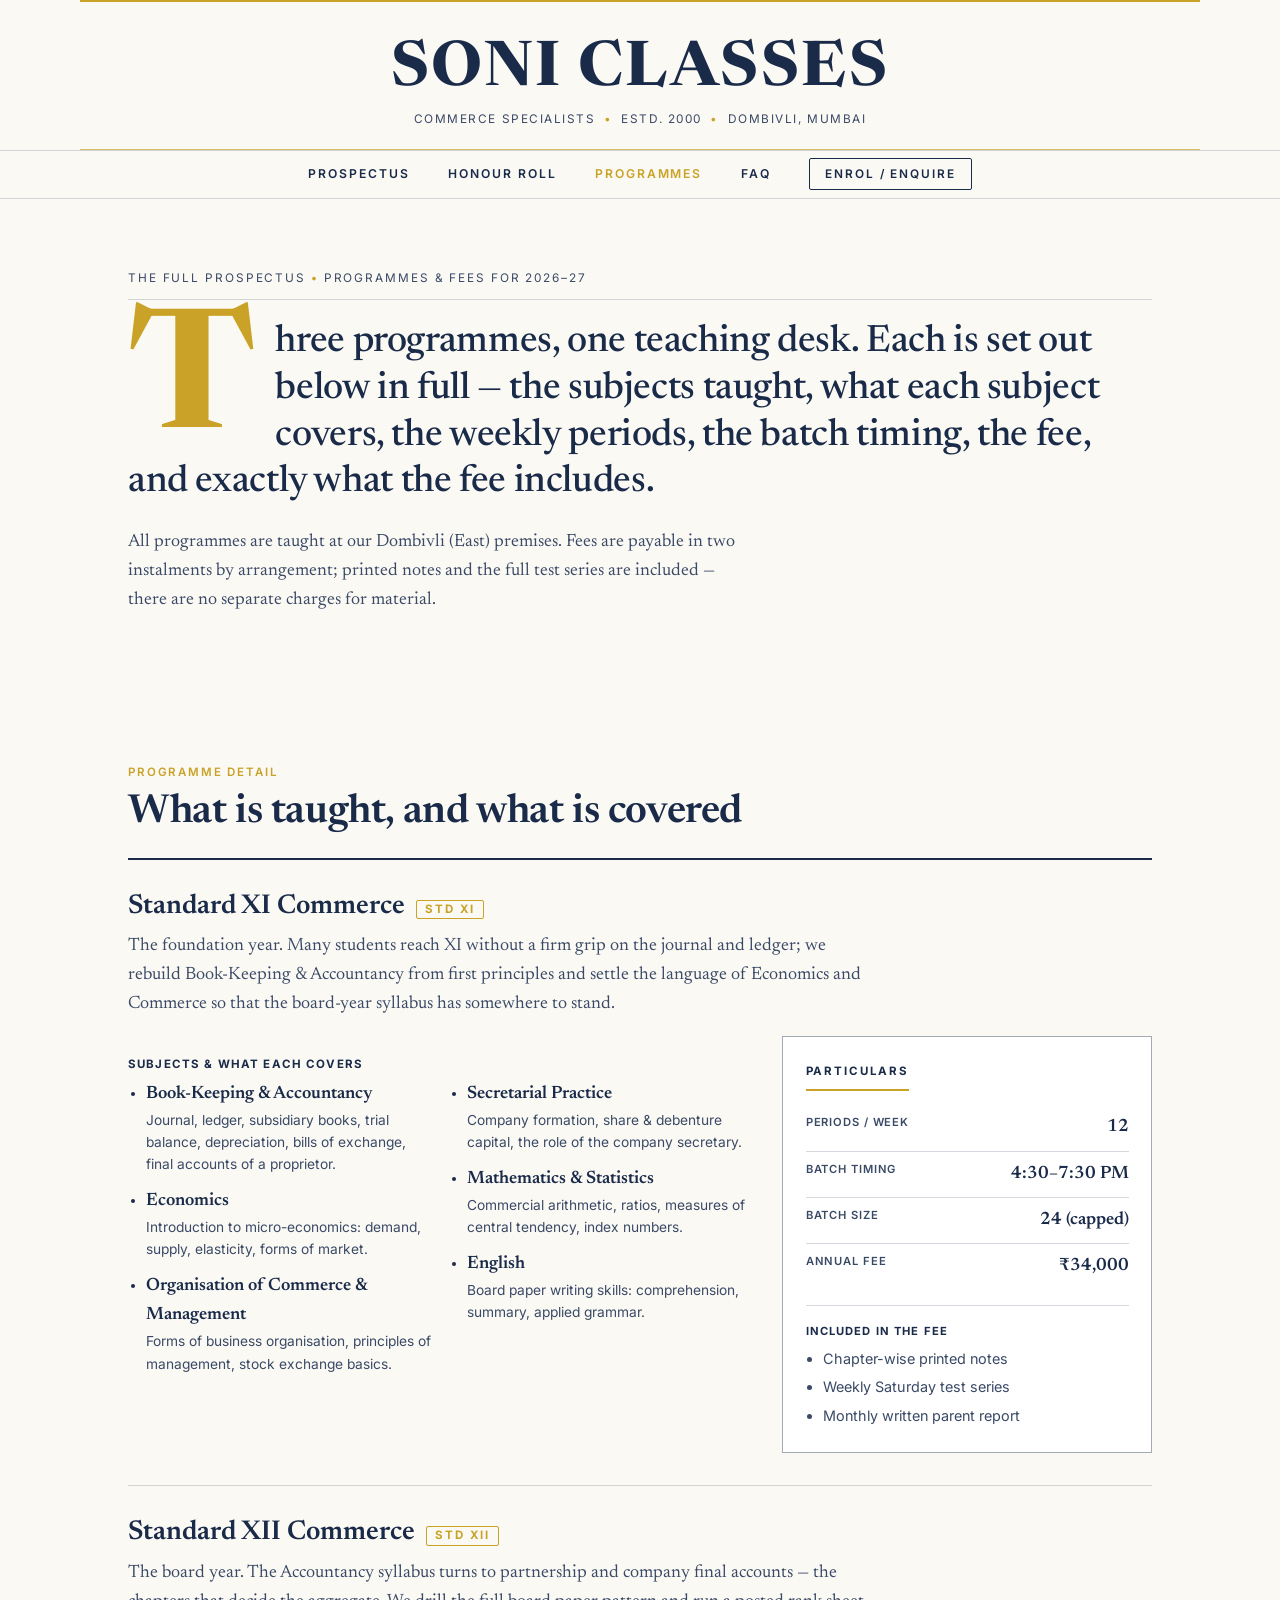
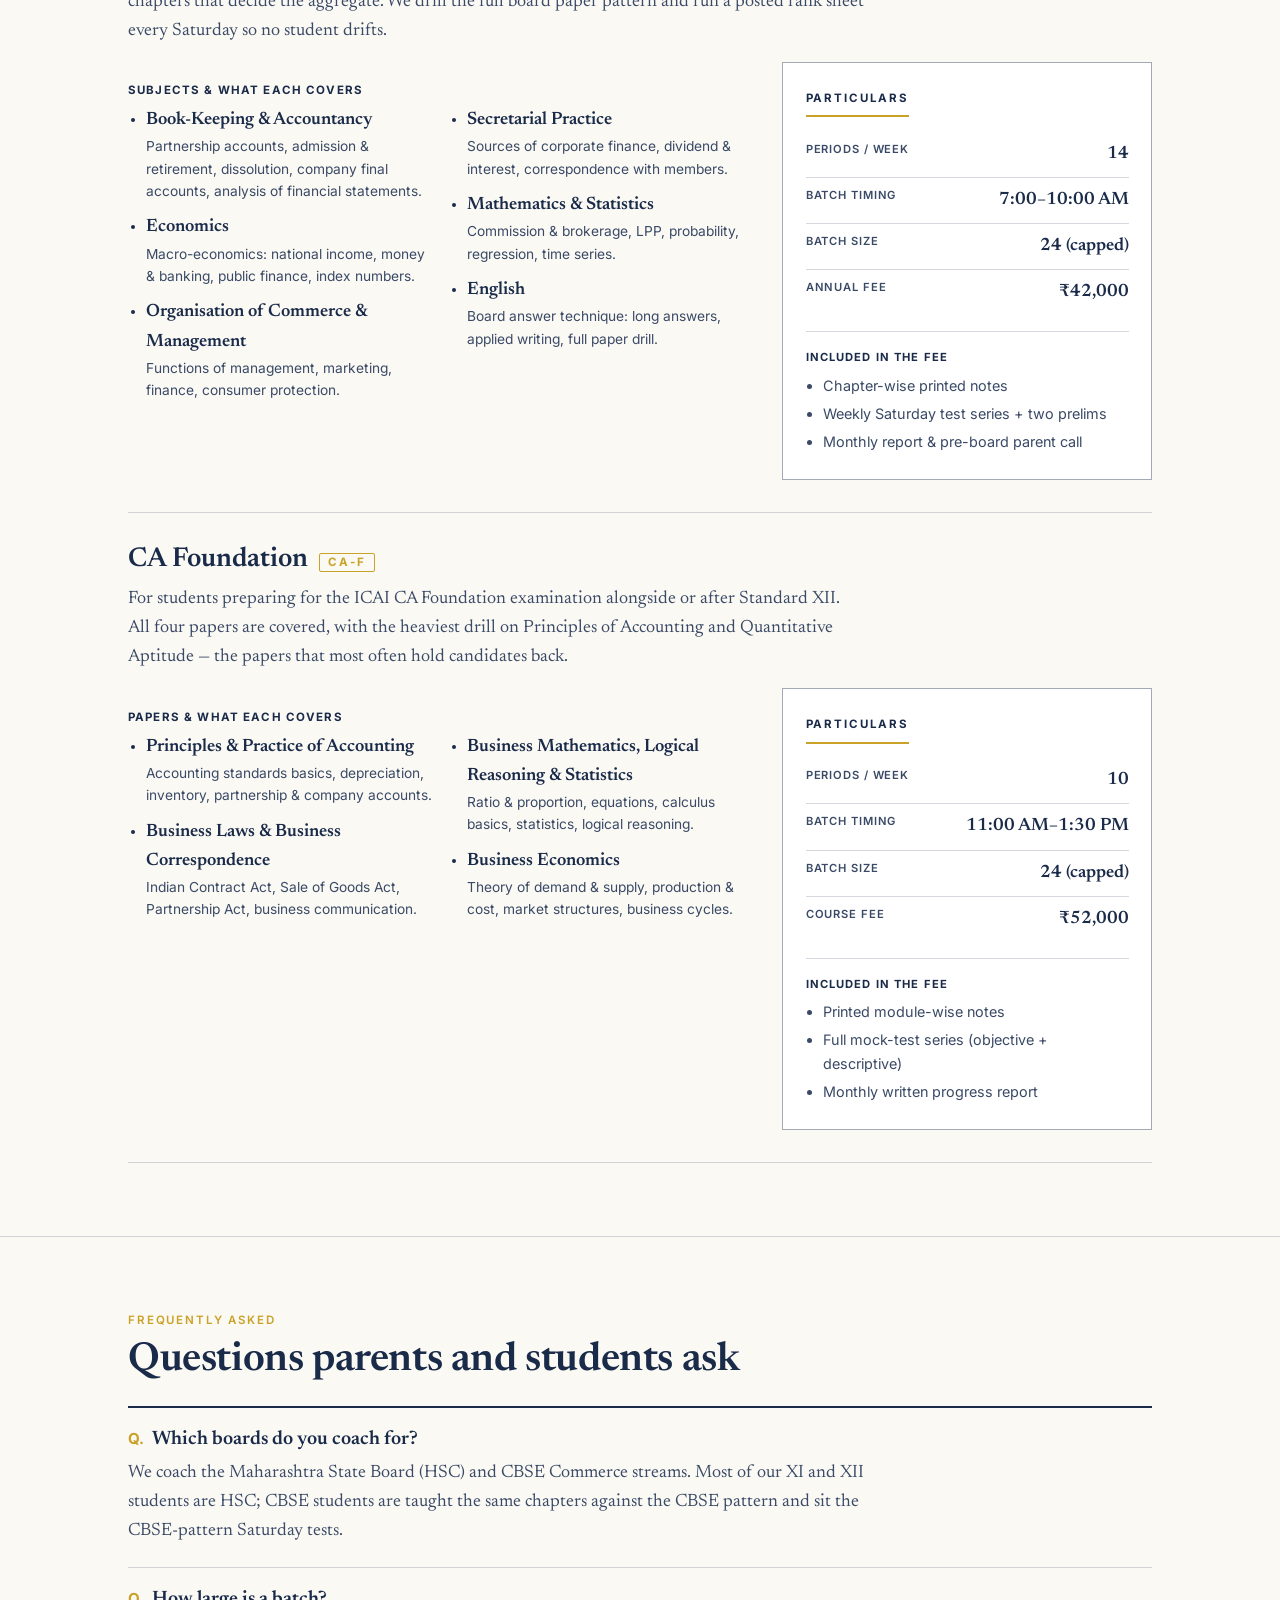
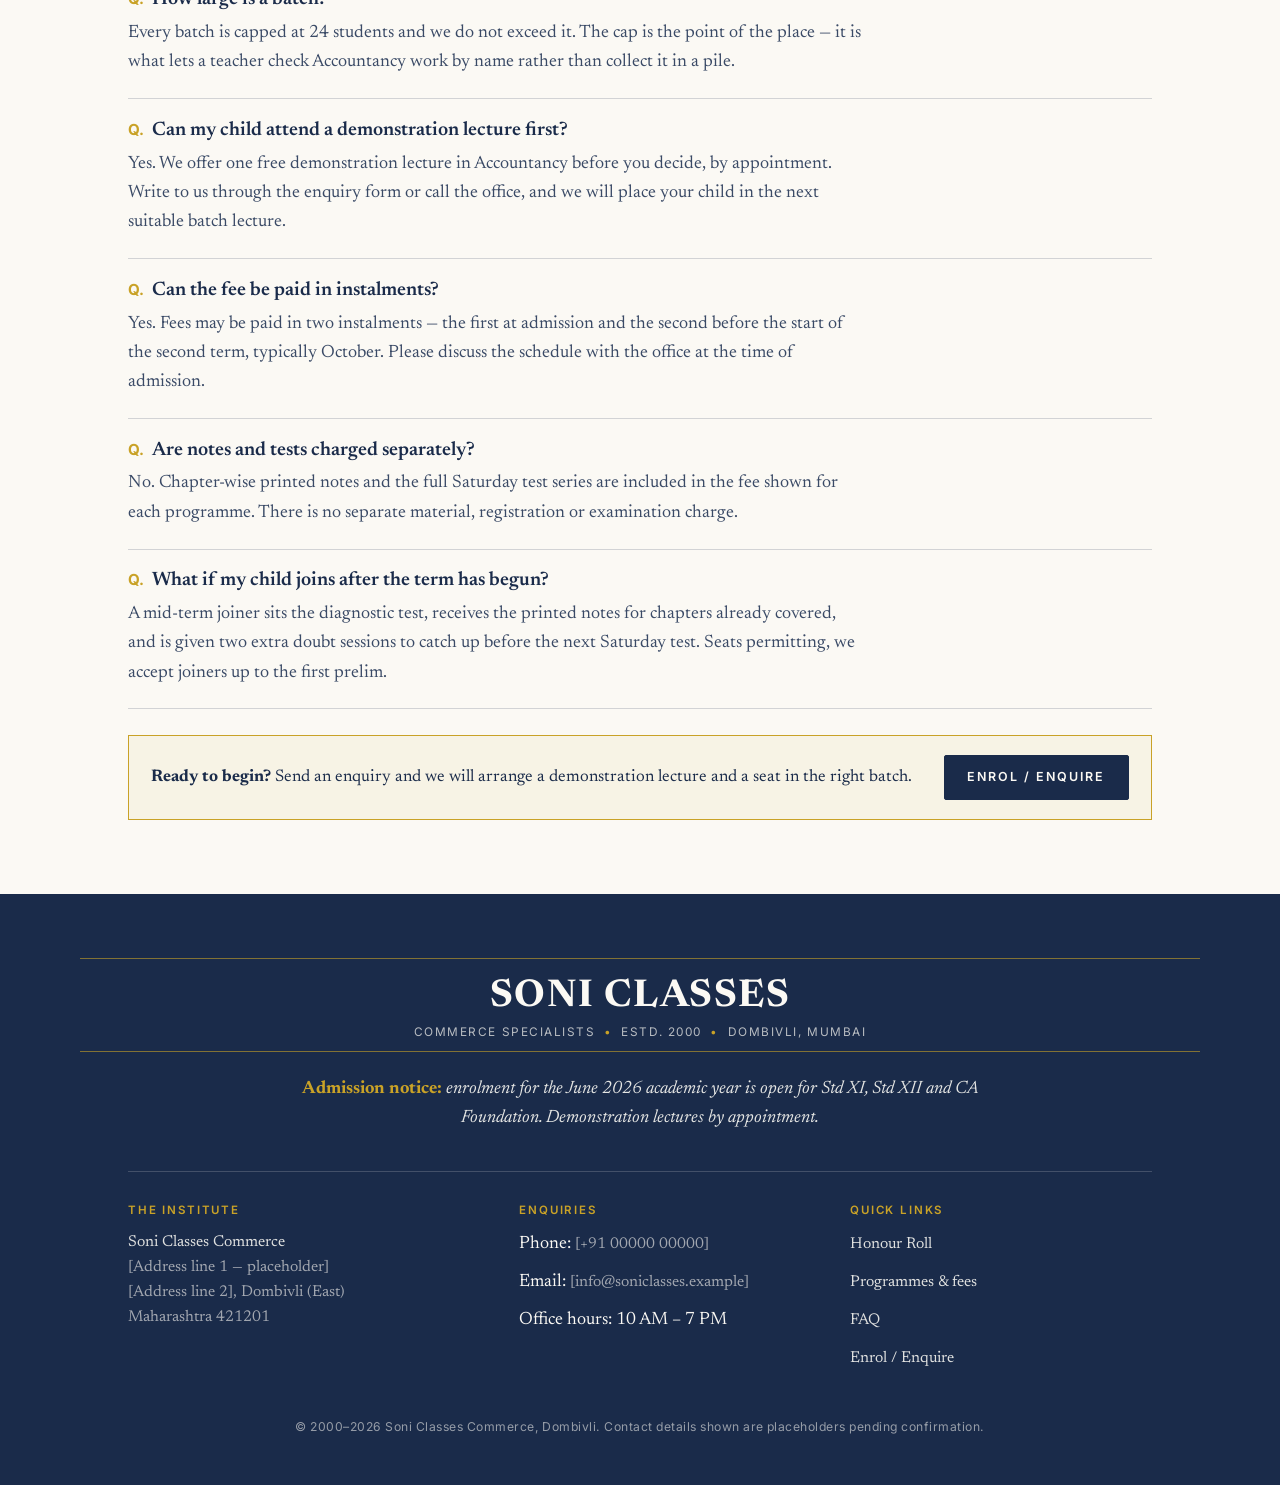
<file: soni-classes/courses.html>
<!DOCTYPE html>
<html lang="en" class="no-js">
<head>
  <meta charset="UTF-8">
  <meta name="viewport" content="width=device-width, initial-scale=1">
  <title>Programmes &amp; Fees — Soni Classes Commerce, Dombivli</title>
  <meta name="description" content="Full prospectus for Soni Classes Commerce: Std XI &amp; XII Commerce and CA Foundation. Subjects covered, periods per week, batch timings, fees in rupees, and a detailed FAQ on boards, batch size, demo lectures and instalments.">
  <link rel="preconnect" href="https://fonts.googleapis.com">
  <link rel="preconnect" href="https://fonts.gstatic.com" crossorigin>
  <link href="https://fonts.googleapis.com/css2?family=Inter:wght@400;500;600;700&family=Newsreader:ital,opsz,wght@0,18..72,400..700;1,18..72,400..600&display=swap" rel="stylesheet">
  <link rel="stylesheet" href="css/styles.css">
  <script src="js/main.js" defer></script>
</head>
<body>
  <a class="skip-link" href="#main">Skip to main content</a>

  <!-- ============ MASTHEAD ============ -->
  <header class="masthead">
    <div class="masthead__rule" aria-hidden="true"></div>
    <div class="masthead__plate">
      <h1 class="nameplate"><a href="index.html">Soni Classes</a></h1>
      <p class="dateline">Commerce Specialists <span class="dot" aria-hidden="true">&bull;</span> Estd. 2000 <span class="dot" aria-hidden="true">&bull;</span> Dombivli, Mumbai</p>
    </div>
    <div class="masthead__rule masthead__rule--thin" aria-hidden="true"></div>
    <nav class="nav" aria-label="Primary">
      <div class="nav__inner">
        <button class="nav__toggle" aria-expanded="false" aria-controls="primary-nav">Menu</button>
        <ul class="nav__list" id="primary-nav">
          <li><a class="nav__link" href="index.html">Prospectus</a></li>
          <li><a class="nav__link" href="index.html#honour">Honour Roll</a></li>
          <li><a class="nav__link" href="courses.html" aria-current="page">Programmes</a></li>
          <li><a class="nav__link" href="courses.html#faq">FAQ</a></li>
          <li><a class="nav__cta" href="contact.html">Enrol / Enquire</a></li>
        </ul>
      </div>
    </nav>
  </header>

  <main id="main">

    <!-- ============ INTRO ============ -->
    <section class="lead" aria-labelledby="prog-lead">
      <div class="wrap">
        <p class="lead__kicker">The full prospectus <b>&bull;</b> Programmes &amp; fees for 2026&ndash;27</p>
        <h2 class="standfirst" id="prog-lead">
          <span class="dropcap" aria-hidden="true">T</span>hree programmes, one teaching desk. Each is set out below in full &mdash; the subjects taught, what each subject covers, the weekly periods, the batch timing, the fee, and exactly what the fee includes.
        </h2>
        <p class="lead__body">All programmes are taught at our Dombivli (East) premises. Fees are payable in two instalments by arrangement; printed notes and the full test series are included &mdash; there are no separate charges for material.</p>
      </div>
    </section>

    <!-- ============ DETAILED PROGRAMMES ============ -->
    <section class="section" aria-labelledby="detail-heading">
      <div class="wrap">
        <p class="eyebrow">Programme detail</p>
        <h2 class="section-title" id="detail-heading">What is taught, and what is covered</h2>

        <div class="coursedetail">

          <!-- XI -->
          <article class="coursedetail__item reveal" id="std-xi">
            <h3>Standard XI Commerce <span class="std">Std XI</span></h3>
            <p class="coursedetail__overview">The foundation year. Many students reach XI without a firm grip on the journal and ledger; we rebuild Book-Keeping &amp; Accountancy from first principles and settle the language of Economics and Commerce so that the board-year syllabus has somewhere to stand.</p>
            <div class="coursedetail__grid">
              <div>
                <p class="subj-label">Subjects &amp; what each covers</p>
                <ul class="subjlist">
                  <li><b>Book-Keeping &amp; Accountancy</b><span>Journal, ledger, subsidiary books, trial balance, depreciation, bills of exchange, final accounts of a proprietor.</span></li>
                  <li><b>Economics</b><span>Introduction to micro-economics: demand, supply, elasticity, forms of market.</span></li>
                  <li><b>Organisation of Commerce &amp; Management</b><span>Forms of business organisation, principles of management, stock exchange basics.</span></li>
                  <li><b>Secretarial Practice</b><span>Company formation, share &amp; debenture capital, the role of the company secretary.</span></li>
                  <li><b>Mathematics &amp; Statistics</b><span>Commercial arithmetic, ratios, measures of central tendency, index numbers.</span></li>
                  <li><b>English</b><span>Board paper writing skills: comprehension, summary, applied grammar.</span></li>
                </ul>
              </div>
              <aside class="specbox" aria-label="Std XI particulars">
                <span class="factbox__label">Particulars</span>
                <dl>
                  <div class="row"><dt>Periods / week</dt><dd>12</dd></div>
                  <div class="row"><dt>Batch timing</dt><dd>4:30&ndash;7:30 PM</dd></div>
                  <div class="row"><dt>Batch size</dt><dd>24 (capped)</dd></div>
                  <div class="row"><dt>Annual fee</dt><dd class="fee">&#8377;34,000</dd></div>
                </dl>
                <div class="included">
                  <strong>Included in the fee</strong>
                  <ul>
                    <li>Chapter-wise printed notes</li>
                    <li>Weekly Saturday test series</li>
                    <li>Monthly written parent report</li>
                  </ul>
                </div>
              </aside>
            </div>
          </article>

          <!-- XII -->
          <article class="coursedetail__item reveal" id="std-xii">
            <h3>Standard XII Commerce <span class="std">Std XII</span></h3>
            <p class="coursedetail__overview">The board year. The Accountancy syllabus turns to partnership and company final accounts &mdash; the chapters that decide the aggregate. We drill the full board paper pattern and run a posted rank sheet every Saturday so no student drifts.</p>
            <div class="coursedetail__grid">
              <div>
                <p class="subj-label">Subjects &amp; what each covers</p>
                <ul class="subjlist">
                  <li><b>Book-Keeping &amp; Accountancy</b><span>Partnership accounts, admission &amp; retirement, dissolution, company final accounts, analysis of financial statements.</span></li>
                  <li><b>Economics</b><span>Macro-economics: national income, money &amp; banking, public finance, index numbers.</span></li>
                  <li><b>Organisation of Commerce &amp; Management</b><span>Functions of management, marketing, finance, consumer protection.</span></li>
                  <li><b>Secretarial Practice</b><span>Sources of corporate finance, dividend &amp; interest, correspondence with members.</span></li>
                  <li><b>Mathematics &amp; Statistics</b><span>Commission &amp; brokerage, LPP, probability, regression, time series.</span></li>
                  <li><b>English</b><span>Board answer technique: long answers, applied writing, full paper drill.</span></li>
                </ul>
              </div>
              <aside class="specbox" aria-label="Std XII particulars">
                <span class="factbox__label">Particulars</span>
                <dl>
                  <div class="row"><dt>Periods / week</dt><dd>14</dd></div>
                  <div class="row"><dt>Batch timing</dt><dd>7:00&ndash;10:00 AM</dd></div>
                  <div class="row"><dt>Batch size</dt><dd>24 (capped)</dd></div>
                  <div class="row"><dt>Annual fee</dt><dd class="fee">&#8377;42,000</dd></div>
                </dl>
                <div class="included">
                  <strong>Included in the fee</strong>
                  <ul>
                    <li>Chapter-wise printed notes</li>
                    <li>Weekly Saturday test series + two prelims</li>
                    <li>Monthly report &amp; pre-board parent call</li>
                  </ul>
                </div>
              </aside>
            </div>
          </article>

          <!-- CA Foundation -->
          <article class="coursedetail__item reveal" id="ca-foundation">
            <h3>CA Foundation <span class="std">CA-F</span></h3>
            <p class="coursedetail__overview">For students preparing for the ICAI CA Foundation examination alongside or after Standard XII. All four papers are covered, with the heaviest drill on Principles of Accounting and Quantitative Aptitude &mdash; the papers that most often hold candidates back.</p>
            <div class="coursedetail__grid">
              <div>
                <p class="subj-label">Papers &amp; what each covers</p>
                <ul class="subjlist">
                  <li><b>Principles &amp; Practice of Accounting</b><span>Accounting standards basics, depreciation, inventory, partnership &amp; company accounts.</span></li>
                  <li><b>Business Laws &amp; Business Correspondence</b><span>Indian Contract Act, Sale of Goods Act, Partnership Act, business communication.</span></li>
                  <li><b>Business Mathematics, Logical Reasoning &amp; Statistics</b><span>Ratio &amp; proportion, equations, calculus basics, statistics, logical reasoning.</span></li>
                  <li><b>Business Economics</b><span>Theory of demand &amp; supply, production &amp; cost, market structures, business cycles.</span></li>
                </ul>
              </div>
              <aside class="specbox" aria-label="CA Foundation particulars">
                <span class="factbox__label">Particulars</span>
                <dl>
                  <div class="row"><dt>Periods / week</dt><dd>10</dd></div>
                  <div class="row"><dt>Batch timing</dt><dd>11:00 AM&ndash;1:30 PM</dd></div>
                  <div class="row"><dt>Batch size</dt><dd>24 (capped)</dd></div>
                  <div class="row"><dt>Course fee</dt><dd class="fee">&#8377;52,000</dd></div>
                </dl>
                <div class="included">
                  <strong>Included in the fee</strong>
                  <ul>
                    <li>Printed module-wise notes</li>
                    <li>Full mock-test series (objective + descriptive)</li>
                    <li>Monthly written progress report</li>
                  </ul>
                </div>
              </aside>
            </div>
          </article>

        </div>
      </div>
    </section>

    <!-- ============ FAQ ============ -->
    <section class="section" id="faq" aria-labelledby="faq-heading">
      <div class="wrap">
        <p class="eyebrow">Frequently asked</p>
        <h2 class="section-title" id="faq-heading">Questions parents and students ask</h2>

        <div class="faq">
          <div class="faq__item reveal">
            <h3 class="faq__q"><span class="q" aria-hidden="true">Q.</span>Which boards do you coach for?</h3>
            <p class="faq__a">We coach the Maharashtra State Board (HSC) and CBSE Commerce streams. Most of our XI and XII students are HSC; CBSE students are taught the same chapters against the CBSE pattern and sit the CBSE-pattern Saturday tests.</p>
          </div>
          <div class="faq__item reveal">
            <h3 class="faq__q"><span class="q" aria-hidden="true">Q.</span>How large is a batch?</h3>
            <p class="faq__a">Every batch is capped at 24 students and we do not exceed it. The cap is the point of the place &mdash; it is what lets a teacher check Accountancy work by name rather than collect it in a pile.</p>
          </div>
          <div class="faq__item reveal">
            <h3 class="faq__q"><span class="q" aria-hidden="true">Q.</span>Can my child attend a demonstration lecture first?</h3>
            <p class="faq__a">Yes. We offer one free demonstration lecture in Accountancy before you decide, by appointment. Write to us through the enquiry form or call the office, and we will place your child in the next suitable batch lecture.</p>
          </div>
          <div class="faq__item reveal">
            <h3 class="faq__q"><span class="q" aria-hidden="true">Q.</span>Can the fee be paid in instalments?</h3>
            <p class="faq__a">Yes. Fees may be paid in two instalments &mdash; the first at admission and the second before the start of the second term, typically October. Please discuss the schedule with the office at the time of admission.</p>
          </div>
          <div class="faq__item reveal">
            <h3 class="faq__q"><span class="q" aria-hidden="true">Q.</span>Are notes and tests charged separately?</h3>
            <p class="faq__a">No. Chapter-wise printed notes and the full Saturday test series are included in the fee shown for each programme. There is no separate material, registration or examination charge.</p>
          </div>
          <div class="faq__item reveal">
            <h3 class="faq__q"><span class="q" aria-hidden="true">Q.</span>What if my child joins after the term has begun?</h3>
            <p class="faq__a">A mid-term joiner sits the diagnostic test, receives the printed notes for chapters already covered, and is given two extra doubt sessions to catch up before the next Saturday test. Seats permitting, we accept joiners up to the first prelim.</p>
          </div>
        </div>

        <div class="notice reveal" role="note">
          <p class="notice__text"><b>Ready to begin?</b> Send an enquiry and we will arrange a demonstration lecture and a seat in the right batch.</p>
          <a class="btn btn--solid" href="contact.html">Enrol / Enquire</a>
        </div>
      </div>
    </section>

  </main>

  <!-- ============ FOOTER ============ -->
  <footer class="foot">
    <div class="foot__rule" aria-hidden="true"></div>
    <div class="foot__plate">
      <p class="nameplate" style="margin-top:1.2rem">Soni Classes</p>
      <p class="dateline">Commerce Specialists <span class="dot" aria-hidden="true">&bull;</span> Estd. 2000 <span class="dot" aria-hidden="true">&bull;</span> Dombivli, Mumbai</p>
    </div>
    <div class="foot__rule" aria-hidden="true"></div>

    <p class="foot__notice"><b>Admission notice:</b> enrolment for the June 2026 academic year is open for Std XI, Std XII and CA Foundation. Demonstration lectures by appointment.</p>

    <div class="wrap">
      <div class="foot__cols">
        <div class="foot__col">
          <h4>The institute</h4>
          <address>
            Soni Classes Commerce<br>
            <span class="placeholder">[Address line 1 &mdash; placeholder]</span><br>
            <span class="placeholder">[Address line 2], Dombivli (East)</span><br>
            <span class="placeholder">Maharashtra 421201</span>
          </address>
        </div>
        <div class="foot__col">
          <h4>Enquiries</h4>
          <ul>
            <li>Phone: <a href="tel:+910000000000" class="placeholder">[+91 00000 00000]</a></li>
            <li>Email: <a href="mailto:info@example.com" class="placeholder">[info@soniclasses.example]</a></li>
            <li>Office hours: 10 AM &ndash; 7 PM</li>
          </ul>
        </div>
        <div class="foot__col">
          <h4>Quick links</h4>
          <ul>
            <li><a href="index.html#honour">Honour Roll</a></li>
            <li><a href="courses.html">Programmes &amp; fees</a></li>
            <li><a href="courses.html#faq">FAQ</a></li>
            <li><a href="contact.html">Enrol / Enquire</a></li>
          </ul>
        </div>
      </div>
      <p class="foot__legal">&copy; 2000&ndash;2026 Soni Classes Commerce, Dombivli. Contact details shown are placeholders pending confirmation.</p>
    </div>
  </footer>

</body>
</html>
</file>
<file: parab-classes/css/styles.css>
/* =========================================================
   Parab Commerce Classes — "A letter from the teacher"
   Warm, founder-led, notebook/diary aesthetic.
   No images anywhere. Voice + typography do the work.
   ========================================================= */

/* ---------- Tokens ---------- */
:root {
  --maroon: #8C2F2A;      /* primary / brick */
  --maroon-deep: #6E211D; /* darker maroon for bands */
  --marigold: #E8A23D;    /* accent — fills & underlines only */
  --marigold-deep: #C77F1F;
  --cocoa: #5C4033;       /* secondary text */
  --ink: #2E211B;         /* strong body text on cream */
  --cream: #FBF4E6;       /* page */
  --card: #FFFDF8;        /* cards */
  --rule: #E3D6BD;        /* ruled lines on paper */
  --rule-soft: #EFE6D2;
  --hairline: #DCCDB1;

  --maxw: 1080px;
  --pad: clamp(1.1rem, 4vw, 2rem);
  --radius: 4px;

  --serif: "Literata", Georgia, "Times New Roman", serif;
  --sans: "Work Sans", system-ui, -apple-system, "Segoe UI", sans-serif;

  --shadow-soft: 0 1px 0 rgba(92,64,51,.06), 0 8px 24px -16px rgba(92,64,51,.45);
  --shadow-lift: 0 2px 0 rgba(92,64,51,.06), 0 18px 40px -22px rgba(92,64,51,.5);
}

/* ---------- Reset / base ---------- */
*, *::before, *::after { box-sizing: border-box; }
html { scroll-behavior: smooth; -webkit-text-size-adjust: 100%; }
@media (prefers-reduced-motion: reduce) {
  html { scroll-behavior: auto; }
  *, *::before, *::after { animation-duration: .001ms !important; transition-duration: .001ms !important; animation-iteration-count: 1 !important; }
}
body {
  margin: 0;
  font-family: var(--sans);
  font-size: 1.0625rem;
  line-height: 1.65;
  color: var(--ink);
  background: var(--cream);
  background-image:
    radial-gradient(120% 90% at 100% 0%, rgba(232,162,61,.06), transparent 55%),
    radial-gradient(100% 80% at 0% 100%, rgba(140,47,42,.05), transparent 60%);
  background-attachment: fixed;
  -webkit-font-smoothing: antialiased;
  text-rendering: optimizeLegibility;
}
h1, h2, h3, h4 { font-family: var(--serif); color: var(--maroon); line-height: 1.18; font-weight: 600; margin: 0 0 .5em; }
h1 { font-size: clamp(2rem, 5.5vw, 3.1rem); letter-spacing: -.01em; }
h2 { font-size: clamp(1.55rem, 3.6vw, 2.2rem); }
h3 { font-size: clamp(1.15rem, 2vw, 1.35rem); }
p { margin: 0 0 1rem; }
a { color: var(--maroon); text-decoration-thickness: .08em; text-underline-offset: .18em; }
strong { color: var(--maroon-deep); font-weight: 600; }
ul { margin: 0 0 1rem; padding-left: 1.2rem; }

:focus-visible {
  outline: 3px solid var(--marigold-deep);
  outline-offset: 2px;
  border-radius: 2px;
}

.container { width: 100%; max-width: var(--maxw); margin-inline: auto; padding-inline: var(--pad); }

.skip-link {
  position: absolute; left: .6rem; top: -3rem;
  background: var(--maroon); color: var(--cream);
  padding: .55rem .9rem; border-radius: var(--radius); z-index: 100;
  transition: top .18s ease;
}
.skip-link:focus { top: .6rem; }

/* ---------- Marigold hand-drawn underline (inline SVG component) ---------- */
.mark { position: relative; white-space: nowrap; color: inherit; }
.mark .mark-line {
  position: absolute; left: -.04em; right: -.04em; bottom: -.18em;
  height: .42em; width: auto; pointer-events: none; overflow: visible;
}
.mark .mark-line path {
  fill: none; stroke: var(--marigold); stroke-width: 6;
  stroke-linecap: round; stroke-linejoin: round;
}

/* ---------- Buttons / links ---------- */
.btn {
  display: inline-flex; align-items: center; gap: .5rem;
  font-family: var(--sans); font-weight: 600; font-size: 1rem;
  padding: .72rem 1.25rem; border-radius: 999px;
  border: 1.5px solid transparent; cursor: pointer; text-decoration: none;
  transition: transform .15s ease, box-shadow .15s ease, background .15s ease;
}
.btn-primary {
  background: var(--marigold); color: #3a2410;   /* dark ink on marigold fill — AA */
  box-shadow: 0 2px 0 var(--marigold-deep), 0 10px 22px -12px rgba(199,127,31,.8);
}
.btn-primary:hover { transform: translateY(-2px); }
.btn-primary:active { transform: translateY(0); }
.btn-ghost { background: transparent; color: var(--maroon); border-color: var(--hairline); }
.btn-ghost:hover { border-color: var(--maroon); background: #fff; }

/* animated marigold underline draw-in for inline text links */
.ink-link {
  position: relative; text-decoration: none; color: var(--maroon); font-weight: 600;
  background-image: linear-gradient(var(--marigold), var(--marigold));
  background-repeat: no-repeat; background-position: 0 100%; background-size: 0% .14em;
  transition: background-size .28s ease; padding-bottom: .04em;
}
.ink-link:hover, .ink-link:focus-visible { background-size: 100% .14em; }
.ink-link::after { content: " \2192"; }

/* ---------- Header ---------- */
.site-header {
  position: sticky; top: 0; z-index: 50;
  background: rgba(251,244,230,.86);
  backdrop-filter: saturate(140%) blur(8px);
  border-bottom: 1px solid transparent;
  transition: border-color .2s ease, box-shadow .2s ease;
}
.site-header.is-stuck { border-bottom-color: var(--hairline); box-shadow: 0 8px 24px -22px rgba(92,64,51,.7); }
.nav { display: flex; align-items: center; gap: 1rem; padding-block: 1rem; transition: padding .2s ease; }
.site-header.is-stuck .nav { padding-block: .6rem; }

.brand { display: inline-flex; flex-direction: column; text-decoration: none; line-height: 1.1; margin-right: auto; }
.brand .brand-name { font-family: var(--serif); font-weight: 600; font-size: 1.22rem; color: var(--maroon); letter-spacing: .01em; }
.brand .brand-sub { font-size: .72rem; color: var(--cocoa); font-weight: 500; letter-spacing: .02em; }

.nav-links { display: flex; gap: .25rem; list-style: none; margin: 0; padding: 0; align-items: center; }
.nav-links a {
  text-decoration: none; color: var(--cocoa); font-weight: 500; font-size: .98rem;
  padding: .45rem .7rem; border-radius: 6px; transition: color .15s ease, background .15s ease;
}
.nav-links a:hover { color: var(--maroon); background: rgba(140,47,42,.06); }
.nav-links a[aria-current="page"] { color: var(--maroon); font-weight: 600; }
.nav-cta { margin-left: .4rem; padding: .58rem 1.1rem; }

.nav-toggle {
  display: none; margin-left: auto;
  background: transparent; border: 1.5px solid var(--hairline); border-radius: 8px;
  color: var(--maroon); padding: .35rem; cursor: pointer; line-height: 0;
}

/* ---------- Section rhythm ---------- */
.section { padding-block: clamp(2.6rem, 6vw, 4.5rem); }
.section-head { max-width: 50ch; margin-bottom: 2rem; }
.kicker {
  display: inline-block; font-family: var(--sans); font-weight: 600; font-size: .76rem;
  letter-spacing: .14em; text-transform: uppercase; color: var(--marigold-deep); margin: 0 0 .4rem;
}

/* ---------- Reveal animation ---------- */
.reveal { opacity: 0; transform: translateY(14px); transition: opacity .6s ease, transform .6s ease; }
.reveal.in { opacity: 1; transform: none; }
@media (prefers-reduced-motion: reduce) { .reveal { opacity: 1; transform: none; } }

/* =========================================================
   HERO — an actual signed letter on warm paper
   ========================================================= */
.hero { padding-block: clamp(2.2rem, 5vw, 4rem) clamp(2rem, 5vw, 3.5rem); }
.letter {
  position: relative; max-width: 720px; margin-inline: auto;
  background: var(--card); border-radius: 6px;
  padding: clamp(1.6rem, 5vw, 3.2rem) clamp(1.4rem, 5vw, 3.4rem);
  box-shadow: var(--shadow-lift);
  border-left: 3px solid rgba(140,47,42,.22);   /* ruled-paper margin line */
}
.letter::before { content: ""; position: absolute; left: 14px; top: 0; bottom: 0; width: 1px; background: rgba(140,47,42,.14); }
.letter .salutation { font-family: var(--serif); font-size: 1.15rem; color: var(--cocoa); margin-bottom: 1rem; }
.letter h1 { font-size: clamp(1.7rem, 4vw, 2.5rem); margin-bottom: 1.1rem; }
.letter p { font-family: var(--serif); font-size: clamp(1.02rem, 2.2vw, 1.18rem); color: var(--ink); line-height: 1.7; }
.letter .inline-cta { font-family: var(--sans); margin: 1.4rem 0 .4rem; }
.letter .signoff { margin-top: 1.6rem; font-family: var(--serif); color: var(--cocoa); }
.signature {
  font-family: var(--serif); font-style: italic; font-weight: 500;
  font-size: clamp(1.6rem, 4vw, 2.1rem); color: var(--maroon);
  line-height: 1; margin: .3rem 0 .15rem; transform: rotate(-2deg); transform-origin: left;
}
.signature-line { display: block; width: 8.5rem; height: 0; border-top: 2px solid var(--marigold); margin: .55rem 0 .5rem; transform: rotate(-1deg); }
.tenure { font-size: .92rem; color: var(--cocoa); font-family: var(--sans); }

/* =========================================================
   WEEK DIARY — ruled planner page
   ========================================================= */
.diary { background: var(--card); border-radius: 6px; box-shadow: var(--shadow-soft); overflow: hidden; border: 1px solid var(--rule-soft); }
.diary-row {
  display: grid; grid-template-columns: 5.5rem 1fr; gap: 1rem; align-items: baseline;
  padding: .95rem clamp(1rem, 3vw, 1.6rem); border-bottom: 1px solid var(--rule); position: relative;
}
.diary-row:last-child { border-bottom: 0; }
.diary-row .day { font-family: var(--serif); font-weight: 600; color: var(--maroon); font-size: 1.02rem; }
.diary-row .topic { color: var(--ink); }
.diary-row .topic small { display: block; color: var(--cocoa); font-size: .86rem; margin-top: .15rem; }
.diary-row.doubt { background: linear-gradient(90deg, rgba(232,162,61,.18), rgba(232,162,61,.05)); }
.diary-row.doubt::before { content: ""; position: absolute; left: 0; top: 0; bottom: 0; width: 4px; background: var(--marigold); }
.diary-note { margin-top: 1rem; font-family: var(--serif); font-style: italic; color: var(--cocoa); font-size: .98rem; }

/* =========================================================
   PROMISES — first-person numbered list
   ========================================================= */
.promises { list-style: none; margin: 0; padding: 0; counter-reset: promise; max-width: 760px; }
.promises li {
  counter-increment: promise; position: relative;
  padding: .95rem 0 .95rem 3.6rem; border-bottom: 1px dashed var(--hairline);
  font-family: var(--serif); font-size: clamp(1.02rem, 2.2vw, 1.14rem); color: var(--ink);
}
.promises li:last-child { border-bottom: 0; }
.promises li::before {
  content: counter(promise); position: absolute; left: 0; top: .8rem;
  width: 2.3rem; height: 2.3rem; display: grid; place-items: center;
  background: var(--marigold); color: #3a2410;
  font-family: var(--sans); font-weight: 700; font-size: 1rem;
  border-radius: 50%; box-shadow: 0 2px 0 var(--marigold-deep);
}
.promises li strong { color: var(--maroon); }

/* =========================================================
   COURSES — ruled-paper notebook cards w/ margin line
   ========================================================= */
.notebook {
  position: relative; background: var(--card); border-radius: 6px;
  padding: clamp(1.3rem, 4vw, 2rem) clamp(1.3rem, 4vw, 2.1rem) clamp(1.3rem, 4vw, 2rem) clamp(2.4rem, 7vw, 3rem);
  box-shadow: var(--shadow-soft); border: 1px solid var(--rule-soft);
}
.notebook::before { content: ""; position: absolute; left: clamp(1.4rem, 5vw, 1.9rem); top: 0; bottom: 0; width: 2px; background: rgba(140,47,42,.3); }
.notebook .tag {
  display: inline-block; font-family: var(--sans); font-weight: 600; font-size: .8rem; letter-spacing: .02em;
  background: rgba(140,47,42,.08); color: var(--maroon); padding: .3rem .7rem; border-radius: 999px; margin-bottom: .7rem;
}
.notebook h3 { font-size: 1.05rem; color: var(--cocoa); margin-top: 1.3rem; }
.notebook .price { font-family: var(--serif); font-size: 1.5rem; color: var(--maroon); font-weight: 600; margin: .2rem 0 .4rem; }
.notebook .price .per { font-family: var(--sans); font-size: .9rem; color: var(--cocoa); font-weight: 500; }
.notebook ul { font-family: var(--serif); }
.notebook ul li { margin-bottom: .25rem; }

.courses-stack { display: grid; gap: 1.4rem; }
.courses-stack.preview { gap: 1rem; }
@media (min-width: 760px) { .courses-stack.preview { grid-template-columns: 1fr 1fr 1fr; } }
.course-mini h3 { color: var(--maroon); margin-bottom: .35rem; margin-top: 0; }
.course-mini .subs { font-family: var(--serif); color: var(--cocoa); font-size: .96rem; }

/* =========================================================
   RESULTS — attributed first-person lines, no avatars
   ========================================================= */
.results-list { list-style: none; margin: 0; padding: 0; display: grid; gap: 1.15rem; max-width: 820px; }
.results-list li { border-left: 3px solid var(--marigold); padding: .15rem 0 .15rem 1.1rem; }
.results-list .who { font-family: var(--serif); font-size: 1.12rem; color: var(--maroon); font-weight: 600; }
.results-list .who .score { color: var(--cocoa); font-weight: 500; }
.results-list .quote { font-family: var(--serif); font-style: italic; color: var(--ink); margin: .2rem 0 0; }

/* =========================================================
   SEATS / SCARCITY — marigold dots + pill
   ========================================================= */
.batch-list { list-style: none; margin: 0; padding: 0; display: grid; gap: 1rem; }
.batch-row {
  background: var(--card); border: 1px solid var(--rule-soft); border-radius: 6px;
  padding: 1rem 1.2rem; box-shadow: var(--shadow-soft); display: grid; gap: .55rem;
}
.batch-row .b-head { display: flex; flex-wrap: wrap; align-items: baseline; gap: .4rem 1rem; }
.batch-row .b-name { font-family: var(--serif); font-size: 1.18rem; color: var(--maroon); font-weight: 600; }
.batch-row .b-time { color: var(--cocoa); font-size: .95rem; }
.seat-dots { display: flex; flex-wrap: wrap; gap: .28rem; margin: .2rem 0; }
.seat-dots .dot { width: .68rem; height: .68rem; border-radius: 50%; background: var(--marigold); box-shadow: inset 0 0 0 1px var(--marigold-deep); }
.seat-dots .dot.empty { background: transparent; box-shadow: inset 0 0 0 1.5px var(--hairline); }
.seats-pill {
  justify-self: start; display: inline-flex; align-items: center; gap: .4rem;
  font-family: var(--sans); font-weight: 600; font-size: .85rem;
  background: rgba(140,47,42,.08); color: var(--maroon); padding: .3rem .75rem; border-radius: 999px;
}
.seats-pill.is-low { background: var(--maroon); color: var(--cream); }
.seats-pill .seat-dot { width: .5rem; height: .5rem; border-radius: 50%; background: currentColor; }

/* =========================================================
   PARENT TESTIMONIAL BAND — maroon, cream, big serif quotes
   ========================================================= */
.band {
  background: var(--maroon);
  background-image:
    radial-gradient(120% 100% at 0% 0%, rgba(232,162,61,.16), transparent 55%),
    radial-gradient(120% 100% at 100% 100%, rgba(0,0,0,.18), transparent 55%);
  color: var(--cream);
}
.band .kicker { color: var(--marigold); }
.band h2 { color: var(--cream); }
.letters-grid { display: grid; gap: 1.8rem; }
@media (min-width: 740px) { .letters-grid { grid-template-columns: 1fr 1fr; } }
.parent-letter { position: relative; padding: 1.4rem 0 0 2.6rem; margin: 0; }
.parent-letter::before {
  content: "\201C"; position: absolute; left: -.1rem; top: -.4rem;
  font-family: var(--serif); font-size: 4.5rem; line-height: 1; color: var(--marigold);
}
.parent-letter p { font-family: var(--serif); font-size: 1.1rem; line-height: 1.65; color: #fbeedd; }
.parent-letter cite { font-style: normal; font-family: var(--sans); font-weight: 500; color: var(--marigold); font-size: .95rem; }

/* =========================================================
   FORM
   ========================================================= */
.form-card {
  background: var(--card); border: 1px solid var(--rule-soft); border-radius: 8px;
  padding: clamp(1.4rem, 4vw, 2.2rem); box-shadow: var(--shadow-soft); max-width: 620px;
}
.field { margin-bottom: 1.1rem; }
.field label { display: block; font-weight: 600; font-size: .95rem; color: var(--cocoa); margin-bottom: .35rem; }
.field .req { color: var(--maroon); }
.field input, .field select, .field textarea {
  width: 100%; font-family: var(--sans); font-size: 1rem; color: var(--ink);
  background: #fff; border: 1.5px solid var(--hairline); border-radius: 6px; padding: .7rem .8rem;
  transition: border-color .15s ease, box-shadow .15s ease;
}
.field textarea { min-height: 6.5rem; resize: vertical; }
.field input:focus, .field select:focus, .field textarea:focus {
  border-color: var(--marigold-deep); box-shadow: 0 0 0 3px rgba(232,162,61,.25); outline: none;
}
.form-card .btn-primary { margin-top: .4rem; }

.note-aside { font-family: var(--serif); font-style: italic; color: var(--cocoa); border-left: 3px solid var(--marigold); padding-left: 1rem; margin: 1.4rem 0; }

.contact-grid { display: grid; gap: 2rem; }
@media (min-width: 860px) { .contact-grid { grid-template-columns: 1.1fr .9fr; align-items: start; } }
.info-list { list-style: none; margin: 0; padding: 0; display: grid; gap: 1rem; }
.info-list li { font-family: var(--serif); }
.info-list .label { display: block; font-family: var(--sans); font-size: .76rem; letter-spacing: .12em; text-transform: uppercase; color: var(--marigold-deep); font-weight: 600; margin-bottom: .15rem; }
.placeholder-tag { font-family: var(--sans); font-size: .72rem; color: var(--cocoa); opacity: .85; font-style: normal; }

/* =========================================================
   FAQ
   ========================================================= */
.faq { display: grid; gap: .7rem; max-width: 780px; }
.faq details { background: var(--card); border: 1px solid var(--rule-soft); border-radius: 6px; padding: 0 1.1rem; box-shadow: var(--shadow-soft); }
.faq summary {
  cursor: pointer; list-style: none; font-family: var(--serif); font-weight: 600; font-size: 1.08rem; color: var(--maroon);
  padding: 1rem 0; display: flex; justify-content: space-between; align-items: center; gap: 1rem;
}
.faq summary::-webkit-details-marker { display: none; }
.faq summary::after { content: "+"; font-family: var(--sans); font-size: 1.5rem; color: var(--marigold-deep); transition: transform .2s ease; }
.faq details[open] summary::after { content: "\2013"; }
.faq details p { padding: 0 0 1.1rem; margin: 0; font-family: var(--serif); color: var(--ink); }

/* =========================================================
   FOOTER
   ========================================================= */
.site-footer { background: var(--maroon-deep); color: #f4e8d6; padding-block: 2.6rem 1.4rem; margin-top: clamp(2rem, 6vw, 4rem); }
.site-footer .signoff-line { font-family: var(--serif); font-style: italic; font-size: 1.15rem; color: var(--marigold); margin-bottom: 1.6rem; }
.footer-grid { display: grid; gap: 2rem; }
@media (min-width: 740px) { .footer-grid { grid-template-columns: 1.4fr 1fr 1.2fr; } }
.site-footer .brand .brand-name { color: var(--cream); }
.site-footer .brand .brand-sub { color: #d9c4ab; }
.site-footer h4 { color: var(--marigold); font-family: var(--sans); font-size: .78rem; letter-spacing: .12em; text-transform: uppercase; margin: 0 0 .8rem; }
.footer-links { list-style: none; margin: 0; padding: 0; display: grid; gap: .5rem; }
.footer-links a, .site-footer a { color: #f4e8d6; text-decoration: none; }
.footer-links a:hover, .site-footer a:hover { color: var(--marigold); text-decoration: underline; }
.site-footer p { color: #e9d8c2; }
.footer-bottom { border-top: 1px solid rgba(255,255,255,.14); margin-top: 2rem; padding-top: 1.2rem; font-size: .88rem; color: #d4bfa6; }

/* =========================================================
   MOBILE NAV
   ========================================================= */
@media (max-width: 760px) {
  .nav-toggle { display: inline-flex; }
  .nav-cta { display: none; }
  .site-header { position: sticky; }
  .nav-links {
    position: absolute; left: 0; right: 0; top: 100%;
    flex-direction: column; align-items: stretch; gap: 0;
    background: var(--cream); border-bottom: 1px solid var(--hairline); box-shadow: var(--shadow-lift);
    padding: .5rem var(--pad) 1rem;
    max-height: 0; overflow: hidden; opacity: 0; visibility: hidden;
    transition: max-height .28s ease, opacity .2s ease, visibility .2s;
  }
  .nav-links.open { max-height: 28rem; opacity: 1; visibility: visible; }
  .nav-links li { width: 100%; }
  .nav-links a { display: block; padding: .8rem .4rem; border-bottom: 1px solid var(--rule-soft); border-radius: 0; }
  .nav-links a:last-child { border-bottom: 0; }
}

/* small phones */
@media (max-width: 380px) {
  body { font-size: 1rem; }
  .diary-row { grid-template-columns: 4.4rem 1fr; gap: .7rem; }
}
</file>
<file: reliable-classes/css/styles.css>
/* =========================================================================
   RELIABLE CLASSES — "The Results Report"
   A precise annual-results-report aesthetic. No images. Data is the device.
   ========================================================================= */

/* ---- Tokens -------------------------------------------------------------- */
:root {
  --emerald:  #0E7C66;
  --emerald-d:#0A5E4D;
  --forest:   #0B3D2E;
  --amber:    #E4B23A;
  --amber-bg: #FBF3DC;
  --paper:    #F6F8F7;
  --white:    #FFFFFF;
  --rule:     #E3E9E6;
  --rule-d:   #1E5746;        /* hairline on dark band */
  --slate:    #33403B;        /* strong body text */
  --slate-2:  #5A675F;        /* secondary, still AA on paper */
  --slate-3:  #6E7B73;        /* labels on white only */

  --maxw: 1120px;
  --gut: clamp(1rem, 4vw, 2.25rem);

  --r: 10px;
  --r-sm: 6px;

  --hd: "Space Grotesk", system-ui, sans-serif;
  --bd: "Manrope", system-ui, -apple-system, sans-serif;

  --shadow: 0 1px 2px rgba(11,61,46,.05), 0 8px 24px -16px rgba(11,61,46,.25);
}

/* ---- Reset --------------------------------------------------------------- */
*, *::before, *::after { box-sizing: border-box; }
html { -webkit-text-size-adjust: 100%; scroll-behavior: smooth; }
@media (prefers-reduced-motion: reduce) { html { scroll-behavior: auto; } }

body {
  margin: 0;
  font-family: var(--bd);
  color: var(--slate);
  background: var(--paper);
  line-height: 1.6;
  font-size: 1rem;
  -webkit-font-smoothing: antialiased;
  text-rendering: optimizeLegibility;
}

h1, h2, h3, h4 { font-family: var(--hd); color: var(--forest); line-height: 1.12; margin: 0; font-weight: 600; letter-spacing: -.01em; }
p { margin: 0; }
a { color: var(--emerald-d); text-decoration: none; }
a:hover { text-decoration: underline; }
ul { margin: 0; padding: 0; }
li { list-style: none; }

.tnum { font-variant-numeric: tabular-nums lining-nums; font-feature-settings: "tnum" 1, "lnum" 1; }

/* ---- Accessibility ------------------------------------------------------- */
.skip-link {
  position: absolute; left: -999px; top: 0; z-index: 200;
  background: var(--forest); color: #fff; padding: .65rem 1rem; border-radius: 0 0 var(--r-sm) 0;
}
.skip-link:focus { left: 0; }

:focus-visible {
  outline: 3px solid var(--amber);
  outline-offset: 2px;
  border-radius: 3px;
}
.sr-only {
  position: absolute; width: 1px; height: 1px; padding: 0; margin: -1px;
  overflow: hidden; clip: rect(0 0 0 0); white-space: nowrap; border: 0;
}

/* ---- Layout helpers ------------------------------------------------------ */
.container { width: 100%; max-width: var(--maxw); margin-inline: auto; padding-inline: var(--gut); }

.section { padding-block: clamp(2.75rem, 6vw, 4.75rem); }
.section--paper { background: var(--paper); }
.section--white { background: var(--white); border-block: 1px solid var(--rule); }

/* small-caps section label + figure devices */
.label {
  font-family: var(--hd);
  font-size: .7rem;
  font-weight: 600;
  letter-spacing: .16em;
  text-transform: uppercase;
  color: var(--emerald-d);
  display: inline-flex;
  align-items: center;
  gap: .55rem;
}
.label::before {
  content: ""; width: 1.6rem; height: 2px; background: var(--amber); display: inline-block;
}
.fig-cap {
  font-family: var(--bd);
  font-size: .8rem;
  color: var(--slate-2);
  margin-top: .65rem;
  line-height: 1.5;
}
.fig-cap b { color: var(--slate); font-weight: 700; }
.footnote { font-size: .78rem; color: var(--slate-2); }

.section__head { max-width: 62ch; margin-bottom: 2rem; }
.section__head h2 { font-size: clamp(1.5rem, 3.5vw, 2.1rem); margin-top: .7rem; }
.section__head p { margin-top: .8rem; color: var(--slate-2); font-size: 1.02rem; }

/* =========================================================================
   HEADER / NAV — tight systematic lockup
   ========================================================================= */
.site-header {
  position: sticky; top: 0; z-index: 100;
  background: rgba(255,255,255,.94);
  -webkit-backdrop-filter: saturate(140%) blur(8px);
  backdrop-filter: saturate(140%) blur(8px);
  border-bottom: 1px solid var(--rule);
  transition: box-shadow .2s ease;
}
.site-header.is-condensed { box-shadow: var(--shadow); }
.header__inner {
  display: flex; align-items: center; gap: 1.25rem;
  padding-block: clamp(.7rem, 1.4vw, 1rem);
  transition: padding .2s ease;
}
.is-condensed .header__inner { padding-block: .55rem; }

.brand { display: flex; flex-direction: column; line-height: 1; flex: 0 0 auto; }
.brand:hover { text-decoration: none; }
.brand__name {
  font-family: var(--hd); font-weight: 700; font-size: 1.18rem;
  letter-spacing: .04em; color: var(--forest); text-transform: uppercase;
}
.brand__sub {
  font-size: .68rem; color: var(--slate-2); margin-top: .28rem; letter-spacing: .01em;
}

.header__period {
  margin-left: auto;
  font-family: var(--hd);
  font-size: .68rem; letter-spacing: .1em; text-transform: uppercase;
  color: var(--slate-2);
  border: 1px solid var(--rule);
  border-radius: 999px;
  padding: .3rem .7rem;
  white-space: nowrap;
}

nav.primary { display: flex; align-items: center; gap: 1.4rem; }
.nav-links { display: flex; align-items: center; gap: 1.4rem; }
.nav-links a {
  font-family: var(--hd); font-size: .92rem; font-weight: 500; color: var(--slate);
  padding: .25rem 0; position: relative;
}
.nav-links a[aria-current="page"] { color: var(--emerald-d); }
.nav-links a[aria-current="page"]::after {
  content: ""; position: absolute; left: 0; right: 0; bottom: -.35rem; height: 2px; background: var(--amber);
}
.nav-links a:hover { text-decoration: none; color: var(--emerald-d); }

.nav-toggle {
  display: none; margin-left: auto;
  background: var(--white); border: 1px solid var(--rule); border-radius: var(--r-sm);
  width: 42px; height: 42px; align-items: center; justify-content: center;
  color: var(--forest); cursor: pointer;
}
.nav-toggle svg { display: block; }

/* CTA button family */
.btn {
  display: inline-flex; align-items: center; gap: .5rem;
  font-family: var(--hd); font-weight: 500; font-size: .92rem;
  padding: .6rem 1.05rem; border-radius: var(--r-sm);
  border: 1px solid transparent; cursor: pointer; transition: background .15s, border-color .15s, color .15s;
}
.btn--primary { background: var(--emerald); color: #fff; }
.btn--primary:hover { background: var(--emerald-d); text-decoration: none; }
.btn--ghost { background: transparent; color: var(--forest); border-color: var(--rule); }
.btn--ghost:hover { border-color: var(--emerald); color: var(--emerald-d); text-decoration: none; }
.btn--lg { padding: .8rem 1.4rem; font-size: 1rem; }

/* =========================================================================
   HERO — the report opener: statement + dense data table
   ========================================================================= */
.report-hero { background: var(--white); border-bottom: 1px solid var(--rule); }
.report-hero__inner { padding-block: clamp(2.5rem, 6vw, 4.25rem); }
.hero-grid {
  display: grid; gap: clamp(1.75rem, 4vw, 3rem);
  grid-template-columns: minmax(0, 0.92fr) minmax(0, 1.08fr);
  align-items: start;
}
@media (max-width: 880px) { .hero-grid { grid-template-columns: 1fr; } }

.hero-statement h1 {
  font-size: clamp(1.85rem, 4.6vw, 2.85rem);
  margin-top: 1rem;
  max-width: 17ch;
}
.hero-statement p.lede {
  margin-top: 1.1rem; font-size: 1.08rem; color: var(--slate); max-width: 44ch;
}
.hero-statement p.lede b { color: var(--forest); }
.hero-meta {
  margin-top: 1.6rem; display: grid; grid-template-columns: repeat(3, auto); gap: .6rem 1.75rem;
  padding-top: 1.25rem; border-top: 1px solid var(--rule); justify-content: start;
}
.hero-meta dt { font-family: var(--hd); font-size: .65rem; letter-spacing: .12em; text-transform: uppercase; color: var(--slate-3); }
.hero-meta dd { margin: .15rem 0 0; font-weight: 700; color: var(--forest); font-size: 1rem; }
.hero-actions { margin-top: 1.7rem; display: flex; flex-wrap: wrap; gap: .75rem; }

/* =========================================================================
   DATA TABLES — hairline report tables
   ========================================================================= */
.table-wrap {
  border: 1px solid var(--rule); border-radius: var(--r); background: var(--white);
  overflow: hidden;
}
.table-scroll { overflow-x: auto; -webkit-overflow-scrolling: touch; }
.table-wrap figcaption { padding: .85rem 1rem 1rem; border-top: 1px solid var(--rule); }

table.report {
  width: 100%; border-collapse: collapse; font-size: .92rem; min-width: 480px;
  font-variant-numeric: tabular-nums lining-nums;
}
table.report caption {
  text-align: left; font-family: var(--hd); font-weight: 600; color: var(--forest);
  padding: 1rem 1rem .35rem; font-size: .95rem;
}
table.report caption .label { margin-bottom: .4rem; display: flex; }
table.report th, table.report td {
  padding: .7rem 1rem; text-align: right; border-bottom: 1px solid var(--rule); white-space: nowrap;
}
table.report thead th {
  font-family: var(--hd); font-size: .72rem; letter-spacing: .07em; text-transform: uppercase;
  color: var(--slate-2); font-weight: 600; background: var(--paper);
  border-bottom: 2px solid var(--rule);
}
table.report th[scope="row"], table.report td:first-child, table.report th:first-child { text-align: left; }
table.report tbody th[scope="row"] { font-weight: 700; color: var(--forest); font-family: var(--hd); }
table.report tbody tr:last-child td, table.report tbody tr:last-child th { border-bottom: 0; }
table.report tbody tr:hover { background: #FAFCFB; }
table.report tr.is-best { background: var(--amber-bg); }
table.report tr.is-best:hover { background: var(--amber-bg); }
table.report tr.is-best th[scope="row"] { position: relative; }
table.report tr.is-best th[scope="row"]::before {
  content: ""; position: absolute; left: 0; top: 0; bottom: 0; width: 3px; background: var(--amber);
}
table.report tfoot td, table.report tfoot th {
  background: var(--forest); color: #DDEAE3; font-size: .82rem; border-bottom: 0;
  font-family: var(--hd); font-weight: 500;
}
.best-tag {
  display: inline-block; margin-left: .5rem; font-family: var(--hd); font-size: .6rem;
  letter-spacing: .1em; text-transform: uppercase; color: #8a6a14;
  background: #fff; border: 1px solid #E7D7A6; border-radius: 999px; padding: .1rem .45rem; vertical-align: middle;
}

/* Comparison table (courses) */
table.compare th.row-head { background: var(--paper); }
table.compare td.col-foundation { background: #FAFCFB; }

/* =========================================================================
   PROCESS — numbered stepped report section
   ========================================================================= */
.process {
  display: grid; gap: 1.25rem;
  grid-template-columns: repeat(4, 1fr);
  counter-reset: step;
  position: relative;
}
@media (max-width: 880px) { .process { grid-template-columns: repeat(2, 1fr); } }
@media (max-width: 520px) { .process { grid-template-columns: 1fr; } }

.step {
  position: relative; background: var(--white); border: 1px solid var(--rule);
  border-radius: var(--r); padding: 1.4rem 1.25rem 1.35rem;
}
.step__node { display: flex; align-items: center; gap: .65rem; margin-bottom: .85rem; }
.step__num {
  counter-increment: step;
  width: 2.1rem; height: 2.1rem; flex: 0 0 auto;
  display: grid; place-items: center; border-radius: 50%;
  background: var(--forest); color: #fff; font-family: var(--hd); font-weight: 700;
  font-variant-numeric: tabular-nums;
}
.step__num::before { content: counter(step, decimal-leading-zero); }
.step__icon { color: var(--emerald); flex: 0 0 auto; }
.step h3 { font-size: 1.02rem; }
.step p { margin-top: .55rem; font-size: .92rem; color: var(--slate-2); }
.step__detail { margin-top: .8rem; font-size: .82rem; color: var(--slate); }
.step__detail b { color: var(--forest); font-weight: 700; font-variant-numeric: tabular-nums; }
@media (min-width: 881px) {
  .process::before {
    content: ""; position: absolute; top: calc(1.4rem + 1.05rem); left: 12.5%; right: 12.5%;
    height: 2px; background: repeating-linear-gradient(90deg, var(--rule) 0 8px, transparent 8px 14px);
    z-index: 0;
  }
  .step { z-index: 1; }
}

/* =========================================================================
   EXHIBIT — trend chart figure
   ========================================================================= */
.exhibit {
  display: grid; grid-template-columns: minmax(0,1.3fr) minmax(0,1fr); gap: clamp(1.5rem,4vw,3rem);
  align-items: center;
}
@media (max-width: 760px) { .exhibit { grid-template-columns: 1fr; } }
.chart-frame {
  background: var(--white); border: 1px solid var(--rule); border-radius: var(--r); padding: 1.25rem 1.25rem 1rem;
}
.chart-frame svg { display: block; width: 100%; height: auto; }
.chart-frame .fig-cap { padding-top: .85rem; margin-top: .85rem; border-top: 1px solid var(--rule); }
.exhibit__notes li {
  position: relative; padding-left: 1.35rem; margin-bottom: .85rem; font-size: .95rem; color: var(--slate-2);
}
.exhibit__notes li::before {
  content: ""; position: absolute; left: 0; top: .6rem; width: .5rem; height: .5rem; background: var(--emerald); border-radius: 50%;
}
.exhibit__notes li b { color: var(--forest); font-variant-numeric: tabular-nums; }

/* chart drawing animation */
.chart-line { stroke-dasharray: 1; stroke-dashoffset: 1; }
.chart-line.is-drawn { transition: stroke-dashoffset 1.4s ease; stroke-dashoffset: 0; }
@media (prefers-reduced-motion: reduce) {
  .chart-line { stroke-dashoffset: 0 !important; transition: none !important; }
}

/* =========================================================================
   TESTIMONIALS — typeset, no avatars
   ========================================================================= */
.quotes { display: grid; gap: 1.25rem; grid-template-columns: repeat(3, 1fr); }
@media (max-width: 820px) { .quotes { grid-template-columns: 1fr; } }
.quote {
  background: var(--white); border: 1px solid var(--rule); border-radius: var(--r);
  padding: 1.5rem 1.4rem; display: flex; flex-direction: column;
}
.quote blockquote { margin: 0; font-size: 1.04rem; color: var(--slate); line-height: 1.5; }
.quote blockquote::before { content: "\201C"; color: var(--amber); font-family: var(--hd); font-size: 2rem; line-height: 0; vertical-align: -.35rem; margin-right: .15rem; }
.quote figcaption { margin-top: 1.1rem; padding-top: .9rem; border-top: 1px solid var(--rule); }
.quote .who { font-family: var(--hd); font-weight: 700; color: var(--forest); }
.quote .what { display: block; margin-top: .2rem; font-size: .85rem; color: var(--slate-2); }
.quote .what b { color: var(--emerald-d); font-weight: 700; font-variant-numeric: tabular-nums; }

/* =========================================================================
   DARK REPORT BAND
   ========================================================================= */
.band { background: var(--forest); color: #E6F0EB; border-block: 1px solid var(--rule-d); }
.band h2 { color: #fff; }
.band .label { color: var(--amber); }
.band .label::before { background: var(--amber); }
.band p { color: #BFD5CC; }
.band a { color: #fff; }
.band__inner { display: flex; flex-wrap: wrap; align-items: center; justify-content: space-between; gap: 1.5rem; }
.band__inner .copy { max-width: 52ch; }
.band__inner .copy h2 { font-size: clamp(1.4rem, 3vw, 1.9rem); margin-top: .6rem; }
.band__inner .copy p { margin-top: .6rem; }
.band .btn--primary { background: var(--amber); color: var(--forest); font-weight: 700; }
.band .btn--primary:hover { background: #f0c451; }
.band .btn--ghost { color: #fff; border-color: var(--rule-d); }
.band .btn--ghost:hover { border-color: var(--amber); color: var(--amber); }
.band .actions { display: flex; flex-wrap: wrap; gap: .75rem; }

/* =========================================================================
   COURSES PAGE — syllabus blocks, schedule, FAQ
   ========================================================================= */
.prog {
  background: var(--white); border: 1px solid var(--rule); border-radius: var(--r);
  padding: clamp(1.4rem, 3vw, 2rem); margin-bottom: 1.5rem;
}
.prog__head {
  display: flex; flex-wrap: wrap; align-items: baseline; justify-content: space-between; gap: .75rem 1.5rem;
  padding-bottom: 1rem; border-bottom: 1px solid var(--rule); margin-bottom: 1.35rem;
}
.prog__head h3 { font-size: 1.3rem; }
.prog__head .prog__sub { font-size: .85rem; color: var(--slate-2); margin-top: .35rem; }
.prog__fee { font-family: var(--hd); font-weight: 700; color: var(--forest); font-size: 1.15rem; font-variant-numeric: tabular-nums; text-align: right; }
.prog__fee small { display: block; font-size: .72rem; font-weight: 500; color: var(--slate-2); letter-spacing: .04em; text-transform: uppercase; }
.prog__grid { display: grid; gap: 1.5rem 2rem; grid-template-columns: repeat(2, 1fr); }
@media (max-width: 680px) { .prog__grid { grid-template-columns: 1fr; } }
.prog__grid h4 { font-size: .78rem; letter-spacing: .12em; text-transform: uppercase; color: var(--emerald-d); margin-bottom: .7rem; }
.unit-list li, .track-list li { padding: .4rem 0; border-bottom: 1px dashed var(--rule); font-size: .92rem; display: flex; gap: .65rem; }
.unit-list li:last-child, .track-list li:last-child { border-bottom: 0; }
.unit-list .u-no { font-family: var(--hd); font-variant-numeric: tabular-nums; color: var(--emerald); font-weight: 700; min-width: 1.6rem; }
.track-list li::before { content: "\2192"; color: var(--amber); font-weight: 700; }
.install-note {
  margin-top: 1.25rem; background: var(--paper); border: 1px solid var(--rule); border-radius: var(--r-sm);
  padding: .85rem 1rem; font-size: .88rem; color: var(--slate-2);
}
.install-note b { color: var(--forest); font-variant-numeric: tabular-nums; }

/* FAQ */
.faq details {
  background: var(--white); border: 1px solid var(--rule); border-radius: var(--r-sm);
  margin-bottom: .75rem; overflow: hidden;
}
.faq summary {
  cursor: pointer; list-style: none; padding: 1rem 1.15rem; font-family: var(--hd); font-weight: 600;
  color: var(--forest); display: flex; align-items: center; justify-content: space-between; gap: 1rem;
}
.faq summary::-webkit-details-marker { display: none; }
.faq summary .chev { transition: transform .2s ease; color: var(--emerald); flex: 0 0 auto; }
@media (prefers-reduced-motion: reduce) { .faq summary .chev { transition: none; } }
.faq details[open] summary .chev { transform: rotate(90deg); }
.faq details p { padding: 0 1.15rem 1.1rem; color: var(--slate-2); font-size: .95rem; }

/* =========================================================================
   CONTACT PAGE — enquiry form
   ========================================================================= */
.contact-grid { display: grid; gap: clamp(1.5rem, 4vw, 2.75rem); grid-template-columns: minmax(0,1.15fr) minmax(0,.85fr); align-items: start; }
@media (max-width: 820px) { .contact-grid { grid-template-columns: 1fr; } }

.form-card { background: var(--white); border: 1px solid var(--rule); border-radius: var(--r); padding: clamp(1.4rem,3vw,2rem); }
.field { margin-bottom: 1.15rem; }
.field label { display: block; font-family: var(--hd); font-weight: 600; font-size: .88rem; color: var(--forest); margin-bottom: .4rem; }
.field label .req { color: var(--emerald); }
.field input, .field select, .field textarea {
  width: 100%; font: inherit; font-size: .95rem; color: var(--slate);
  background: var(--paper); border: 1px solid var(--rule); border-radius: var(--r-sm);
  padding: .7rem .85rem;
}
.field input:focus, .field select:focus, .field textarea:focus { outline: none; border-color: var(--emerald); box-shadow: 0 0 0 3px rgba(14,124,102,.15); }
.field textarea { resize: vertical; min-height: 110px; }
.field .hint { font-size: .78rem; color: var(--slate-2); margin-top: .35rem; }
.form-row { display: grid; gap: 1.15rem; grid-template-columns: 1fr 1fr; }
@media (max-width: 520px) { .form-row { grid-template-columns: 1fr; } }

.info-card { background: var(--white); border: 1px solid var(--rule); border-radius: var(--r); padding: clamp(1.4rem,3vw,1.85rem); margin-bottom: 1.25rem; }
.info-card h3 { font-size: 1.05rem; margin-bottom: 1rem; }
.info-list dt { font-family: var(--hd); font-size: .66rem; letter-spacing: .12em; text-transform: uppercase; color: var(--slate-3); margin-top: 1rem; }
.info-list dt:first-child { margin-top: 0; }
.info-list dd { margin: .2rem 0 0; font-weight: 600; color: var(--forest); }
.info-list dd a { font-weight: 600; }
.steps-join { counter-reset: j; }
.steps-join li { counter-increment: j; position: relative; padding-left: 2.1rem; margin-bottom: .9rem; font-size: .92rem; color: var(--slate-2); }
.steps-join li b { color: var(--forest); }
.steps-join li::before {
  content: counter(j); position: absolute; left: 0; top: 0;
  width: 1.55rem; height: 1.55rem; display: grid; place-items: center; border-radius: 50%;
  background: var(--emerald); color: #fff; font-family: var(--hd); font-size: .8rem; font-weight: 700;
}

/* =========================================================================
   FOOTER — report colophon
   ========================================================================= */
.colophon { background: var(--forest); color: #BFD5CC; border-top: 4px solid var(--amber); }
.colophon__inner { padding-block: clamp(2.5rem, 5vw, 3.5rem); }
.colophon__top { display: grid; gap: 2rem; grid-template-columns: 1.4fr 1fr 1fr; }
@media (max-width: 760px) { .colophon__top { grid-template-columns: 1fr 1fr; } }
@media (max-width: 480px) { .colophon__top { grid-template-columns: 1fr; } }
.colophon h2 { font-family: var(--hd); font-weight: 700; color: #fff; font-size: 1.15rem; letter-spacing: .04em; text-transform: uppercase; }
.colophon .sub { font-size: .7rem; color: #8FB3A6; margin-top: .3rem; }
.colophon p { font-size: .9rem; margin-top: .9rem; color: #BFD5CC; max-width: 36ch; }
.colophon address { font-style: normal; font-size: .9rem; margin-top: .9rem; color: #BFD5CC; line-height: 1.7; }
.colophon h3 { font-family: var(--hd); color: #fff; font-size: .7rem; letter-spacing: .12em; text-transform: uppercase; margin-bottom: .85rem; }
.colophon ul li { margin-bottom: .5rem; }
.colophon a { color: #DDEAE3; font-size: .92rem; }
.colophon a:hover { color: #fff; }
.colophon__bottom {
  margin-top: 2.25rem; padding-top: 1.25rem; border-top: 1px solid var(--rule-d);
  display: flex; flex-wrap: wrap; justify-content: space-between; gap: .75rem; align-items: center;
  font-size: .78rem; color: #8FB3A6;
}
.colophon__bottom .verified::before { content: "\2713 "; color: var(--amber); font-weight: 700; }

/* =========================================================================
   MOBILE NAV
   ========================================================================= */
@media (max-width: 760px) {
  .nav-toggle { display: inline-flex; }
  .header__period { display: none; }
  nav.primary {
    position: fixed; inset: 0 0 0 auto; width: min(78vw, 320px);
    background: var(--white); border-left: 1px solid var(--rule);
    flex-direction: column; align-items: stretch; gap: 0;
    padding: 5rem 1.5rem 2rem; transform: translateX(100%); transition: transform .25s ease;
    box-shadow: var(--shadow); z-index: 150;
  }
  nav.primary.is-open { transform: translateX(0); }
  .nav-links { flex-direction: column; align-items: stretch; gap: 0; width: 100%; }
  .nav-links li { border-bottom: 1px solid var(--rule); }
  .nav-links a { display: block; padding: .9rem 0; font-size: 1.05rem; }
  .nav-links a[aria-current="page"]::after { display: none; }
  nav.primary .btn { margin-top: 1.25rem; justify-content: center; }
  body.nav-open { overflow: hidden; }
  .nav-scrim { position: fixed; inset: 0; background: rgba(11,61,46,.35); z-index: 140; opacity: 0; pointer-events: none; transition: opacity .25s; }
  .nav-scrim.is-open { opacity: 1; pointer-events: auto; }
}
@media (prefers-reduced-motion: reduce) {
  nav.primary, .nav-scrim, .site-header { transition: none; }
}

/* =========================================================================
   ON-VIEW REVEAL
   ========================================================================= */
.reveal { opacity: 0; transform: translateY(14px); transition: opacity .6s ease, transform .6s ease; }
.reveal.is-visible { opacity: 1; transform: none; }
@media (prefers-reduced-motion: reduce) {
  .reveal { opacity: 1 !important; transform: none !important; transition: none; }
}
</file>
<file: soni-classes/css/styles.css>
/* ============================================================
   SONI CLASSES COMMERCE — "The Commerce Almanac" prospectus
   Editorial broadsheet. No images, no avatars, no stat strips.
   ============================================================ */

/* ---- Tokens ---- */
:root {
  --navy:   #1A2B4A;
  --gold:   #C9A227;
  --paper:  #FBF9F4;
  --white:  #FFFFFF;
  --ink:    #1A2B4A;
  --ink-70: #3a4a66;
  --rule:   rgba(26, 43, 74, 0.18);
  --rule-strong: rgba(26, 43, 74, 0.4);

  --serif: "Newsreader", Georgia, "Times New Roman", serif;
  --sans:  "Inter", system-ui, -apple-system, "Segoe UI", sans-serif;

  --maxw: 1120px;
  --gutter: clamp(1.1rem, 4vw, 3rem);

  --ls-caps: 0.16em;
}

/* ---- Reset ---- */
*, *::before, *::after { box-sizing: border-box; }
html { -webkit-text-size-adjust: 100%; scroll-behavior: smooth; }
@media (prefers-reduced-motion: reduce) { html { scroll-behavior: auto; } }

body {
  margin: 0;
  background: var(--paper);
  color: var(--ink);
  font-family: var(--serif);
  font-size: 1.125rem;
  line-height: 1.62;
  font-weight: 400;
  -webkit-font-smoothing: antialiased;
  text-rendering: optimizeLegibility;
}

h1, h2, h3, h4 { font-family: var(--serif); font-weight: 600; line-height: 1.12; margin: 0; }
p { margin: 0 0 1rem; }
a { color: inherit; }

img, svg { max-width: 100%; } /* no images used; safety only */

/* ---- Skip link ---- */
.skip-link {
  position: absolute; left: 0.5rem; top: -3rem;
  background: var(--navy); color: var(--paper);
  padding: 0.55rem 0.9rem; z-index: 200;
  font-family: var(--sans); font-size: 0.8rem; letter-spacing: var(--ls-caps);
  text-transform: uppercase; text-decoration: none; border-radius: 2px;
  transition: top 0.15s ease;
}
.skip-link:focus { top: 0.5rem; }

/* ---- Focus visibility ---- */
:focus-visible { outline: 2px solid var(--gold); outline-offset: 2px; }

/* ---- Shared layout ---- */
.wrap { max-width: var(--maxw); margin: 0 auto; padding-left: var(--gutter); padding-right: var(--gutter); }

.eyebrow {
  font-family: var(--sans);
  font-size: 0.72rem; font-weight: 600;
  letter-spacing: var(--ls-caps); text-transform: uppercase;
  color: var(--gold); margin: 0 0 0.6rem;
}
.eyebrow--ink { color: var(--ink-70); }

.section { padding: clamp(2.6rem, 6vw, 4.6rem) 0; }
.section + .section { border-top: 1px solid var(--rule); }

.section-title { font-size: clamp(1.7rem, 4vw, 2.5rem); letter-spacing: -0.01em; }
.section-lead { font-size: 1.18rem; color: var(--ink-70); max-width: 42rem; margin-top: 0.5rem; }

/* ============================================================
   MASTHEAD
   ============================================================ */
.masthead { background: var(--paper); position: sticky; top: 0; z-index: 100; border-bottom: 1px solid var(--rule); }
.masthead__plate { text-align: center; padding: clamp(1.1rem, 3vw, 1.9rem) var(--gutter) 0.7rem; transition: padding 0.25s ease; }
.masthead__rule { height: 2px; background: var(--gold); max-width: var(--maxw); margin: 0 auto; }
.masthead__rule--thin { height: 1px; opacity: 0.7; }

.nameplate {
  font-family: var(--serif); font-weight: 700;
  font-size: clamp(2.1rem, 7vw, 3.9rem);
  letter-spacing: 0.04em; line-height: 1;
  margin: 0.5rem 0 0.45rem;
  text-transform: uppercase; color: var(--navy);
}
.nameplate a { text-decoration: none; }
.dateline {
  font-family: var(--sans); font-size: 0.74rem;
  letter-spacing: 0.13em; text-transform: uppercase;
  color: var(--ink-70); margin: 0 0 0.55rem;
}
.dateline .dot { color: var(--gold); padding: 0 0.35em; }

.masthead.is-condensed .masthead__plate { padding-top: 0.55rem; padding-bottom: 0.4rem; }
.masthead.is-condensed .nameplate { font-size: clamp(1.5rem, 4vw, 2.1rem); margin: 0.2rem 0; }
.masthead.is-condensed .dateline { display: none; }

/* Nav */
.nav { border-top: 1px solid var(--rule); }
.nav__inner {
  max-width: var(--maxw); margin: 0 auto; padding: 0 var(--gutter);
  display: flex; align-items: center; justify-content: center;
  gap: clamp(1rem, 3vw, 2.4rem); min-height: 2.9rem; position: relative;
}
.nav__list {
  list-style: none; margin: 0; padding: 0;
  display: flex; gap: clamp(1rem, 3vw, 2.4rem);
  align-items: center; flex-wrap: wrap; justify-content: center;
}
.nav__link {
  font-family: var(--sans); font-size: 0.76rem;
  letter-spacing: var(--ls-caps); text-transform: uppercase; font-weight: 600;
  color: var(--ink); text-decoration: none;
  padding: 0.55rem 0; display: inline-block; position: relative;
}
.nav__link[aria-current="page"] { color: var(--gold); }
.nav__link:hover { color: var(--gold); }

.nav__cta {
  font-family: var(--sans); font-size: 0.74rem;
  letter-spacing: var(--ls-caps); text-transform: uppercase; font-weight: 600;
  text-decoration: none; border: 1px solid var(--navy); color: var(--navy);
  padding: 0.5rem 0.95rem; border-radius: 2px;
  transition: background 0.15s ease, color 0.15s ease;
}
.nav__cta:hover { background: var(--navy); color: var(--paper); }

.nav__toggle {
  display: none; position: absolute; right: 0; top: 50%; transform: translateY(-50%);
  background: none; border: 1px solid var(--rule-strong);
  font-family: var(--sans); font-size: 0.72rem; letter-spacing: var(--ls-caps);
  text-transform: uppercase; font-weight: 600; color: var(--ink);
  padding: 0.45rem 0.7rem; border-radius: 2px; cursor: pointer;
}

@media (max-width: 720px) {
  .nav__inner { justify-content: flex-start; min-height: 3rem; }
  .nav__toggle { display: inline-block; }
  .nav__list {
    display: none; position: absolute; left: 0; right: 0; top: 100%;
    background: var(--paper); flex-direction: column; align-items: stretch; gap: 0;
    border-bottom: 1px solid var(--rule);
    box-shadow: 0 8px 18px rgba(26,43,74,0.08);
    padding: 0.3rem var(--gutter) 0.9rem; z-index: 90;
  }
  .nav__list.is-open { display: flex; }
  .nav__list li { border-top: 1px solid var(--rule); }
  .nav__link { display: block; padding: 0.85rem 0; }
  .nav__cta { margin-top: 0.6rem; text-align: center; }
}

/* ============================================================
   HERO — lead article
   ============================================================ */
.lead { padding: clamp(2.4rem, 6vw, 4.4rem) 0 clamp(2rem, 5vw, 3.6rem); }
.lead__grid { display: grid; grid-template-columns: 1fr; gap: clamp(1.8rem, 4vw, 3rem); }
@media (min-width: 880px) { .lead__grid { grid-template-columns: 1.6fr 1fr; align-items: start; } }

.lead__kicker {
  font-family: var(--sans); font-size: 0.74rem; letter-spacing: var(--ls-caps); text-transform: uppercase;
  color: var(--ink-70); padding-bottom: 0.7rem; margin-bottom: 1.2rem; border-bottom: 1px solid var(--rule);
}
.lead__kicker b { color: var(--gold); font-weight: 600; }

.standfirst {
  font-size: clamp(1.55rem, 3.3vw, 2.35rem);
  line-height: 1.24; font-weight: 500; letter-spacing: -0.01em;
}
.standfirst .dropcap {
  float: left; font-size: 4.4em; line-height: 0.72; font-weight: 700;
  color: var(--gold); padding: 0.06em 0.1em 0 0; margin-right: 0.02em; font-family: var(--serif);
}
.lead__body { margin-top: 1.4rem; font-size: 1.12rem; color: var(--ink-70); max-width: 38rem; }
.lead__body strong { color: var(--ink); font-weight: 600; }
.lead__actions { margin-top: 1.6rem; display: flex; flex-wrap: wrap; gap: 0.8rem; align-items: center; }

/* Fact box sidebar */
.factbox { border: 1px solid var(--rule-strong); background: var(--white); padding: 1.4rem 1.5rem 1.6rem; }
.factbox__label {
  font-family: var(--sans); font-size: 0.72rem; letter-spacing: var(--ls-caps); text-transform: uppercase;
  font-weight: 700; color: var(--navy); border-bottom: 2px solid var(--gold);
  padding-bottom: 0.5rem; margin-bottom: 0.9rem; display: inline-block;
}
.factbox dl { margin: 0; }
.factbox dt {
  font-family: var(--sans); font-size: 0.7rem; letter-spacing: 0.1em; text-transform: uppercase;
  color: var(--ink-70); font-weight: 600; margin-top: 0.85rem;
}
.factbox dt:first-of-type { margin-top: 0; }
.factbox dd {
  margin: 0.1rem 0 0; font-size: 1.04rem; font-weight: 500;
  padding-bottom: 0.65rem; border-bottom: 1px solid var(--rule);
}
.factbox dd:last-child { border-bottom: none; padding-bottom: 0; }

/* ---- Buttons ---- */
.btn {
  font-family: var(--sans); font-size: 0.78rem; letter-spacing: var(--ls-caps);
  text-transform: uppercase; font-weight: 600; text-decoration: none; cursor: pointer;
  display: inline-block; padding: 0.7rem 1.4rem; border-radius: 2px;
  border: 1px solid var(--navy); transition: background 0.15s ease, color 0.15s ease;
}
.btn--solid { background: var(--navy); color: var(--paper); }
.btn--solid:hover { background: #11203b; }
.btn--ghost { background: transparent; color: var(--navy); }
.btn--ghost:hover { background: var(--navy); color: var(--paper); }

/* ============================================================
   HONOUR ROLL — merit-list table
   ============================================================ */
.honour__head { display: flex; flex-wrap: wrap; align-items: baseline; justify-content: space-between; gap: 1rem; margin-bottom: 1.4rem; }
.honour__note { font-family: var(--sans); font-size: 0.82rem; color: var(--ink-70); max-width: 26rem; }

.table-scroll { overflow-x: auto; -webkit-overflow-scrolling: touch; }
.merit { width: 100%; border-collapse: collapse; font-size: 1.02rem; min-width: 560px; }
.merit caption {
  text-align: left; font-family: var(--sans); font-size: 0.74rem; letter-spacing: var(--ls-caps);
  text-transform: uppercase; color: var(--ink-70); padding-bottom: 0.7rem;
}
.merit thead th {
  font-family: var(--sans); font-size: 0.7rem; letter-spacing: 0.1em; text-transform: uppercase;
  font-weight: 700; color: var(--navy); text-align: left;
  padding: 0.6rem 0.9rem; border-bottom: 2px solid var(--navy);
}
.merit tbody td { padding: 0.7rem 0.9rem; border-bottom: 1px solid var(--rule); vertical-align: baseline; }
.merit tbody tr:nth-child(odd) td { background: rgba(201, 162, 39, 0.045); }
.merit .num { font-variant-numeric: tabular-nums; font-feature-settings: "tnum" 1; white-space: nowrap; }
.merit .marks { font-weight: 600; color: var(--navy); }
.merit .student { font-weight: 600; }
.merit .college { font-family: var(--sans); font-size: 0.92rem; color: var(--ink-70); }
.merit th.num, .merit td.num { text-align: right; }

/* ============================================================
   PROSPECTUS INDEX — condensed courses listing
   ============================================================ */
.prospectus { margin-top: 1.6rem; border-top: 2px solid var(--navy); }
.programme { display: grid; grid-template-columns: 1fr; gap: 0.4rem 1.5rem; padding: 1.5rem 0; border-bottom: 1px solid var(--rule); }
@media (min-width: 760px) { .programme { grid-template-columns: 1.6fr 1fr; align-items: start; } }
.programme__title { font-size: 1.5rem; display: flex; align-items: baseline; gap: 0.7rem; flex-wrap: wrap; }
.programme__title .std {
  font-family: var(--sans); font-size: 0.72rem; letter-spacing: var(--ls-caps);
  text-transform: uppercase; color: var(--gold); font-weight: 700;
  border: 1px solid var(--gold); padding: 0.15rem 0.5rem; border-radius: 2px;
}
.programme__overview { color: var(--ink-70); font-size: 1.04rem; margin: 0.5rem 0 0.8rem; max-width: 40rem; }
.programme__subjects { list-style: none; margin: 0; padding: 0; display: flex; flex-wrap: wrap; gap: 0.4rem 0.5rem; }
.programme__subjects li {
  font-family: var(--sans); font-size: 0.82rem;
  background: var(--white); border: 1px solid var(--rule);
  padding: 0.28rem 0.6rem; border-radius: 2px;
}
.programme__meta { margin: 0; font-size: 0.98rem; }
.programme__meta .row { display: flex; justify-content: space-between; gap: 1rem; padding: 0.42rem 0; border-bottom: 1px solid var(--rule); }
.programme__meta .row:last-child { border-bottom: none; }
.programme__meta dt { font-family: var(--sans); font-size: 0.7rem; letter-spacing: 0.08em; text-transform: uppercase; color: var(--ink-70); font-weight: 600; }
.programme__meta dd { margin: 0; font-weight: 600; font-variant-numeric: tabular-nums; }
.programme__meta dd.fee { color: var(--navy); }

/* full course detail (courses.html) */
.coursedetail { border-top: 2px solid var(--navy); margin-top: 1.4rem; }
.coursedetail__item { padding: 2rem 0; border-bottom: 1px solid var(--rule); }
.coursedetail__grid { display: grid; grid-template-columns: 1fr; gap: 1.6rem; margin-top: 1rem; }
@media (min-width: 820px) { .coursedetail__grid { grid-template-columns: 1.7fr 1fr; } }
.coursedetail h3 { font-size: 1.7rem; display: flex; gap: 0.7rem; align-items: baseline; flex-wrap: wrap; }
.coursedetail h3 .std {
  font-family: var(--sans); font-size: 0.72rem; letter-spacing: var(--ls-caps);
  text-transform: uppercase; color: var(--gold); font-weight: 700;
  border: 1px solid var(--gold); padding: 0.15rem 0.5rem; border-radius: 2px;
}
.coursedetail__overview { color: var(--ink-70); max-width: 46rem; margin-top: 0.6rem; }
.subj-label { font-family: var(--sans); font-size: 0.72rem; letter-spacing: 0.1em; text-transform: uppercase; color: var(--navy); font-weight: 700; margin: 1.2rem 0 0.2rem; }
.coursedetail .subjlist { columns: 1; margin: 0.4rem 0 0; padding: 0 0 0 1.1rem; }
@media (min-width: 560px) { .coursedetail .subjlist { columns: 2; column-gap: 2rem; } }
.coursedetail .subjlist li { margin-bottom: 0.7rem; break-inside: avoid; }
.coursedetail .subjlist li b { font-weight: 600; }
.coursedetail .subjlist li span { display: block; font-family: var(--sans); font-size: 0.86rem; color: var(--ink-70); }

.specbox { border: 1px solid var(--rule-strong); background: var(--white); padding: 1.3rem 1.4rem; }
.specbox dl { margin: 0; }
.specbox .row { display: flex; justify-content: space-between; gap: 1rem; padding: 0.5rem 0; border-bottom: 1px solid var(--rule); }
.specbox .row:last-of-type { border-bottom: none; }
.specbox dt { font-family: var(--sans); font-size: 0.7rem; letter-spacing: 0.08em; text-transform: uppercase; color: var(--ink-70); font-weight: 600; }
.specbox dd { margin: 0; font-weight: 600; font-variant-numeric: tabular-nums; }
.specbox dd.fee { color: var(--navy); }
.specbox .included { margin-top: 1rem; padding-top: 1rem; border-top: 1px solid var(--rule); font-family: var(--sans); font-size: 0.9rem; color: var(--ink-70); }
.specbox .included strong { color: var(--ink); display: block; font-size: 0.7rem; letter-spacing: 0.1em; text-transform: uppercase; margin-bottom: 0.45rem; }
.specbox .included ul { margin: 0; padding-left: 1.1rem; }
.specbox .included li { margin-bottom: 0.3rem; }

/* ============================================================
   METHOD — numbered editorial list
   ============================================================ */
.method { margin-top: 1.4rem; border-top: 2px solid var(--navy); }
.method__item { display: grid; grid-template-columns: auto 1fr; gap: 1.2rem; padding: 1.7rem 0; border-bottom: 1px solid var(--rule); align-items: baseline; }
@media (min-width: 640px) { .method__item { grid-template-columns: 5rem 1fr; gap: 2rem; } }
.method__num { font-family: var(--serif); font-size: clamp(2.4rem, 6vw, 3.6rem); font-weight: 700; color: var(--gold); line-height: 0.9; font-variant-numeric: lining-nums; }
.method__title { font-size: 1.35rem; margin-bottom: 0.4rem; }
.method__body { color: var(--ink-70); font-size: 1.05rem; max-width: 44rem; margin: 0; }

/* ============================================================
   PULL-QUOTE testimonial
   ============================================================ */
.pullquote { background: var(--navy); color: var(--paper); }
.pullquote .wrap { padding-top: clamp(2.8rem, 7vw, 5rem); padding-bottom: clamp(2.8rem, 7vw, 5rem); }
.pullquote blockquote { margin: 0; max-width: 50rem; font-style: italic; font-size: clamp(1.5rem, 3.6vw, 2.4rem); line-height: 1.32; font-weight: 400; }
.pullquote blockquote .mark { color: var(--gold); font-style: normal; }
.pullquote cite { display: block; margin-top: 1.5rem; font-style: normal; font-family: var(--sans); font-size: 0.82rem; letter-spacing: 0.08em; text-transform: uppercase; color: rgba(251,249,244,0.78); }
.pullquote cite b { color: var(--gold); font-weight: 600; }

/* ============================================================
   NOTICE / admission banner
   ============================================================ */
.notice { border: 1px solid var(--gold); background: rgba(201,162,39,0.07); padding: 1.2rem 1.4rem; display: flex; flex-wrap: wrap; align-items: center; justify-content: space-between; gap: 1rem; margin-top: 1.6rem; }
.notice__text { margin: 0; font-size: 1.05rem; }
.notice__text b { color: var(--navy); }

/* ============================================================
   FAQ
   ============================================================ */
.faq { margin-top: 1.4rem; border-top: 2px solid var(--navy); }
.faq__item { border-bottom: 1px solid var(--rule); padding: 1.3rem 0; }
.faq__q { font-size: 1.22rem; margin-bottom: 0.5rem; }
.faq__q .q { color: var(--gold); font-family: var(--sans); font-weight: 700; margin-right: 0.5rem; font-size: 0.95rem; }
.faq__a { color: var(--ink-70); margin: 0; max-width: 46rem; }

/* ============================================================
   CONTACT / FORM
   ============================================================ */
.contact__grid { display: grid; grid-template-columns: 1fr; gap: clamp(2rem,5vw,3.2rem); margin-top: 1.4rem; }
@media (min-width: 860px) { .contact__grid { grid-template-columns: 1.3fr 1fr; align-items: start; } }

.form { border-top: 2px solid var(--navy); padding-top: 1.5rem; }
.field { margin-bottom: 1.2rem; }
.field label { display: block; font-family: var(--sans); font-size: 0.72rem; letter-spacing: 0.09em; text-transform: uppercase; font-weight: 600; color: var(--navy); margin-bottom: 0.4rem; }
.field label .req { color: var(--gold); }
.field input, .field select, .field textarea {
  width: 100%; font-family: var(--sans); font-size: 1rem; color: var(--ink);
  background: var(--white); border: 1px solid var(--rule-strong);
  border-radius: 2px; padding: 0.7rem 0.85rem;
}
.field textarea { min-height: 7rem; resize: vertical; }
.field input:focus, .field select:focus, .field textarea:focus { outline: 2px solid var(--gold); outline-offset: 1px; border-color: var(--gold); }
.field--row { display: grid; grid-template-columns: 1fr; gap: 1.2rem; }
@media (min-width: 520px) { .field--row { grid-template-columns: 1fr 1fr; } }
.form .hint { font-family: var(--sans); font-size: 0.8rem; color: var(--ink-70); margin: -0.6rem 0 1.2rem; }

.contact-side .factbox { margin-bottom: 1.4rem; }
.contact-side address { font-style: normal; line-height: 1.7; }
.contact-side .placeholder { color: var(--ink-70); }
.contact-side .enrol { font-family: var(--sans); font-size: 0.94rem; color: var(--ink-70); }
.contact-side .enrol strong { color: var(--ink); display: block; font-size: 0.72rem; letter-spacing: 0.1em; text-transform: uppercase; margin-bottom: 0.4rem; }
.contact-side a { color: var(--navy); text-decoration: underline; text-decoration-color: var(--gold); text-underline-offset: 2px; }

/* ============================================================
   FOOTER
   ============================================================ */
.foot { background: var(--navy); color: var(--paper); padding: clamp(2.6rem,6vw,4rem) 0 2rem; }
.foot__plate { text-align: center; }
.foot__rule { height: 1px; background: rgba(201,162,39,0.6); max-width: var(--maxw); margin: 0 auto; }
.foot .nameplate { color: var(--paper); font-size: clamp(1.6rem, 5vw, 2.4rem); }
.foot .dateline { color: rgba(251,249,244,0.7); }
.foot__notice { text-align: center; max-width: 44rem; margin: 1.4rem auto 0; font-style: italic; color: rgba(251,249,244,0.9); }
.foot__notice b { color: var(--gold); font-style: normal; }
.foot__cols { display: grid; grid-template-columns: 1fr; gap: 1.8rem; margin-top: 2.4rem; padding-top: 2rem; border-top: 1px solid rgba(251,249,244,0.18); }
@media (min-width: 680px) { .foot__cols { grid-template-columns: 1.2fr 1fr 1fr; } }
.foot__col h4 { font-family: var(--sans); font-size: 0.72rem; letter-spacing: var(--ls-caps); text-transform: uppercase; color: var(--gold); margin-bottom: 0.8rem; }
.foot__col ul { list-style: none; margin: 0; padding: 0; }
.foot__col li { margin-bottom: 0.55rem; }
.foot__col a { color: rgba(251,249,244,0.88); text-decoration: none; font-size: 0.98rem; }
.foot__col a:hover { color: var(--gold); }
.foot__col address { font-style: normal; color: rgba(251,249,244,0.88); font-size: 0.98rem; line-height: 1.6; }
.foot__col .placeholder { color: rgba(251,249,244,0.6); }
.foot__legal { text-align: center; margin-top: 2.2rem; font-family: var(--sans); font-size: 0.76rem; letter-spacing: 0.04em; color: rgba(251,249,244,0.55); }

/* ============================================================
   REVEAL animation
   ============================================================ */
.reveal { opacity: 0; transform: translateY(14px); transition: opacity 0.6s ease, transform 0.6s ease; }
.reveal.is-visible { opacity: 1; transform: none; }
.no-js .reveal { opacity: 1; transform: none; }
@media (prefers-reduced-motion: reduce) { .reveal { opacity: 1; transform: none; transition: none; } }
</file>
